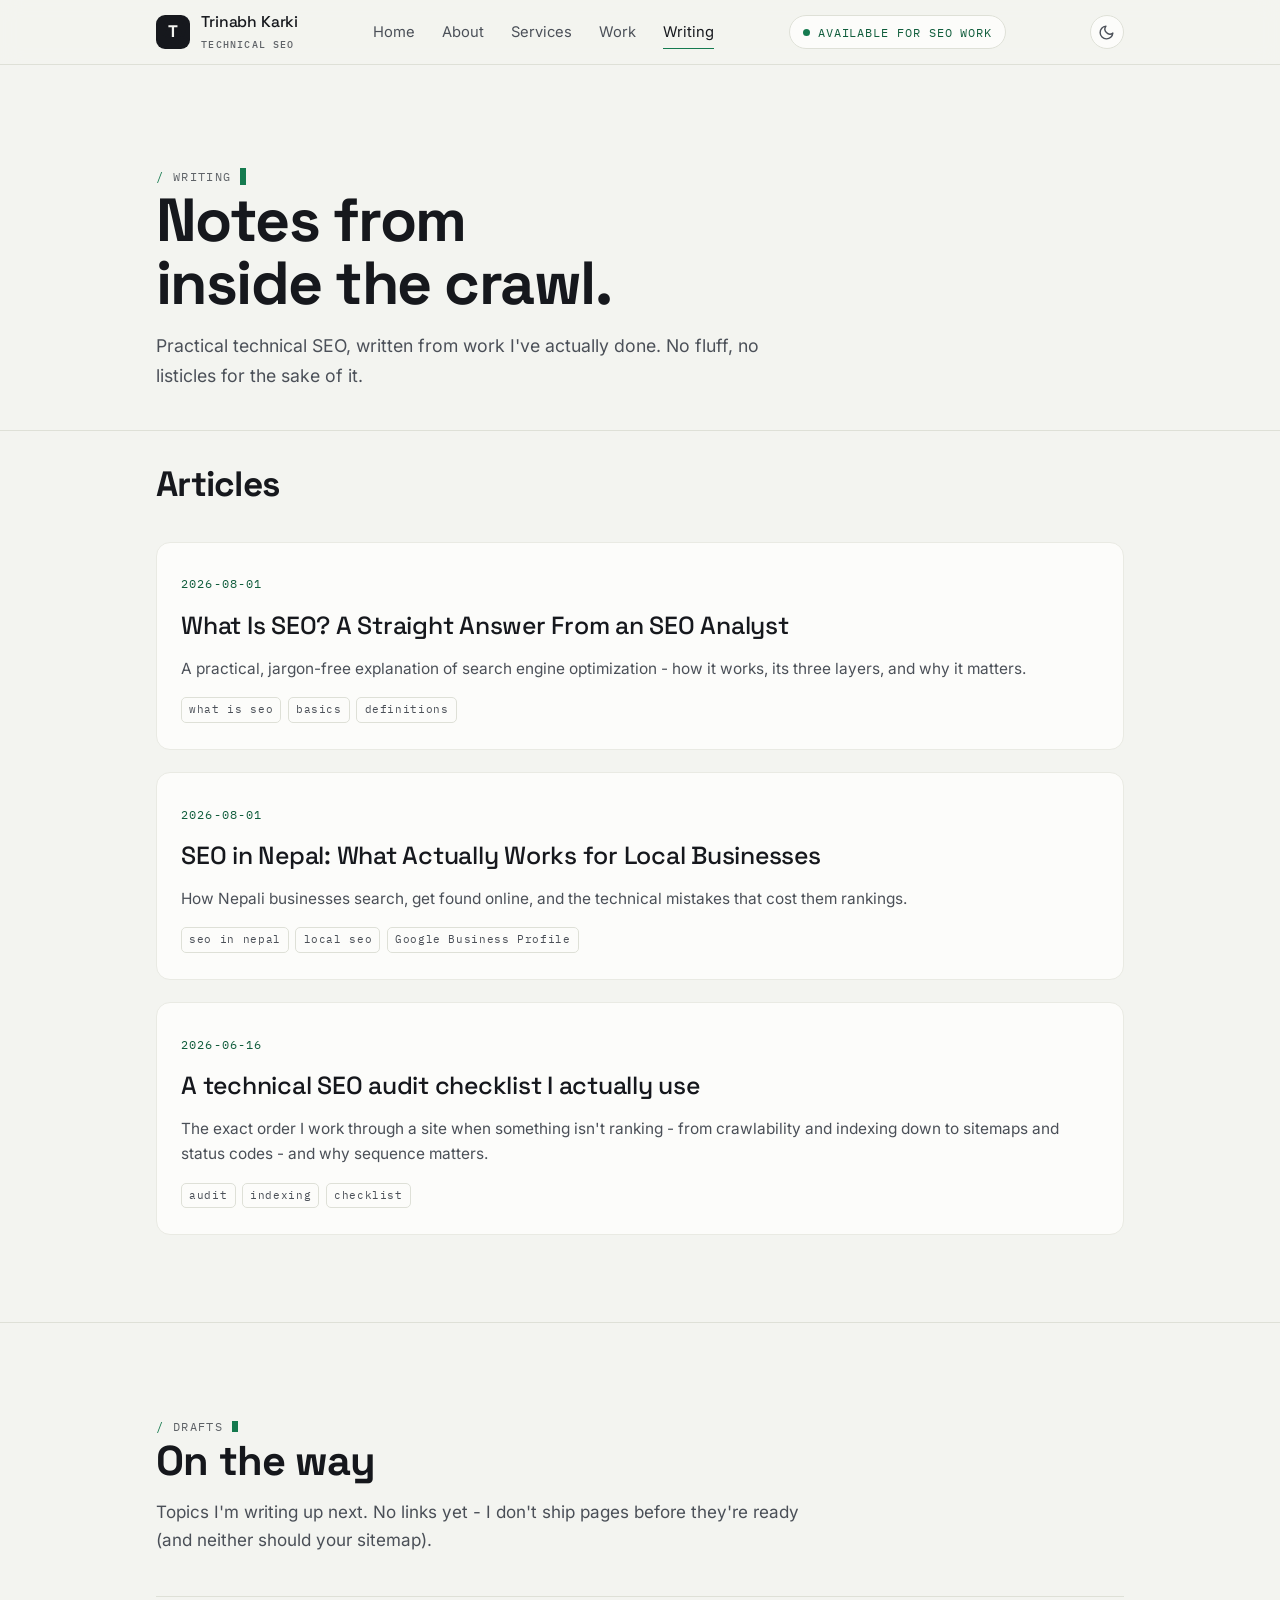
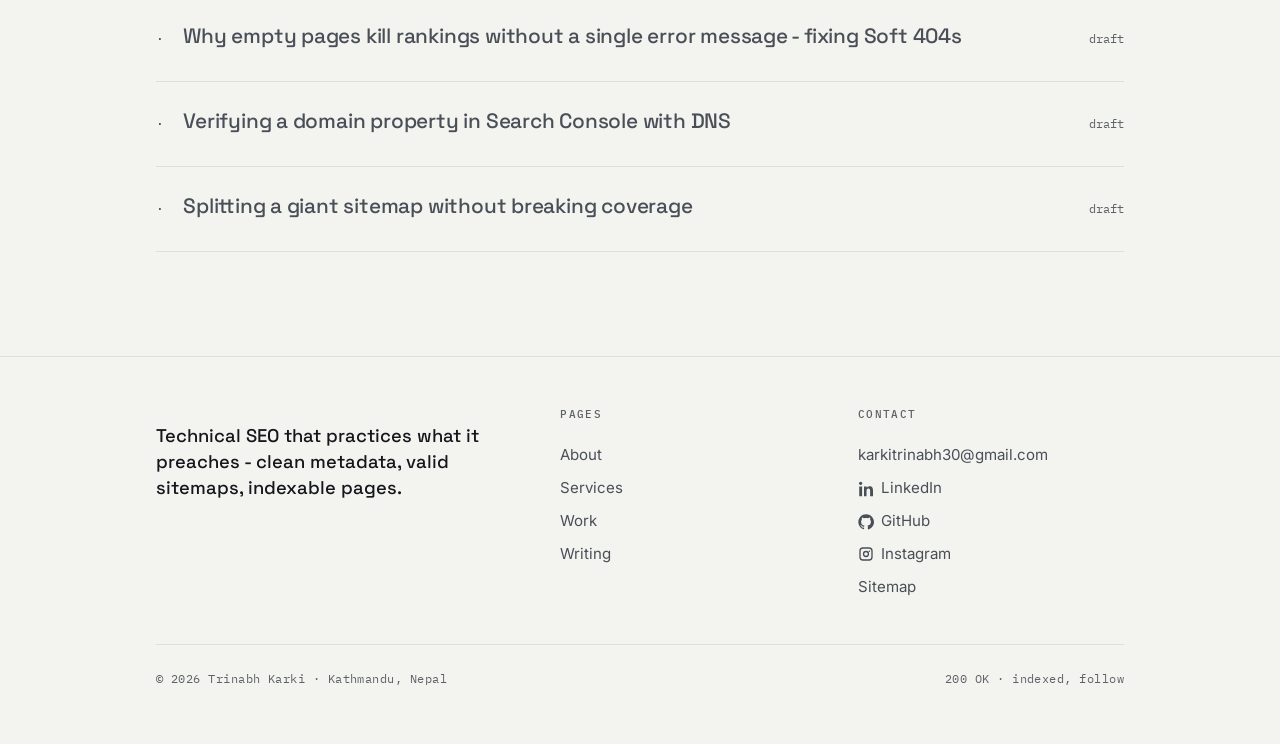
<file: blog/index.html>
<!DOCTYPE html>
<html lang="en">
<head>
<meta charset="UTF-8">
<script>(function(){var r=document.documentElement;r.classList.add('js');try{var t=localStorage.getItem('theme');if(t==='light'||t==='dark'){r.setAttribute('data-theme',t);}}catch(e){}})();</script>
<meta name="viewport" content="width=device-width, initial-scale=1">
<meta name="theme-color" content="#F3F4F0" media="(prefers-color-scheme: light)">
<meta name="theme-color" content="#0C0E12" media="(prefers-color-scheme: dark)">
<title>Technical SEO Blog & SEO in Nepal | Trinabh Karki</title>
<meta name="description" content="Practical technical SEO notes from Trinabh Karki on indexing, crawlability, sitemaps, redirects, Search Console and SEO for websites in Nepal.">
<link rel="canonical" href="https://trinabh.com.np/blog/">
<meta name="robots" content="index, follow">
<meta property="og:type" content="website">
<meta property="og:site_name" content="Trinabh Karki">
<meta property="og:title" content="Technical SEO Blog & SEO in Nepal | Trinabh Karki">
<meta property="og:description" content="Practical technical SEO notes from Trinabh Karki on indexing, crawlability, sitemaps, redirects, Search Console and SEO for websites in Nepal.">
<meta property="og:url" content="https://trinabh.com.np/blog/">
<meta property="og:image" content="https://trinabh.com.np/images/og-banner.png">
<meta property="og:image:width" content="1200">
<meta property="og:image:height" content="630">
<meta property="og:image:alt" content="Trinabh Karki - Technical SEO Analyst">
<meta property="og:locale" content="en_NP">
<meta name="twitter:card" content="summary_large_image">
<meta name="twitter:title" content="Technical SEO Blog & SEO in Nepal | Trinabh Karki">
<meta name="twitter:description" content="Practical technical SEO notes from Trinabh Karki on indexing, crawlability, sitemaps, redirects, Search Console and SEO for websites in Nepal.">
<meta name="twitter:image" content="https://trinabh.com.np/images/og-banner.png">
<meta name="twitter:image:alt" content="Trinabh Karki - Technical SEO Analyst">
<link rel="icon" href="/favicon.ico" sizes="any">
<link rel="icon" type="image/png" href="/favicon.png">
<link rel="preload" href="/fonts/space-grotesk.woff2" as="font" type="font/woff2" crossorigin>
<link rel="preload" href="/fonts/inter.woff2" as="font" type="font/woff2" crossorigin>
<link rel="preload" href="/fonts/ibm-plex-mono-400.woff2" as="font" type="font/woff2" crossorigin>
<link rel="stylesheet" href="/css/main.css">
<link rel="alternate" type="application/rss+xml" title="Trinabh Karki - Writing" href="/feed.xml">
<script type="application/ld+json">
{
  "@context": "https://schema.org",
  "@type": "BreadcrumbList",
  "itemListElement": [
    { "@type": "ListItem", "position": 1, "name": "Home", "item": "https://trinabh.com.np/" },
    { "@type": "ListItem", "position": 2, "name": "Writing", "item": "https://trinabh.com.np/blog/" }
  ]
}
</script>
<script type="application/ld+json">
{
  "@context": "https://schema.org",
  "@type": "Blog",
  "@id": "https://trinabh.com.np/blog/#blog",
  "url": "https://trinabh.com.np/blog/",
  "name": "Writing - Trinabh Karki",
  "description": "Practical technical SEO notes - indexing, crawlability, sitemaps, and SEO for businesses in Nepal.",
  "inLanguage": "en",
  "author": { "@id": "https://trinabh.com.np/#person" },
  "publisher": { "@id": "https://trinabh.com.np/#person" },
  "mainEntity": {
    "@type": "ItemList",
    "itemListElement": [
      {
        "@type": "ListItem",
        "position": 1,
        "url": "https://trinabh.com.np/blog/what-is-seo/",
        "item": {
          "@type": "BlogPosting",
          "@id": "https://trinabh.com.np/blog/what-is-seo/#article",
          "headline": "What Is SEO? A Straight Answer From an SEO Analyst",
          "url": "https://trinabh.com.np/blog/what-is-seo/",
          "datePublished": "2026-08-01",
          "author": { "@id": "https://trinabh.com.np/#person" }
        }
      },
      {
        "@type": "ListItem",
        "position": 2,
        "url": "https://trinabh.com.np/blog/seo-in-nepal/",
        "item": {
          "@type": "BlogPosting",
          "@id": "https://trinabh.com.np/blog/seo-in-nepal/#article",
          "headline": "SEO in Nepal: What Actually Works for Local Businesses",
          "url": "https://trinabh.com.np/blog/seo-in-nepal/",
          "datePublished": "2026-08-01",
          "author": { "@id": "https://trinabh.com.np/#person" }
        }
      },
      {
        "@type": "ListItem",
        "position": 3,
        "url": "https://trinabh.com.np/blog/technical-seo-audit-checklist/",
        "item": {
          "@type": "BlogPosting",
          "@id": "https://trinabh.com.np/blog/technical-seo-audit-checklist/#article",
          "headline": "A technical SEO audit checklist I actually use",
          "url": "https://trinabh.com.np/blog/technical-seo-audit-checklist/",
          "datePublished": "2026-06-16",
          "author": { "@id": "https://trinabh.com.np/#person" }
        }
      }
    ]
  }
}
</script>
</head>
<body>
<a class="skip-link" href="#main">Skip to content</a>
<div class="crawl-progress" aria-hidden="true"><div class="crawl-progress-bar"></div></div>

<header class="site-head">
  <div class="wrap head-inner">
    <a class="brand" href="/"><span class="brand-mark">T</span><span class="brand-name">Trinabh Karki<span>Technical SEO</span></span></a>
    <nav class="nav" id="primary-nav" aria-label="Primary">
      <a href="/">Home</a><a href="/about/">About</a><a href="/services/">Services</a><a href="/projects/">Work</a>
      <a href="/blog/" aria-current="page">Writing</a>
    </nav>
    <a class="head-cta" href="mailto:karkitrinabh30@gmail.com?subject=Technical%20SEO%20Help"><span class="dot"></span>available for SEO work</a>
    <button class="theme-toggle" aria-label="Toggle dark mode" aria-pressed="false">
      <svg class="icon-sun" viewBox="0 0 24 24" fill="none" stroke="currentColor" stroke-width="2" stroke-linecap="round" stroke-linejoin="round" aria-hidden="true"><circle cx="12" cy="12" r="4"></circle><path d="M12 2v2M12 20v2M4.93 4.93l1.41 1.41M17.66 17.66l1.41 1.41M2 12h2M20 12h2M6.34 17.66l-1.41 1.41M19.07 4.93l-1.41 1.41"></path></svg>
      <svg class="icon-moon" viewBox="0 0 24 24" fill="none" stroke="currentColor" stroke-width="2" stroke-linecap="round" stroke-linejoin="round" aria-hidden="true"><path d="M21 12.79A9 9 0 1 1 11.21 3 7 7 0 0 0 21 12.79z"></path></svg>
    </button>
    <button class="nav-toggle" aria-label="Menu" aria-controls="primary-nav" aria-expanded="false"><span></span><span></span><span></span></button>
  </div>
</header>

<main id="main">
  <section class="page-head">
    <div class="wrap">
      <p class="eyebrow"><span class="token"><span class="slash">/</span> writing</span></p>
      <h1>Notes from inside the crawl.</h1>
      <p>Practical technical SEO, written from work I've actually done. No fluff, no listicles for the sake of it.</p>
    </div>
  </section>

  <section class="section" style="padding-top:1.5rem">
    <div class="wrap">
      <h2 class="mt-0" style="font-family:var(--display); font-weight:700; font-size:clamp(1.6rem, 3.4vw, 2.2rem); margin-bottom:1.8rem; letter-spacing: -.02em;">Articles</h2>
      <div class="grid" style="gap:1.4rem">
        <a class="card reveal" href="/blog/what-is-seo/" style="display:block">
          <span class="num">2026-08-01</span>
          <h3 style="font-size:1.55rem; margin-top:.6rem">What Is SEO? A Straight Answer From an SEO Analyst</h3>
          <p>A practical, jargon-free explanation of search engine optimization - how it works, its three layers, and why it matters.</p>
          <div class="tags"><span class="tag">what is seo</span><span class="tag">basics</span><span class="tag">definitions</span></div>
        </a>
        <a class="card reveal" href="/blog/seo-in-nepal/" style="display:block">
          <span class="num">2026-08-01</span>
          <h3 style="font-size:1.55rem; margin-top:.6rem">SEO in Nepal: What Actually Works for Local Businesses</h3>
          <p>How Nepali businesses search, get found online, and the technical mistakes that cost them rankings.</p>
          <div class="tags"><span class="tag">seo in nepal</span><span class="tag">local seo</span><span class="tag">Google Business Profile</span></div>
        </a>
        <a class="card reveal" href="/blog/technical-seo-audit-checklist/" style="display:block">
          <span class="num">2026-06-16</span>
          <h3 style="font-size:1.55rem; margin-top:.6rem">A technical SEO audit checklist I actually use</h3>
          <p>The exact order I work through a site when something isn't ranking - from crawlability and indexing down to sitemaps and status codes - and why sequence matters.</p>
          <div class="tags"><span class="tag">audit</span><span class="tag">indexing</span><span class="tag">checklist</span></div>
        </a>
      </div>
    </div>
  </section>

  <section class="section">
    <div class="wrap">
      <div class="section-head reveal">
        <p class="eyebrow"><span class="token"><span class="slash">/</span> drafts</span></p>
        <h2>On the way</h2>
        <p>Topics I'm writing up next. No links yet - I don't ship pages before they're ready (and neither should your sitemap).</p>
      </div>
      <div class="rows reveal">
        <div class="row" style="cursor:default"><span class="row-no">·</span><span><h3 style="color:var(--ink-soft)">Why empty pages kill rankings without a single error message - fixing Soft 404s</h3></span><span class="row-meta">draft</span></div>
        <div class="row" style="cursor:default"><span class="row-no">·</span><span><h3 style="color:var(--ink-soft)">Verifying a domain property in Search Console with DNS</h3></span><span class="row-meta">draft</span></div>
        <div class="row" style="cursor:default"><span class="row-no">·</span><span><h3 style="color:var(--ink-soft)">Splitting a giant sitemap without breaking coverage</h3></span><span class="row-meta">draft</span></div>
      </div>
    </div>
  </section>
</main>

<footer class="site-foot">
  <div class="wrap">
    <div class="foot-grid">
      <div><p class="foot-lead">Technical SEO that practices what it preaches - clean metadata, valid sitemaps, indexable pages.</p></div>
      <div><h3>Pages</h3><a href="/about/">About</a><a href="/services/">Services</a><a href="/projects/">Work</a><a href="/blog/">Writing</a></div>
      <div><h3>Contact</h3><a href="mailto:karkitrinabh30@gmail.com">karkitrinabh30@gmail.com</a><a class="social-link" href="https://www.linkedin.com/in/trinabhkarki/" target="_blank" rel="noopener noreferrer" aria-label="LinkedIn profile"><svg viewBox="-1.5 0 24 24" aria-hidden="true"><path d="M4.98 3.5C4.98 4.88 3.86 6 2.5 6S0 4.88 0 3.5 1.12 1 2.5 1s2.48 1.12 2.48 2.5ZM.35 8.1h4.3V23H.35V8.1Zm7.15 0h4.12v2.03h.06c.57-1.08 1.98-2.22 4.07-2.22C20.1 7.91 21 10.77 21 14.49V23h-4.3v-7.54c0-1.8-.03-4.12-2.51-4.12-2.51 0-2.9 1.96-2.9 3.99V23H7.5V8.1Z"/></svg><span>LinkedIn</span></a><a class="social-link" href="https://github.com/trinabhk" target="_blank" rel="noopener noreferrer" aria-label="GitHub profile"><svg viewBox="0 0 24 24" aria-hidden="true"><path d="M12 .5C5.73.5.5 5.73.5 12c0 5.09 3.29 9.39 7.86 10.91.57.1.79-.25.79-.55 0-.27-.01-1.13-.02-2.05-3.2.7-3.88-1.35-3.88-1.35-.53-1.34-1.29-1.7-1.29-1.7-1.05-.72.08-.71.08-.71 1.17.08 1.78 1.2 1.78 1.2 1.04 1.78 2.73 1.27 3.4.97.1-.75.4-1.27.73-1.56-2.55-.29-5.23-1.28-5.23-5.68 0-1.25.45-2.28 1.18-3.08-.12-.29-.51-1.46.11-3.04 0 0 .96-.31 3.15 1.18.91-.25 1.89-.38 2.86-.38.97 0 1.95.13 2.86.38 2.18-1.49 3.14-1.18 3.14-1.18.63 1.58.23 2.75.11 3.04.74.8 1.18 1.83 1.18 3.08 0 4.41-2.69 5.39-5.25 5.67.41.36.78 1.08.78 2.17 0 1.57-.01 2.83-.01 3.22 0 .3.21.66.79.55C20.71 21.39 24 17.09 24 12c0-6.27-5.23-11.5-12-11.5Z"/></svg><span>GitHub</span></a><a class="social-link" href="https://www.instagram.com/trinabhkarki_/" target="_blank" rel="noopener noreferrer" aria-label="Instagram profile"><svg viewBox="0 0 24 24" aria-hidden="true"><path d="M7.5 2h9A5.5 5.5 0 0 1 22 7.5v9A5.5 5.5 0 0 1 16.5 22h-9A5.5 5.5 0 0 1 2 16.5v-9A5.5 5.5 0 0 1 7.5 2Zm0 2A3.5 3.5 0 0 0 4 7.5v9A3.5 3.5 0 0 0 7.5 20h9a3.5 3.5 0 0 0 3.5-3.5v-9A3.5 3.5 0 0 0 16.5 4h-9Zm4.5 3.3A4.7 4.7 0 1 1 12 16.7a4.7 4.7 0 0 1 0-9.4Zm0 2A2.7 2.7 0 1 0 12 14.7a2.7 2.7 0 0 0 0-5.4Zm5.1-2.65a1.1 1.1 0 1 1-1.1 1.1 1.1 1.1 0 0 1 1.1-1.1Z"/></svg><span>Instagram</span></a><a href="/sitemap.xml">Sitemap</a></div>
    </div>
    <div class="foot-base"><span>© 2026 Trinabh Karki · Kathmandu, Nepal</span><span>200 OK · indexed, follow</span></div>
  </div>
</footer>

<script src="/js/site.js"></script>
</body>
</html>
</file>
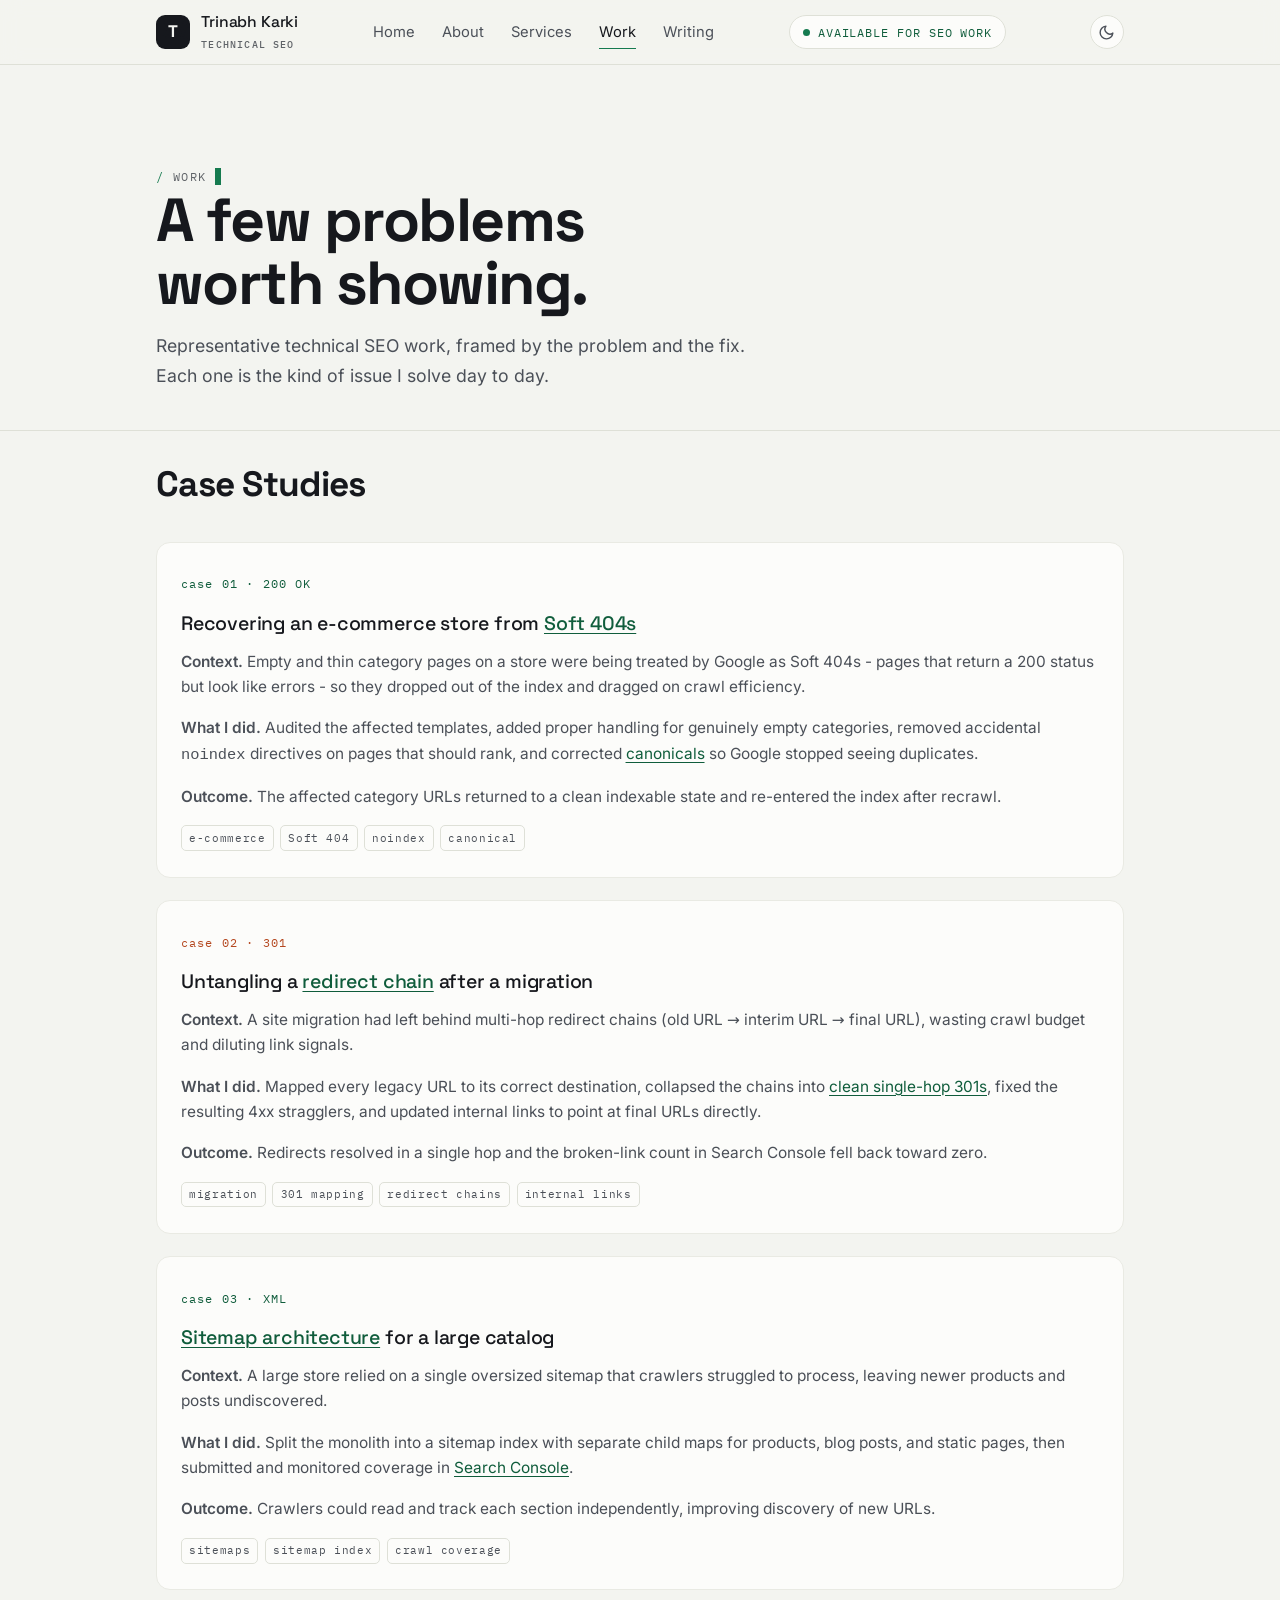
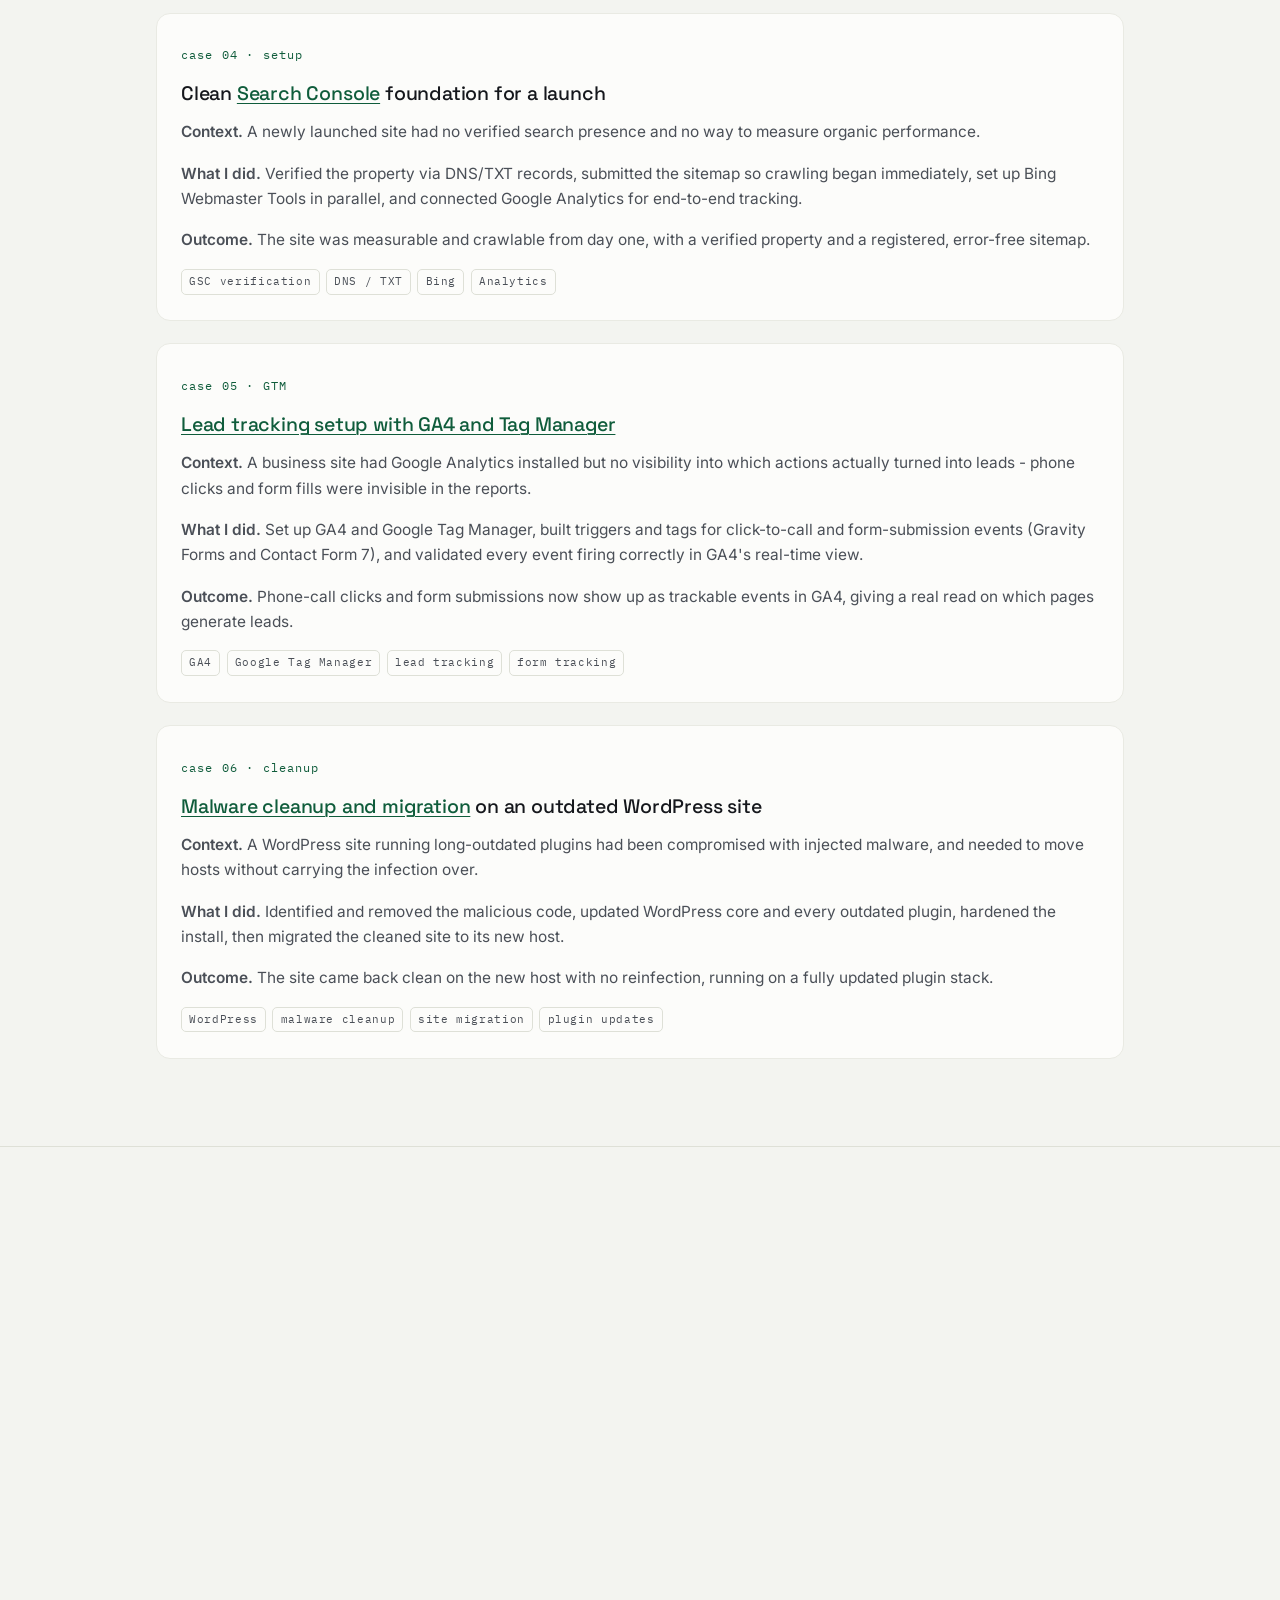
<file: projects/index.html>
<!DOCTYPE html>
<html lang="en">
<head>
<meta charset="UTF-8">
<script>(function(){var r=document.documentElement;r.classList.add('js');try{var t=localStorage.getItem('theme');if(t==='light'||t==='dark'){r.setAttribute('data-theme',t);}}catch(e){}})();</script>
<meta name="viewport" content="width=device-width, initial-scale=1">
<meta name="theme-color" content="#F3F4F0" media="(prefers-color-scheme: light)">
<meta name="theme-color" content="#0C0E12" media="(prefers-color-scheme: dark)">
<title>Technical SEO Case Studies & Work | Trinabh Karki</title>
<meta name="description" content="Technical SEO work covering Soft 404 recovery, redirect cleanup, XML sitemap architecture, Search Console setup, analytics tracking and website migrations.">
<link rel="canonical" href="https://trinabh.com.np/projects/">
<meta name="robots" content="index, follow">
<meta property="og:type" content="website">
<meta property="og:site_name" content="Trinabh Karki">
<meta property="og:title" content="Technical SEO Case Studies & Work | Trinabh Karki">
<meta property="og:description" content="Technical SEO work covering Soft 404 recovery, redirect cleanup, XML sitemap architecture, Search Console setup, analytics tracking and website migrations.">
<meta property="og:url" content="https://trinabh.com.np/projects/">
<meta property="og:image" content="https://trinabh.com.np/images/og-banner.png">
<meta property="og:image:width" content="1200">
<meta property="og:image:height" content="630">
<meta property="og:image:alt" content="Trinabh Karki - Technical SEO Analyst">
<meta property="og:locale" content="en_NP">
<meta name="twitter:card" content="summary_large_image">
<meta name="twitter:title" content="Technical SEO Case Studies & Work | Trinabh Karki">
<meta name="twitter:description" content="Technical SEO work covering Soft 404 recovery, redirect cleanup, XML sitemap architecture, Search Console setup, analytics tracking and website migrations.">
<meta name="twitter:image" content="https://trinabh.com.np/images/og-banner.png">
<meta name="twitter:image:alt" content="Trinabh Karki - Technical SEO Analyst">
<link rel="icon" href="/favicon.ico" sizes="any">
<link rel="icon" type="image/png" href="/favicon.png">
<link rel="preload" href="/fonts/space-grotesk.woff2" as="font" type="font/woff2" crossorigin>
<link rel="preload" href="/fonts/inter.woff2" as="font" type="font/woff2" crossorigin>
<link rel="preload" href="/fonts/ibm-plex-mono-400.woff2" as="font" type="font/woff2" crossorigin>
<link rel="stylesheet" href="/css/main.css">
<link rel="alternate" type="application/rss+xml" title="Trinabh Karki - Writing" href="/feed.xml">
<script type="application/ld+json">
{
  "@context": "https://schema.org",
  "@graph": [
    {
      "@type": "BreadcrumbList",
      "itemListElement": [
        {
          "@type": "ListItem",
          "position": 1,
          "name": "Home",
          "item": "https://trinabh.com.np/"
        },
        {
          "@type": "ListItem",
          "position": 2,
          "name": "Work",
          "item": "https://trinabh.com.np/projects/"
        }
      ]
    },
    {
      "@type": "ItemList",
      "@id": "https://trinabh.com.np/projects/#case-studies",
      "url": "https://trinabh.com.np/projects/",
      "name": "Technical SEO case studies",
      "itemListOrder": "https://schema.org/ItemListOrderAscending",
      "numberOfItems": 6,
      "itemListElement": [
        {
          "@type": "ListItem",
          "position": 1,
          "item": {
            "@type": "CreativeWork",
            "@id": "https://trinabh.com.np/projects/#soft-404",
            "url": "https://trinabh.com.np/projects/#soft-404",
            "name": "Recovering an e-commerce store from Soft 404s",
            "description": "The affected category URLs returned to a clean indexable state and re-entered the index after recrawl.",
            "keywords": "e-commerce, Soft 404, noindex, canonical",
            "author": {
              "@id": "https://trinabh.com.np/#person"
            }
          }
        },
        {
          "@type": "ListItem",
          "position": 2,
          "item": {
            "@type": "CreativeWork",
            "@id": "https://trinabh.com.np/projects/#redirect-chain",
            "url": "https://trinabh.com.np/projects/#redirect-chain",
            "name": "Untangling a redirect chain after a migration",
            "description": "Redirects resolved in a single hop and the broken-link count in Search Console fell back toward zero.",
            "keywords": "migration, 301 mapping, redirect chains, internal links",
            "author": {
              "@id": "https://trinabh.com.np/#person"
            }
          }
        },
        {
          "@type": "ListItem",
          "position": 3,
          "item": {
            "@type": "CreativeWork",
            "@id": "https://trinabh.com.np/projects/#sitemap-architecture",
            "url": "https://trinabh.com.np/projects/#sitemap-architecture",
            "name": "Sitemap architecture for a large catalog",
            "description": "Crawlers could read and track each section independently, improving discovery of new URLs.",
            "keywords": "sitemaps, sitemap index, crawl coverage",
            "author": {
              "@id": "https://trinabh.com.np/#person"
            }
          }
        },
        {
          "@type": "ListItem",
          "position": 4,
          "item": {
            "@type": "CreativeWork",
            "@id": "https://trinabh.com.np/projects/#search-console-launch",
            "url": "https://trinabh.com.np/projects/#search-console-launch",
            "name": "Clean Search Console foundation for a launch",
            "description": "The site was measurable and crawlable from day one, with a verified property and a registered, error-free sitemap.",
            "keywords": "GSC verification, DNS / TXT, Bing, Analytics",
            "author": {
              "@id": "https://trinabh.com.np/#person"
            }
          }
        },
        {
          "@type": "ListItem",
          "position": 5,
          "item": {
            "@type": "CreativeWork",
            "@id": "https://trinabh.com.np/projects/#ga4-lead-tracking",
            "url": "https://trinabh.com.np/projects/#ga4-lead-tracking",
            "name": "Lead tracking setup with GA4 and Tag Manager",
            "description": "Phone-call clicks and form submissions now show up as trackable events in GA4, giving a real read on which pages generate leads.",
            "keywords": "GA4, Google Tag Manager, lead tracking, form tracking",
            "author": {
              "@id": "https://trinabh.com.np/#person"
            }
          }
        },
        {
          "@type": "ListItem",
          "position": 6,
          "item": {
            "@type": "CreativeWork",
            "@id": "https://trinabh.com.np/projects/#wordpress-malware",
            "url": "https://trinabh.com.np/projects/#wordpress-malware",
            "name": "Malware cleanup and migration on an outdated WordPress site",
            "description": "The site came back clean on the new host with no reinfection, running on a fully updated plugin stack.",
            "keywords": "WordPress, malware cleanup, site migration, plugin updates",
            "author": {
              "@id": "https://trinabh.com.np/#person"
            }
          }
        }
      ]
    }
  ]
}
</script>
</head>
<body>
<a class="skip-link" href="#main">Skip to content</a>
<div class="crawl-progress" aria-hidden="true"><div class="crawl-progress-bar"></div></div>

<header class="site-head">
  <div class="wrap head-inner">
    <a class="brand" href="/"><span class="brand-mark">T</span><span class="brand-name">Trinabh Karki<span>Technical SEO</span></span></a>
    <nav class="nav" id="primary-nav" aria-label="Primary">
      <a href="/">Home</a><a href="/about/">About</a><a href="/services/">Services</a>
      <a href="/projects/" aria-current="page">Work</a><a href="/blog/">Writing</a>
    </nav>
    <a class="head-cta" href="mailto:karkitrinabh30@gmail.com?subject=Technical%20SEO%20Help"><span class="dot"></span>available for SEO work</a>
    <button class="theme-toggle" aria-label="Toggle dark mode" aria-pressed="false">
      <svg class="icon-sun" viewBox="0 0 24 24" fill="none" stroke="currentColor" stroke-width="2" stroke-linecap="round" stroke-linejoin="round" aria-hidden="true"><circle cx="12" cy="12" r="4"></circle><path d="M12 2v2M12 20v2M4.93 4.93l1.41 1.41M17.66 17.66l1.41 1.41M2 12h2M20 12h2M6.34 17.66l-1.41 1.41M19.07 4.93l-1.41 1.41"></path></svg>
      <svg class="icon-moon" viewBox="0 0 24 24" fill="none" stroke="currentColor" stroke-width="2" stroke-linecap="round" stroke-linejoin="round" aria-hidden="true"><path d="M21 12.79A9 9 0 1 1 11.21 3 7 7 0 0 0 21 12.79z"></path></svg>
    </button>
    <button class="nav-toggle" aria-label="Menu" aria-controls="primary-nav" aria-expanded="false"><span></span><span></span><span></span></button>
  </div>
</header>

<main id="main">
  <section class="page-head">
    <div class="wrap">
      <p class="eyebrow"><span class="token"><span class="slash">/</span> work</span></p>
      <h1>A few problems worth showing.</h1>
      <p>Representative technical SEO work, framed by the problem and the fix. Each one is the kind of issue I solve day to day.</p>
    </div>
  </section>

  <section class="section" style="padding-top:1.5rem">
    <div class="wrap">
      <h2 class="mt-0" style="font-family:var(--display); font-weight:700; font-size:clamp(1.6rem, 3.4vw, 2.2rem); margin-bottom:1.8rem; letter-spacing: -.02em;">Case Studies</h2>
      <div class="grid" style="gap:1.4rem">

        <article class="card reveal" id="soft-404">
          <span class="num" data-status="200">case 01 · 200 OK</span>
          <h3>Recovering an e-commerce store from <a href="/services/#crawl-repair">Soft 404s</a></h3>
          <p style="margin-bottom:1rem"><strong>Context.</strong> Empty and thin category pages on a store were being treated by Google as Soft 404s - pages that return a 200 status but look like errors - so they dropped out of the index and dragged on crawl efficiency.</p>
          <p style="margin-bottom:1rem"><strong>What I did.</strong> Audited the affected templates, added proper handling for genuinely empty categories, removed accidental <code>noindex</code> directives on pages that should rank, and corrected <a href="/blog/technical-seo-audit-checklist/">canonicals</a> so Google stopped seeing duplicates.</p>
          <p><strong>Outcome.</strong> The affected category URLs returned to a clean indexable state and re-entered the index after recrawl.</p>
          <div class="tags"><span class="tag">e-commerce</span><span class="tag">Soft 404</span><span class="tag">noindex</span><span class="tag">canonical</span></div>
        </article>

        <article class="card reveal" id="redirect-chain">
          <span class="num" data-status="301">case 02 · 301</span>
          <h3>Untangling a <a href="/services/#redirects">redirect chain</a> after a migration</h3>
          <p style="margin-bottom:1rem"><strong>Context.</strong> A site migration had left behind multi-hop redirect chains (old URL → interim URL → final URL), wasting crawl budget and diluting link signals.</p>
          <p style="margin-bottom:1rem"><strong>What I did.</strong> Mapped every legacy URL to its correct destination, collapsed the chains into <a href="/blog/technical-seo-audit-checklist/">clean single-hop 301s</a>, fixed the resulting 4xx stragglers, and updated internal links to point at final URLs directly.</p>
          <p><strong>Outcome.</strong> Redirects resolved in a single hop and the broken-link count in Search Console fell back toward zero.</p>
          <div class="tags"><span class="tag">migration</span><span class="tag">301 mapping</span><span class="tag">redirect chains</span><span class="tag">internal links</span></div>
        </article>

        <article class="card reveal" id="sitemap-architecture">
          <span class="num">case 03 · XML</span>
          <h3><a href="/services/#sitemaps">Sitemap architecture</a> for a large catalog</h3>
          <p style="margin-bottom:1rem"><strong>Context.</strong> A large store relied on a single oversized sitemap that crawlers struggled to process, leaving newer products and posts undiscovered.</p>
          <p style="margin-bottom:1rem"><strong>What I did.</strong> Split the monolith into a sitemap index with separate child maps for products, blog posts, and static pages, then submitted and monitored coverage in <a href="/services/#search-console">Search Console</a>.</p>
          <p><strong>Outcome.</strong> Crawlers could read and track each section independently, improving discovery of new URLs.</p>
          <div class="tags"><span class="tag">sitemaps</span><span class="tag">sitemap index</span><span class="tag">crawl coverage</span></div>
        </article>

        <article class="card reveal" id="search-console-launch">
          <span class="num">case 04 · setup</span>
          <h3>Clean <a href="/services/#search-console">Search Console</a> foundation for a launch</h3>
          <p style="margin-bottom:1rem"><strong>Context.</strong> A newly launched site had no verified search presence and no way to measure organic performance.</p>
          <p style="margin-bottom:1rem"><strong>What I did.</strong> Verified the property via DNS/TXT records, submitted the sitemap so crawling began immediately, set up Bing Webmaster Tools in parallel, and connected Google Analytics for end-to-end tracking.</p>
          <p><strong>Outcome.</strong> The site was measurable and crawlable from day one, with a verified property and a registered, error-free sitemap.</p>
          <div class="tags"><span class="tag">GSC verification</span><span class="tag">DNS / TXT</span><span class="tag">Bing</span><span class="tag">Analytics</span></div>
        </article>

        <article class="card reveal" id="ga4-lead-tracking">
          <span class="num">case 05 · GTM</span>
          <h3><a href="/services/#analytics">Lead tracking setup with GA4 and Tag Manager</a></h3>
          <p style="margin-bottom:1rem"><strong>Context.</strong> A business site had Google Analytics installed but no visibility into which actions actually turned into leads - phone clicks and form fills were invisible in the reports.</p>
          <p style="margin-bottom:1rem"><strong>What I did.</strong> Set up GA4 and Google Tag Manager, built triggers and tags for click-to-call and form-submission events (Gravity Forms and Contact Form 7), and validated every event firing correctly in GA4's real-time view.</p>
          <p><strong>Outcome.</strong> Phone-call clicks and form submissions now show up as trackable events in GA4, giving a real read on which pages generate leads.</p>
          <div class="tags"><span class="tag">GA4</span><span class="tag">Google Tag Manager</span><span class="tag">lead tracking</span><span class="tag">form tracking</span></div>
        </article>

        <article class="card reveal" id="wordpress-malware">
          <span class="num">case 06 · cleanup</span>
          <h3><a href="/services/#migrations">Malware cleanup and migration</a> on an outdated WordPress site</h3>
          <p style="margin-bottom:1rem"><strong>Context.</strong> A WordPress site running long-outdated plugins had been compromised with injected malware, and needed to move hosts without carrying the infection over.</p>
          <p style="margin-bottom:1rem"><strong>What I did.</strong> Identified and removed the malicious code, updated WordPress core and every outdated plugin, hardened the install, then migrated the cleaned site to its new host.</p>
          <p><strong>Outcome.</strong> The site came back clean on the new host with no reinfection, running on a fully updated plugin stack.</p>
          <div class="tags"><span class="tag">WordPress</span><span class="tag">malware cleanup</span><span class="tag">site migration</span><span class="tag">plugin updates</span></div>
        </article>

      </div>
    </div>
  </section>

  <section class="section">
    <div class="wrap">
      <div class="band reveal">
        <div>
          <h2>Your site could be the next case study.</h2>
          <p>If something technical is holding your rankings back, send it over - I'll tell you what I'd do first.</p>
        </div>
        <a class="btn btn-primary" href="mailto:karkitrinabh30@gmail.com?subject=Technical%20SEO%20Case%20Study%20Request">Request a similar fix <span class="arrow">↗</span></a>
      </div>
    </div>
  </section>
</main>

<footer class="site-foot">
  <div class="wrap">
    <div class="foot-grid">
      <div><p class="foot-lead">Technical SEO that practices what it preaches - clean metadata, valid sitemaps, indexable pages.</p></div>
      <div><h3>Pages</h3><a href="/about/">About</a><a href="/services/">Services</a><a href="/projects/">Work</a><a href="/blog/">Writing</a></div>
      <div><h3>Contact</h3><a href="mailto:karkitrinabh30@gmail.com">karkitrinabh30@gmail.com</a><a class="social-link" href="https://www.linkedin.com/in/trinabhkarki/" target="_blank" rel="noopener noreferrer" aria-label="LinkedIn profile"><svg viewBox="-1.5 0 24 24" aria-hidden="true"><path d="M4.98 3.5C4.98 4.88 3.86 6 2.5 6S0 4.88 0 3.5 1.12 1 2.5 1s2.48 1.12 2.48 2.5ZM.35 8.1h4.3V23H.35V8.1Zm7.15 0h4.12v2.03h.06c.57-1.08 1.98-2.22 4.07-2.22C20.1 7.91 21 10.77 21 14.49V23h-4.3v-7.54c0-1.8-.03-4.12-2.51-4.12-2.51 0-2.9 1.96-2.9 3.99V23H7.5V8.1Z"/></svg><span>LinkedIn</span></a><a class="social-link" href="https://github.com/trinabhk" target="_blank" rel="noopener noreferrer" aria-label="GitHub profile"><svg viewBox="0 0 24 24" aria-hidden="true"><path d="M12 .5C5.73.5.5 5.73.5 12c0 5.09 3.29 9.39 7.86 10.91.57.1.79-.25.79-.55 0-.27-.01-1.13-.02-2.05-3.2.7-3.88-1.35-3.88-1.35-.53-1.34-1.29-1.7-1.29-1.7-1.05-.72.08-.71.08-.71 1.17.08 1.78 1.2 1.78 1.2 1.04 1.78 2.73 1.27 3.4.97.1-.75.4-1.27.73-1.56-2.55-.29-5.23-1.28-5.23-5.68 0-1.25.45-2.28 1.18-3.08-.12-.29-.51-1.46.11-3.04 0 0 .96-.31 3.15 1.18.91-.25 1.89-.38 2.86-.38.97 0 1.95.13 2.86.38 2.18-1.49 3.14-1.18 3.14-1.18.63 1.58.23 2.75.11 3.04.74.8 1.18 1.83 1.18 3.08 0 4.41-2.69 5.39-5.25 5.67.41.36.78 1.08.78 2.17 0 1.57-.01 2.83-.01 3.22 0 .3.21.66.79.55C20.71 21.39 24 17.09 24 12c0-6.27-5.23-11.5-12-11.5Z"/></svg><span>GitHub</span></a><a class="social-link" href="https://www.instagram.com/trinabhkarki_/" target="_blank" rel="noopener noreferrer" aria-label="Instagram profile"><svg viewBox="0 0 24 24" aria-hidden="true"><path d="M7.5 2h9A5.5 5.5 0 0 1 22 7.5v9A5.5 5.5 0 0 1 16.5 22h-9A5.5 5.5 0 0 1 2 16.5v-9A5.5 5.5 0 0 1 7.5 2Zm0 2A3.5 3.5 0 0 0 4 7.5v9A3.5 3.5 0 0 0 7.5 20h9a3.5 3.5 0 0 0 3.5-3.5v-9A3.5 3.5 0 0 0 16.5 4h-9Zm4.5 3.3A4.7 4.7 0 1 1 12 16.7a4.7 4.7 0 0 1 0-9.4Zm0 2A2.7 2.7 0 1 0 12 14.7a2.7 2.7 0 0 0 0-5.4Zm5.1-2.65a1.1 1.1 0 1 1-1.1 1.1 1.1 1.1 0 0 1 1.1-1.1Z"/></svg><span>Instagram</span></a><a href="/sitemap.xml">Sitemap</a></div>
    </div>
    <div class="foot-base"><span>© 2026 Trinabh Karki · Kathmandu, Nepal</span><span>200 OK · indexed, follow</span></div>
  </div>
</footer>

<script src="/js/site.js"></script>
</body>
</html>
</file>
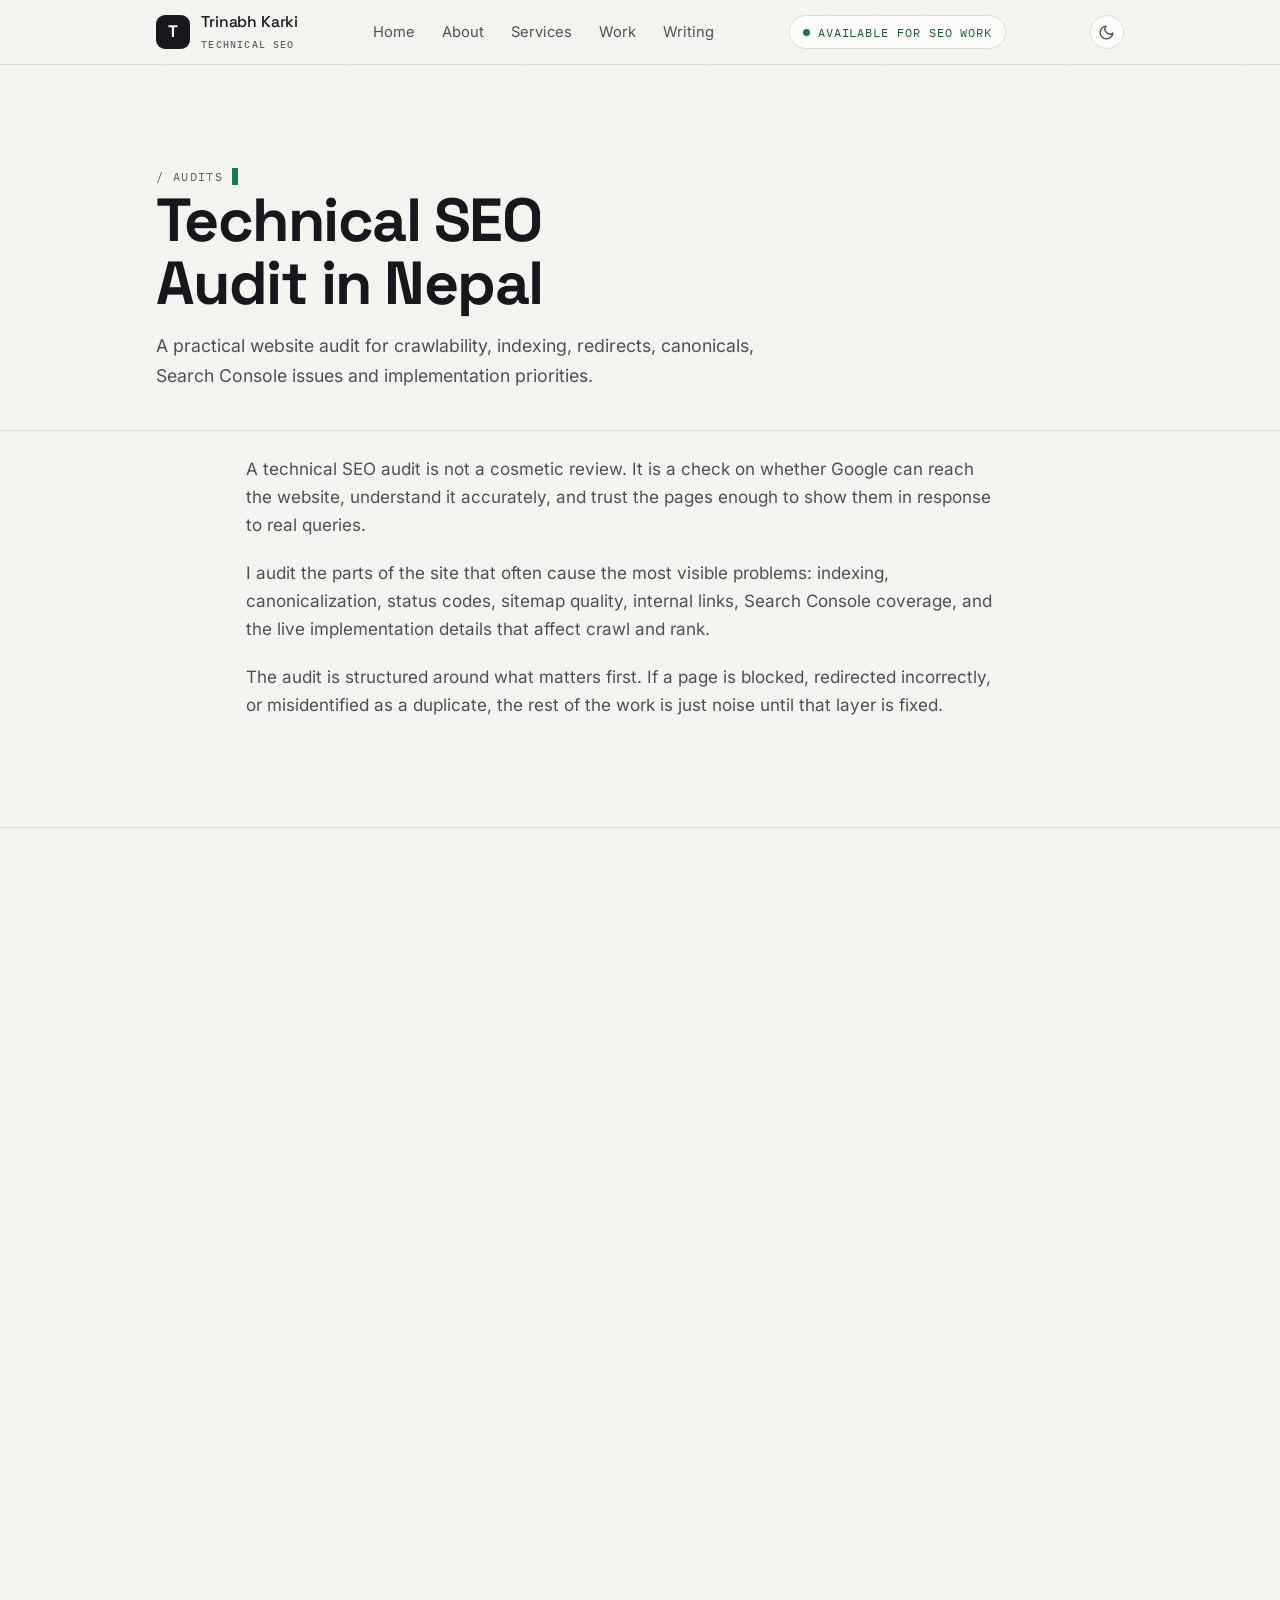
<file: seo-audit-nepal/index.html>
<!DOCTYPE html>
<html lang="en">
<head>
<meta charset="UTF-8">
<script>(function(){var r=document.documentElement;r.classList.add('js');try{var t=localStorage.getItem('theme');if(t==='light'||t==='dark'){r.setAttribute('data-theme',t);}}catch(e){}})();</script>
<meta name="viewport" content="width=device-width, initial-scale=1">
<meta name="theme-color" content="#F3F4F0" media="(prefers-color-scheme: light)">
<meta name="theme-color" content="#0C0E12" media="(prefers-color-scheme: dark)">
<title>SEO Audit Nepal | Technical Website Audit — Trinabh Karki</title>
<meta name="description" content="Technical SEO audits in Nepal covering crawlability, indexing, canonicals, redirects, sitemaps, internal links, Search Console issues and implementation priorities.">
<link rel="canonical" href="https://trinabh.com.np/seo-audit-nepal/">
<meta name="robots" content="index, follow">
<meta property="og:type" content="website">
<meta property="og:site_name" content="Trinabh Karki">
<meta property="og:title" content="SEO Audit Nepal | Technical Website Audit — Trinabh Karki">
<meta property="og:description" content="Technical SEO audits in Nepal covering crawlability, indexing, canonicals, redirects, sitemaps and Search Console issues.">
<meta property="og:url" content="https://trinabh.com.np/seo-audit-nepal/">
<meta property="og:image" content="https://trinabh.com.np/images/og-banner.png">
<meta property="og:image:width" content="1200">
<meta property="og:image:height" content="630">
<meta property="og:image:alt" content="Trinabh Karki - Technical SEO Analyst">
<meta property="og:locale" content="en_NP">
<meta name="twitter:card" content="summary_large_image">
<meta name="twitter:title" content="SEO Audit Nepal | Technical Website Audit — Trinabh Karki">
<meta name="twitter:description" content="Technical SEO audits in Nepal covering crawlability, indexing, canonicals, redirects, sitemaps and Search Console issues.">
<meta name="twitter:image" content="https://trinabh.com.np/images/og-banner.png">
<meta name="twitter:image:alt" content="Trinabh Karki - Technical SEO Analyst">
<link rel="icon" href="/favicon.ico" sizes="any">
<link rel="icon" type="image/png" href="/favicon.png">
<link rel="preload" href="/fonts/space-grotesk.woff2" as="font" type="font/woff2" crossorigin>
<link rel="preload" href="/fonts/inter.woff2" as="font" type="font/woff2" crossorigin>
<link rel="preload" href="/fonts/ibm-plex-mono-400.woff2" as="font" type="font/woff2" crossorigin>
<link rel="stylesheet" href="/css/main.css">
<link rel="alternate" type="application/rss+xml" title="Trinabh Karki - Writing" href="/feed.xml">
<script type="application/ld+json">
{
  "@context": "https://schema.org",
  "@graph": [
    {
      "@type": "Service",
      "@id": "https://trinabh.com.np/seo-audit-nepal/#service",
      "name": "SEO Audit Nepal",
      "provider": { "@id": "https://trinabh.com.np/#person" },
      "areaServed": "Nepal",
      "serviceType": "Technical SEO Audit",
      "url": "https://trinabh.com.np/seo-audit-nepal/",
      "description": "Technical SEO audits in Nepal covering crawlability, indexing, canonicals, redirects, sitemaps, internal links, Search Console issues and implementation priorities."
    },
    {
      "@type": "BreadcrumbList",
      "itemListElement": [
        { "@type": "ListItem", "position": 1, "name": "Home", "item": "https://trinabh.com.np/" },
        { "@type": "ListItem", "position": 2, "name": "Services", "item": "https://trinabh.com.np/services/" },
        { "@type": "ListItem", "position": 3, "name": "SEO Audit Nepal", "item": "https://trinabh.com.np/seo-audit-nepal/" }
      ]
    }
  ]
}
</script>
</head>
<body>
<a class="skip-link" href="#main">Skip to content</a>
<div class="crawl-progress" aria-hidden="true"><div class="crawl-progress-bar"></div></div>

<header class="site-head">
  <div class="wrap head-inner">
    <a class="brand" href="/"><span class="brand-mark">T</span><span class="brand-name">Trinabh Karki<span>Technical SEO</span></span></a>
    <nav class="nav" id="primary-nav" aria-label="Primary">
      <a href="/">Home</a>
      <a href="/about/">About</a>
      <a href="/services/">Services</a>
      <a href="/projects/">Work</a>
      <a href="/blog/">Writing</a>
    </nav>
    <a class="head-cta" href="mailto:karkitrinabh30@gmail.com?subject=Technical%20SEO%20Help"><span class="dot"></span>available for SEO work</a>
    <button class="theme-toggle" aria-label="Toggle dark mode" aria-pressed="false">
      <svg class="icon-sun" viewBox="0 0 24 24" fill="none" stroke="currentColor" stroke-width="2" stroke-linecap="round" stroke-linejoin="round" aria-hidden="true"><circle cx="12" cy="12" r="4"></circle><path d="M12 2v2M12 20v2M4.93 4.93l1.41 1.41M17.66 17.66l1.41 1.41M2 12h2M20 12h2M6.34 17.66l-1.41 1.41M19.07 4.93l-1.41 1.41"></path></svg>
      <svg class="icon-moon" viewBox="0 0 24 24" fill="none" stroke="currentColor" stroke-width="2" stroke-linecap="round" stroke-linejoin="round" aria-hidden="true"><path d="M21 12.79A9 9 0 1 1 11.21 3 7 7 0 0 0 21 12.79z"></path></svg>
    </button>
    <button class="nav-toggle" aria-label="Menu" aria-controls="primary-nav" aria-expanded="false"><span></span><span></span><span></span></button>
  </div>
</header>

<main id="main">
  <section class="page-head">
    <div class="wrap">
      <p class="eyebrow"><span class="token"><span class="slash">/</span> audits</span></p>
      <h1>Technical SEO Audit in Nepal</h1>
      <p>A practical website audit for crawlability, indexing, redirects, canonicals, Search Console issues and implementation priorities.</p>
    </div>
  </section>

  <section class="section" style="padding-top:1.5rem">
    <div class="wrap" style="max-width:900px">
      <div class="prose reveal">
        <p>A technical SEO audit is not a cosmetic review. It is a check on whether Google can reach the website, understand it accurately, and trust the pages enough to show them in response to real queries.</p>
        <p>I audit the parts of the site that often cause the most visible problems: indexing, canonicalization, status codes, sitemap quality, internal links, Search Console coverage, and the live implementation details that affect crawl and rank.</p>
        <p>The audit is structured around what matters first. If a page is blocked, redirected incorrectly, or misidentified as a duplicate, the rest of the work is just noise until that layer is fixed.</p>
      </div>
    </div>
  </section>

  <section class="section">
    <div class="wrap">
      <div class="section-head reveal">
        <p class="eyebrow"><span class="token"><span class="slash">/</span> audit checklist</span></p>
        <h2>What the audit checks</h2>
      </div>
      <div class="grid grid-2 reveal" style="gap:1.5rem">
        <article class="card"><h3>Crawl and indexability</h3><p>Whether the site is reachable, visible to bots, and being interpreted as a normal indexable website rather than a blocked or duplicate version.</p></article>
        <article class="card"><h3>Status codes and redirects</h3><p>Whether pages return the right response codes, whether redirects are clean and single-hop, and whether 4xx and 5xx paths are being left behind.</p></article>
        <article class="card"><h3>Canonicalization and duplicate URLs</h3><p>Whether duplicate URL variants are splitting signals or confusing Google over the canonical version of each page.</p></article>
        <article class="card"><h3>Sitemap and robots review</h3><p>Whether the sitemap includes only canonical, live pages and whether robots instructions accidentally block pages that should be crawlable.</p></article>
        <article class="card"><h3>Internal links and orphan pages</h3><p>Whether relevant pages have enough internal links to be discovered, and whether important URLs are stranded without a real path to crawl.</p></article>
        <article class="card"><h3>Page metadata and headings</h3><p>Whether titles, meta descriptions, heading structure, and the visible page content align with the actual user intent and business service or topic.</p></article>
        <article class="card"><h3>Image and performance checks</h3><p>Whether layout shifts, image sizing, and other performance issues are creating unnecessary friction for both users and technical quality signals.</p></article>
        <article class="card"><h3>Structured data validation</h3><p>Whether schema is truthful, present where it is visible, and not claiming facts or entities that do not actually exist on the page.</p></article>
      </div>
    </div>
  </section>

  <section class="section">
    <div class="wrap" style="max-width:920px">
      <div class="section-head reveal">
        <p class="eyebrow"><span class="token"><span class="slash">/</span> Search Console</span></p>
        <h2>Search Console review</h2>
      </div>
      <div class="prose reveal">
        <p>When access is available, I review indexing coverage, crawl errors, canonical selection, and the reasons Google is flagging specific URLs. This is often where the real story appears: coverage data is frequently more useful than a surface-level visual audit because it reflects the actual engine view.</p>
        <p>I also look at internal link patterns, duplicate pages, and any technical issues that are reducing crawl efficiency or hiding a page from normal discovery.</p>
      </div>
    </div>
  </section>

  <section class="section">
    <div class="wrap">
      <div class="section-head reveal">
        <p class="eyebrow"><span class="token"><span class="slash">/</span> output</span></p>
        <h2>Prioritized output</h2>
      </div>
      <div class="grid grid-4 reveal" style="gap:1rem">
        <article class="card"><span class="num">critical</span><h3>Blocking issues</h3><p>Pages not indexable, accidental noindex, server errors, severe redirect errors, or blocked crawl paths.</p></article>
        <article class="card"><span class="num">high</span><h3>Relevance issues</h3><p>Incorrect canonicals, duplicate URL variants, broken internal links, and sitemap problems.</p></article>
        <article class="card"><span class="num">medium</span><h3>Quality issues</h3><p>Metadata mismatch, orphan pages, weak internal structure, missing alt text, and performance friction.</p></article>
        <article class="card"><span class="num">low</span><h3>Incremental gains</h3><p>Small structural refinements, additional internal linking, and content organization improvements.</p></article>
      </div>
    </div>
  </section>

  <section class="section">
    <div class="wrap" style="max-width:920px">
      <div class="section-head reveal">
        <p class="eyebrow"><span class="token"><span class="slash">/</span> checklist</span></p>
        <h2>Implementation and verification</h2>
      </div>
      <div class="prose reveal">
        <p>After the audit, the next step is implementation and verification. That means checking the live pages after fixes are applied, confirming the canonical target, checking URL status and coverage, and making sure Search Console reflects the actual state of the site rather than the last staging build.</p>
        <p>This is the difference between a report and a useful fix path. The strongest audits do not stop at diagnosis; they leave the site with a clear, prioritized action plan and a way to confirm that the issues are actually resolved.</p>
        <p>For educational support, see the <a href="/blog/technical-seo-audit-checklist/">technical SEO audit checklist article</a> and the broader <a href="/blog/seo-in-nepal/">SEO in Nepal article</a>.</p>
      </div>
    </div>
  </section>

  <section class="section">
    <div class="wrap">
      <div class="band reveal">
        <div>
          <h2>Request a technical website audit</h2>
          <p>Send the site URL, and I will review the crawl, indexing, canonical, redirect, sitemap, and Search Console state with a practical implementation plan.</p>
        </div>
        <a class="btn btn-primary" href="mailto:karkitrinabh30@gmail.com?subject=SEO%20Audit%20Request">Send your site <span class="arrow">↗</span></a>
      </div>
    </div>
  </section>
</main>

<footer class="site-foot">
  <div class="wrap">
    <div class="foot-grid">
      <div><p class="foot-lead">Technical SEO that practices what it preaches - clean metadata, valid sitemaps, indexable pages.</p></div>
      <div><h3>Pages</h3><a href="/about/">About</a><a href="/services/">Services</a><a href="/projects/">Work</a><a href="/blog/">Writing</a></div>
      <div><h3>Contact</h3><a href="mailto:karkitrinabh30@gmail.com">karkitrinabh30@gmail.com</a><a href="/technical-seo-nepal/">Technical SEO Nepal</a><a href="/seo-audit-nepal/">SEO Audit Nepal</a></div>
    </div>
    <div class="foot-base"><span>© 2026 Trinabh Karki · Kathmandu, Nepal</span><span>200 OK · indexed, follow</span></div>
  </div>
</footer>

<script src="/js/site.js"></script>
</body>
</html>
</file>
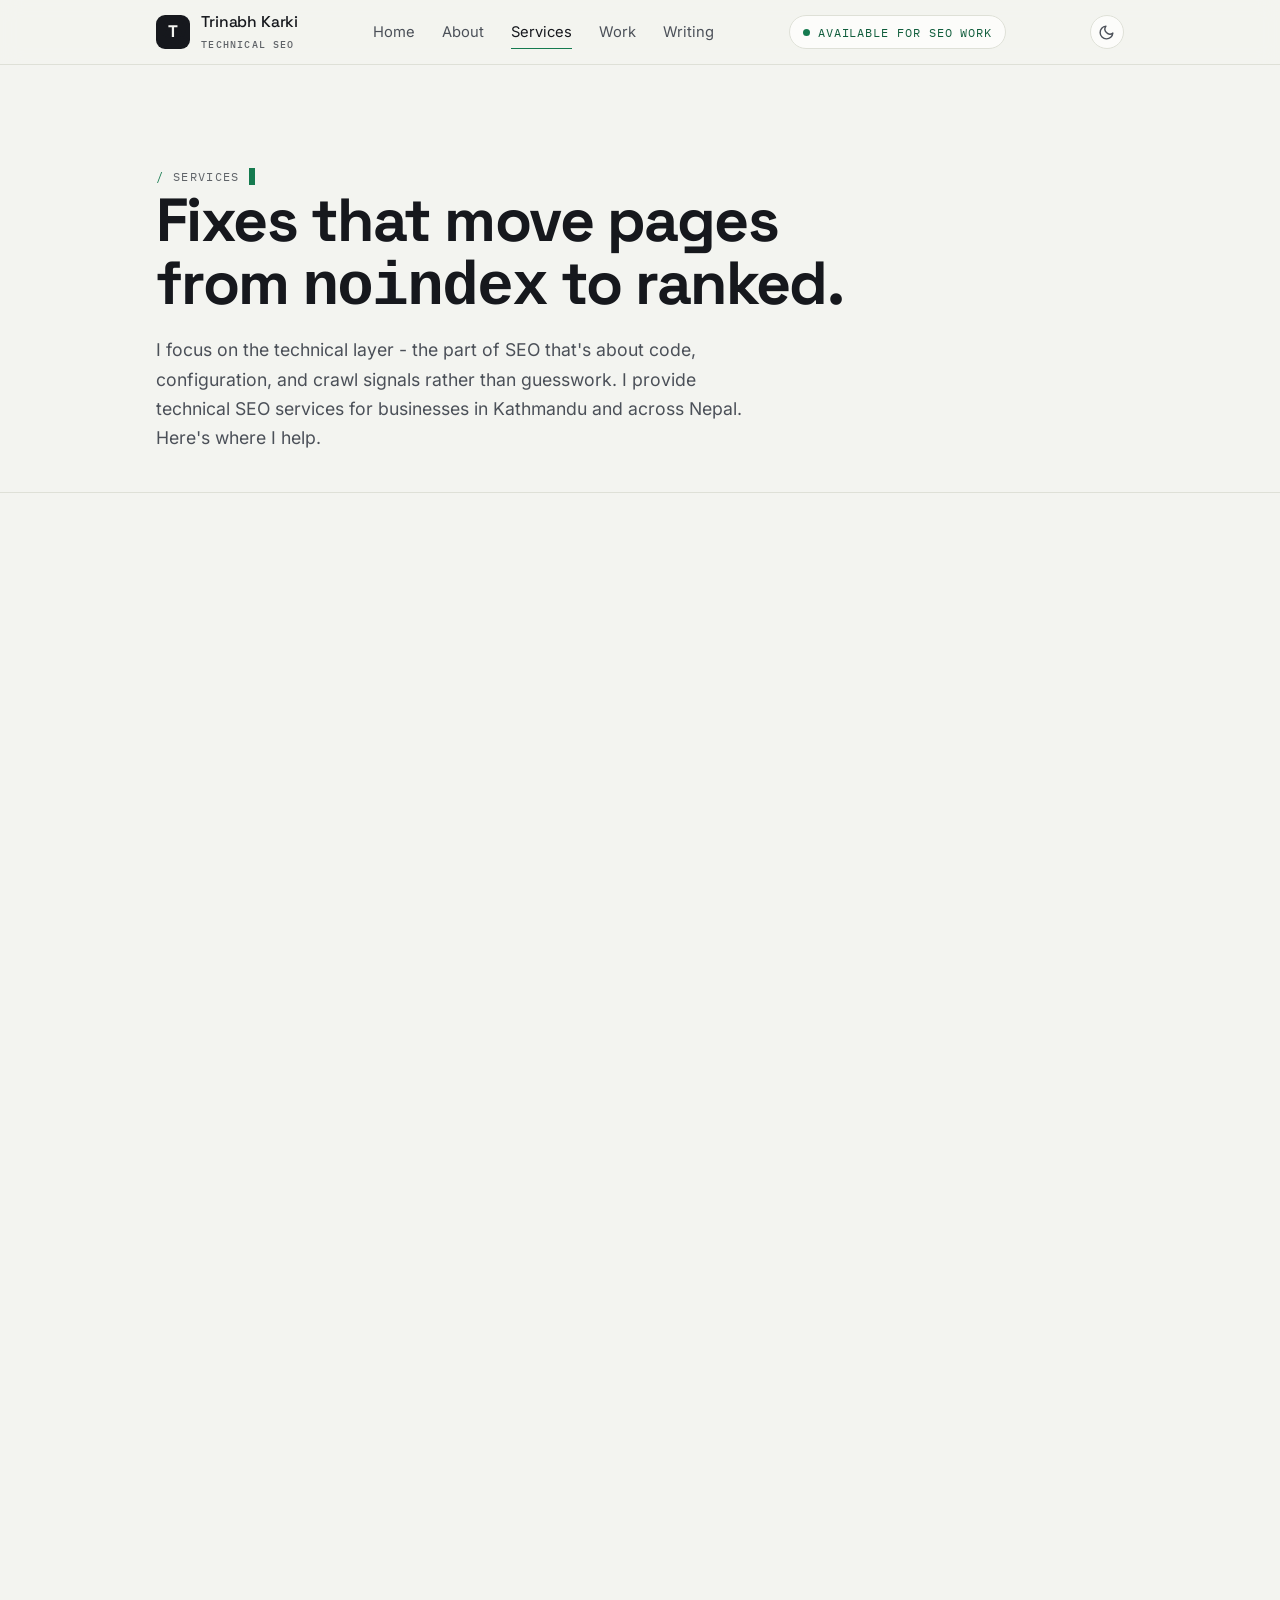
<file: services/index.html>
<!DOCTYPE html>
<html lang="en">
<head>
<meta charset="UTF-8">
<script>(function(){var r=document.documentElement;r.classList.add('js');try{var t=localStorage.getItem('theme');if(t==='light'||t==='dark'){r.setAttribute('data-theme',t);}}catch(e){}})();</script>
<meta name="viewport" content="width=device-width, initial-scale=1">
<meta name="theme-color" content="#F3F4F0" media="(prefers-color-scheme: light)">
<meta name="theme-color" content="#0C0E12" media="(prefers-color-scheme: dark)">
<title>Technical SEO Services in Nepal | Indexing, Audits & Search Console — Trinabh Karki</title>
<meta name="description" content="Technical SEO services in Nepal for indexing, crawl repair, redirects, XML sitemaps, Search Console, analytics, migrations and front-end implementation across major CMS platforms.">
<link rel="canonical" href="https://trinabh.com.np/services/">
<meta name="robots" content="index, follow">
<meta property="og:type" content="website">
<meta property="og:site_name" content="Trinabh Karki">
<meta property="og:title" content="Technical SEO Services in Nepal | Indexing, Audits & Search Console — Trinabh Karki">
<meta property="og:description" content="Technical SEO services in Nepal for indexing, crawl repair, redirects, XML sitemaps, Search Console, analytics, migrations and front-end implementation across major CMS platforms.">
<meta property="og:url" content="https://trinabh.com.np/services/">
<meta property="og:image" content="https://trinabh.com.np/images/og-banner.png">
<meta property="og:image:width" content="1200">
<meta property="og:image:height" content="630">
<meta property="og:image:alt" content="Trinabh Karki - Technical SEO Analyst">
<meta property="og:locale" content="en_NP">
<meta name="twitter:card" content="summary_large_image">
<meta name="twitter:title" content="Technical SEO Services | Indexing, Audits & Search Console — Trinabh Karki">
<meta name="twitter:description" content="Technical SEO services for indexing, crawl repair, redirects, XML sitemaps, Search Console, analytics, migrations and front-end implementation across major CMS platforms.">
<meta name="twitter:image" content="https://trinabh.com.np/images/og-banner.png">
<meta name="twitter:image:alt" content="Trinabh Karki - Technical SEO Analyst">
<link rel="icon" href="/favicon.ico" sizes="any">
<link rel="icon" type="image/png" href="/favicon.png">
<link rel="preload" href="/fonts/space-grotesk.woff2" as="font" type="font/woff2" crossorigin>
<link rel="preload" href="/fonts/inter.woff2" as="font" type="font/woff2" crossorigin>
<link rel="preload" href="/fonts/ibm-plex-mono-400.woff2" as="font" type="font/woff2" crossorigin>
<link rel="stylesheet" href="/css/main.css">
<link rel="alternate" type="application/rss+xml" title="Trinabh Karki - Writing" href="/feed.xml">
<script type="application/ld+json">
{
  "@context": "https://schema.org",
  "@type": "Service",
  "name": "Technical SEO Services in Nepal",
  "provider": {
    "@type": "Person",
    "@id": "https://trinabh.com.np/#person",
    "name": "Trinabh Karki",
    "url": "https://trinabh.com.np/"
  },
  "areaServed": "Nepal",
  "serviceType": "Technical SEO",
  "description": "Technical SEO audits covering indexing, crawlability, canonicals, redirects, sitemaps, Google Search Console, Bing Webmaster Tools, Screaming Frog crawls, GA4/Google Tag Manager lead tracking, site migrations, malware cleanup, and CMS SEO issue resolution.",
  "url": "https://trinabh.com.np/services/"
}
</script>
<script type="application/ld+json">
{
  "@context": "https://schema.org",
  "@type": "BreadcrumbList",
  "itemListElement": [
    { "@type": "ListItem", "position": 1, "name": "Home", "item": "https://trinabh.com.np/" },
    { "@type": "ListItem", "position": 2, "name": "Services", "item": "https://trinabh.com.np/services/" }
  ]
}
</script>
</head>
<body>
<a class="skip-link" href="#main">Skip to content</a>
<div class="crawl-progress" aria-hidden="true"><div class="crawl-progress-bar"></div></div>

<header class="site-head">
  <div class="wrap head-inner">
    <a class="brand" href="/"><span class="brand-mark">T</span><span class="brand-name">Trinabh Karki<span>Technical SEO</span></span></a>
    <nav class="nav" id="primary-nav" aria-label="Primary">
      <a href="/">Home</a><a href="/about/">About</a>
      <a href="/services/" aria-current="page">Services</a>
      <a href="/projects/">Work</a><a href="/blog/">Writing</a>
    </nav>
    <a class="head-cta" href="mailto:karkitrinabh30@gmail.com?subject=Technical%20SEO%20Help"><span class="dot"></span>available for SEO work</a>
    <button class="theme-toggle" aria-label="Toggle dark mode" aria-pressed="false">
      <svg class="icon-sun" viewBox="0 0 24 24" fill="none" stroke="currentColor" stroke-width="2" stroke-linecap="round" stroke-linejoin="round" aria-hidden="true"><circle cx="12" cy="12" r="4"></circle><path d="M12 2v2M12 20v2M4.93 4.93l1.41 1.41M17.66 17.66l1.41 1.41M2 12h2M20 12h2M6.34 17.66l-1.41 1.41M19.07 4.93l-1.41 1.41"></path></svg>
      <svg class="icon-moon" viewBox="0 0 24 24" fill="none" stroke="currentColor" stroke-width="2" stroke-linecap="round" stroke-linejoin="round" aria-hidden="true"><path d="M21 12.79A9 9 0 1 1 11.21 3 7 7 0 0 0 21 12.79z"></path></svg>
    </button>
    <button class="nav-toggle" aria-label="Menu" aria-controls="primary-nav" aria-expanded="false"><span></span><span></span><span></span></button>
  </div>
</header>

<main id="main">
  <section class="page-head">
    <div class="wrap">
      <p class="eyebrow"><span class="token"><span class="slash">/</span> services</span></p>
      <h1>Fixes that move pages from <code>noindex</code> to ranked.</h1>
      <p>I focus on the technical layer - the part of SEO that's about code, configuration, and crawl signals rather than guesswork. I provide technical SEO services for businesses in Kathmandu and across Nepal. Here's where I help.</p>
    </div>
  </section>

  <section class="section" style="padding-top:1.5rem">
    <div class="wrap">
      <h2 class="mt-0" style="font-family:var(--display); font-weight:700; font-size:clamp(1.6rem, 3.4vw, 2.2rem); margin-bottom:1.8rem; letter-spacing: -.02em;">Technical Services</h2>
      <div class="rows reveal">
        <div class="row" id="crawl-repair" style="cursor:default">
          <span class="row-no">01</span>
          <span>
            <h3>Indexing & crawl repair</h3>
            <p>When pages won't show up in Google, the cause is usually technical. I audit and fix the signals that block indexing - stray <code>noindex</code> tags, <a href="/projects/#soft-404">Soft 404s</a> on empty or thin pages, misfiring canonicals, and pages walled off in robots.txt.</p>
            <div class="tags"><span class="tag">noindex audit</span><span class="tag">Soft 404</span><span class="tag">canonical</span><span class="tag">crawl budget</span></div>
          </span>
          <span class="row-meta">indexing</span>
        </div>
        <div class="row" id="redirects" style="cursor:default">
          <span class="row-no">02</span>
          <span>
            <h3>Redirect & broken-link audits</h3>
            <p>I track down <a href="/projects/#redirect-chain">3xx redirect chains and loops</a>, repair 4xx errors, and map legacy URLs to clean single-hop redirects after migrations - so link equity and crawl budget stop leaking.</p>
            <div class="tags"><span class="tag">301 mapping</span><span class="tag">redirect chains</span><span class="tag">404 repair</span></div>
          </span>
          <span class="row-meta">links</span>
        </div>
        <div class="row" id="sitemaps" style="cursor:default">
          <span class="row-no">03</span>
          <span>
            <h3>Sitemap architecture</h3>
            <p>For large stores I create and <a href="/projects/#sitemap-architecture">split XML sitemaps into logical groups</a> - products, blog, and static pages - so search engines can find, read, and track every URL instead of choking on one giant file.</p>
            <div class="tags"><span class="tag">XML sitemaps</span><span class="tag">sitemap index</span><span class="tag">crawl coverage</span></div>
          </span>
          <span class="row-meta">structure</span>
        </div>
        <div class="row" id="search-console" style="cursor:default">
          <span class="row-no">04</span>
          <span>
            <h3>Search Console & Bing setup</h3>
            <p><a href="/projects/#search-console-launch">New site launches</a> done right: I handle verification through DNS, HTML files, meta tags, CMS settings, and hosting panels, then connect sitemaps so crawling starts immediately.</p>
            <div class="tags"><span class="tag">GSC verification</span><span class="tag">Bing Webmaster</span><span class="tag">DNS / TXT</span><span class="tag">HTML file</span><span class="tag">meta tag</span></div>
          </span>
          <span class="row-meta">setup</span>
        </div>
        <div class="row" style="cursor:default">
          <span class="row-no">05</span>
          <span>
            <h3>On-platform front-end fixes</h3>
            <p>Hands-on implementation across WordPress, Shopify, Webflow, Magento, Wix, Squarespace, BigCommerce, Joomla, MODX, Sanity, static sites, headless CMS builds, and cPanel-based websites.</p>
            <div class="tags"><span class="tag">WordPress</span><span class="tag">Shopify Liquid</span><span class="tag">Webflow</span><span class="tag">Magento</span><span class="tag">cPanel</span></div>
          </span>
          <span class="row-meta">front-end</span>
        </div>
        <div class="row" id="technical-audits" style="cursor:default">
          <span class="row-no">06</span>
          <span>
            <h3>Technical audits & reporting</h3>
            <p>I run <a href="/blog/technical-seo-audit-checklist/">Screaming Frog crawls</a>, review indexable and non-indexable URLs, find redirect chains, broken links, crawl errors, canonical issues, and recurring Search Console problems, then organize the findings into campaign and quarterly reports.</p>
            <div class="tags"><span class="tag">Screaming Frog</span><span class="tag">crawl reports</span><span class="tag">quarterly reports</span><span class="tag">validation</span></div>
          </span>
          <span class="row-meta">reporting</span>
        </div>
        <div class="row" id="analytics" style="cursor:default">
          <span class="row-no">07</span>
          <span>
            <h3>Analytics & lead tracking</h3>
            <p>I set up <a href="/projects/#ga4-lead-tracking">Google Analytics 4 and Google Tag Manager</a>, then build the triggers and tags that turn phone-call clicks and form submissions - Gravity Forms, Contact Form 7 - into events you can actually report on. I also manage Google Merchant Center product feeds for stores running Shopping campaigns.</p>
            <div class="tags"><span class="tag">GA4</span><span class="tag">Google Tag Manager</span><span class="tag">lead tracking</span><span class="tag">GMC feeds</span></div>
          </span>
          <span class="row-meta">analytics</span>
        </div>
        <div class="row" id="migrations" style="cursor:default">
          <span class="row-no">08</span>
          <span>
            <h3>Site migrations & maintenance</h3>
            <p>I move sites between hosts without breaking indexing or losing SEO signal, <a href="/projects/#wordpress-malware">clean up malware on compromised WordPress installs</a>, and keep plugin stacks updated so a site stays fast, secure, and crawlable.</p>
            <div class="tags"><span class="tag">site migration</span><span class="tag">malware cleanup</span><span class="tag">WordPress maintenance</span></div>
          </span>
          <span class="row-meta">maintenance</span>
        </div>
      </div>
    </div>
  </section>

  <section class="section">
    <div class="wrap">
      <div class="section-head reveal">
        <p class="eyebrow"><span class="token"><span class="slash">/</span> process</span></p>
        <h2>How an engagement runs</h2>
        <p>Three steps, in order - because crawl health really is a sequence.</p>
      </div>
      <div class="grid grid-3">
        <article class="card reveal"><span class="num">step 01</span><h3>Audit</h3><p>I crawl the site, pull Search Console data, and produce a prioritized list of the technical issues holding rankings back.</p></article>
        <article class="card reveal"><span class="num">step 02</span><h3>Fix</h3><p>I implement the fixes directly on-platform or hand a clear spec to your dev team - status codes, canonicals, redirects, sitemaps, robots rules, and internal links.</p></article>
        <article class="card reveal"><span class="num">step 03</span><h3>Verify</h3><p>I validate fixes in Search Console, track affected URLs, and confirm whether indexing, crawlability, or enhancement issues are clearing.</p></article>
      </div>
    </div>
  </section>

  <section class="section">
    <div class="wrap">
      <div class="band reveal">
        <div>
          <h2>Need a technical SEO check?</h2>
          <p>Send me your website URL. I will review the crawl, indexing, metadata, sitemap, redirects, and Search Console setup, then send back a practical fix list in priority order.</p>
        </div>
        <a class="btn btn-primary" href="mailto:karkitrinabh30@gmail.com?subject=Technical%20SEO%20Check%20for%20My%20Website">Send your website <span class="arrow">↗</span></a>
      </div>
    </div>
  </section>
</main>

<footer class="site-foot">
  <div class="wrap">
    <div class="foot-grid">
      <div><p class="foot-lead">Technical SEO that practices what it preaches - clean metadata, valid sitemaps, indexable pages.</p></div>
      <div><h3>Pages</h3><a href="/about/">About</a><a href="/services/">Services</a><a href="/projects/">Work</a><a href="/blog/">Writing</a></div>
      <div><h3>Contact</h3><a href="mailto:karkitrinabh30@gmail.com">karkitrinabh30@gmail.com</a><a class="social-link" href="https://www.linkedin.com/in/trinabhkarki/" target="_blank" rel="noopener noreferrer" aria-label="LinkedIn profile"><svg viewBox="-1.5 0 24 24" aria-hidden="true"><path d="M4.98 3.5C4.98 4.88 3.86 6 2.5 6S0 4.88 0 3.5 1.12 1 2.5 1s2.48 1.12 2.48 2.5ZM.35 8.1h4.3V23H.35V8.1Zm7.15 0h4.12v2.03h.06c.57-1.08 1.98-2.22 4.07-2.22C20.1 7.91 21 10.77 21 14.49V23h-4.3v-7.54c0-1.8-.03-4.12-2.51-4.12-2.51 0-2.9 1.96-2.9 3.99V23H7.5V8.1Z"/></svg><span>LinkedIn</span></a><a class="social-link" href="https://github.com/trinabhk" target="_blank" rel="noopener noreferrer" aria-label="GitHub profile"><svg viewBox="0 0 24 24" aria-hidden="true"><path d="M12 .5C5.73.5.5 5.73.5 12c0 5.09 3.29 9.39 7.86 10.91.57.1.79-.25.79-.55 0-.27-.01-1.13-.02-2.05-3.2.7-3.88-1.35-3.88-1.35-.53-1.34-1.29-1.7-1.29-1.7-1.05-.72.08-.71.08-.71 1.17.08 1.78 1.2 1.78 1.2 1.04 1.78 2.73 1.27 3.4.97.1-.75.4-1.27.73-1.56-2.55-.29-5.23-1.28-5.23-5.68 0-1.25.45-2.28 1.18-3.08-.12-.29-.51-1.46.11-3.04 0 0 .96-.31 3.15 1.18.91-.25 1.89-.38 2.86-.38.97 0 1.95.13 2.86.38 2.18-1.49 3.14-1.18 3.14-1.18.63 1.58.23 2.75.11 3.04.74.8 1.18 1.83 1.18 3.08 0 4.41-2.69 5.39-5.25 5.67.41.36.78 1.08.78 2.17 0 1.57-.01 2.83-.01 3.22 0 .3.21.66.79.55C20.71 21.39 24 17.09 24 12c0-6.27-5.23-11.5-12-11.5Z"/></svg><span>GitHub</span></a><a class="social-link" href="https://www.instagram.com/trinabhkarki_/" target="_blank" rel="noopener noreferrer" aria-label="Instagram profile"><svg viewBox="0 0 24 24" aria-hidden="true"><path d="M7.5 2h9A5.5 5.5 0 0 1 22 7.5v9A5.5 5.5 0 0 1 16.5 22h-9A5.5 5.5 0 0 1 2 16.5v-9A5.5 5.5 0 0 1 7.5 2Zm0 2A3.5 3.5 0 0 0 4 7.5v9A3.5 3.5 0 0 0 7.5 20h9a3.5 3.5 0 0 0 3.5-3.5v-9A3.5 3.5 0 0 0 16.5 4h-9Zm4.5 3.3A4.7 4.7 0 1 1 12 16.7a4.7 4.7 0 0 1 0-9.4Zm0 2A2.7 2.7 0 1 0 12 14.7a2.7 2.7 0 0 0 0-5.4Zm5.1-2.65a1.1 1.1 0 1 1-1.1 1.1 1.1 1.1 0 0 1 1.1-1.1Z"/></svg><span>Instagram</span></a><a href="/sitemap.xml">Sitemap</a></div>
    </div>
    <div class="foot-base"><span>© 2026 Trinabh Karki · Kathmandu, Nepal</span><span>200 OK · indexed, follow</span></div>
  </div>
</footer>

<script src="/js/site.js"></script>
</body>
</html>
</file>
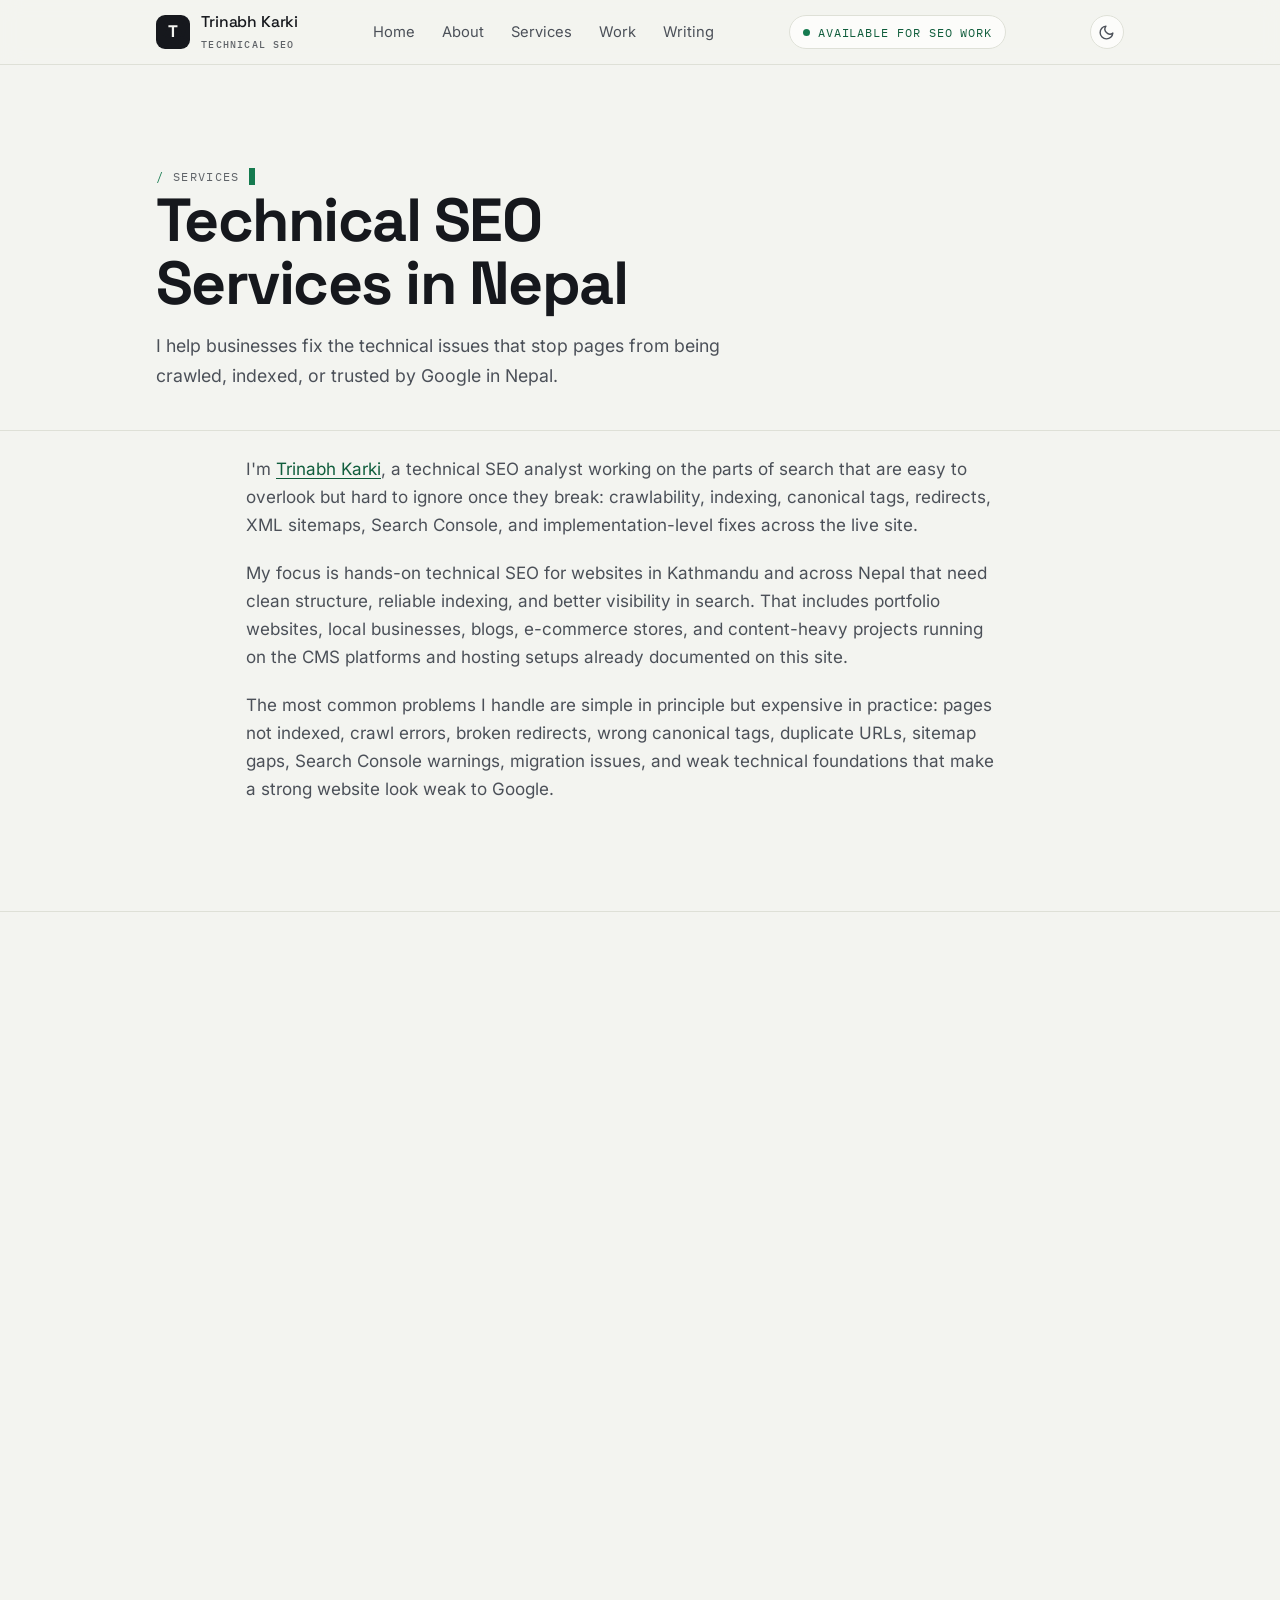
<file: technical-seo-nepal/index.html>
<!DOCTYPE html>
<html lang="en">
<head>
<meta charset="UTF-8">
<script>(function(){var r=document.documentElement;r.classList.add('js');try{var t=localStorage.getItem('theme');if(t==='light'||t==='dark'){r.setAttribute('data-theme',t);}}catch(e){}})();</script>
<meta name="viewport" content="width=device-width, initial-scale=1">
<meta name="theme-color" content="#F3F4F0" media="(prefers-color-scheme: light)">
<meta name="theme-color" content="#0C0E12" media="(prefers-color-scheme: dark)">
<title>Technical SEO Services in Nepal | Audits & Indexing Fixes — Trinabh Karki</title>
<meta name="description" content="Technical SEO services in Nepal for crawlability, indexing, canonicals, redirects, XML sitemaps, Search Console, Core Web Vitals and website audits.">
<link rel="canonical" href="https://trinabh.com.np/technical-seo-nepal/">
<meta name="robots" content="index, follow">
<meta property="og:type" content="website">
<meta property="og:site_name" content="Trinabh Karki">
<meta property="og:title" content="Technical SEO Services in Nepal | Audits & Indexing Fixes — Trinabh Karki">
<meta property="og:description" content="Technical SEO services in Nepal for crawlability, indexing, canonicals, redirects, XML sitemaps, Search Console, Core Web Vitals and website audits.">
<meta property="og:url" content="https://trinabh.com.np/technical-seo-nepal/">
<meta property="og:image" content="https://trinabh.com.np/images/og-banner.png">
<meta property="og:image:width" content="1200">
<meta property="og:image:height" content="630">
<meta property="og:image:alt" content="Trinabh Karki - Technical SEO Analyst">
<meta property="og:locale" content="en_NP">
<meta name="twitter:card" content="summary_large_image">
<meta name="twitter:title" content="Technical SEO Services in Nepal | Audits & Indexing Fixes — Trinabh Karki">
<meta name="twitter:description" content="Technical SEO services in Nepal for crawlability, indexing, canonicals, redirects, XML sitemaps, Search Console, Core Web Vitals and website audits.">
<meta name="twitter:image" content="https://trinabh.com.np/images/og-banner.png">
<meta name="twitter:image:alt" content="Trinabh Karki - Technical SEO Analyst">
<link rel="icon" href="/favicon.ico" sizes="any">
<link rel="icon" type="image/png" href="/favicon.png">
<link rel="preload" href="/fonts/space-grotesk.woff2" as="font" type="font/woff2" crossorigin>
<link rel="preload" href="/fonts/inter.woff2" as="font" type="font/woff2" crossorigin>
<link rel="preload" href="/fonts/ibm-plex-mono-400.woff2" as="font" type="font/woff2" crossorigin>
<link rel="stylesheet" href="/css/main.css">
<link rel="alternate" type="application/rss+xml" title="Trinabh Karki - Writing" href="/feed.xml">
<script type="application/ld+json">
{
  "@context": "https://schema.org",
  "@graph": [
    {
      "@type": "Service",
      "@id": "https://trinabh.com.np/technical-seo-nepal/#service",
      "name": "Technical SEO Services in Nepal",
      "provider": {
        "@id": "https://trinabh.com.np/#person"
      },
      "areaServed": "Nepal",
      "serviceType": "Technical SEO",
      "url": "https://trinabh.com.np/technical-seo-nepal/",
      "description": "Technical SEO services in Nepal covering crawlability, indexing, canonicals, redirects, XML sitemaps, Search Console, Core Web Vitals and website audits."
    },
    {
      "@type": "BreadcrumbList",
      "itemListElement": [
        {
          "@type": "ListItem",
          "position": 1,
          "name": "Home",
          "item": "https://trinabh.com.np/"
        },
        {
          "@type": "ListItem",
          "position": 2,
          "name": "Services",
          "item": "https://trinabh.com.np/services/"
        },
        {
          "@type": "ListItem",
          "position": 3,
          "name": "Technical SEO Nepal",
          "item": "https://trinabh.com.np/technical-seo-nepal/"
        }
      ]
    },
    {
      "@type": "FAQPage",
      "@id": "https://trinabh.com.np/technical-seo-nepal/#faq",
      "url": "https://trinabh.com.np/technical-seo-nepal/",
      "mainEntity": [
        {
          "@type": "Question",
          "name": "What is technical SEO?",
          "acceptedAnswer": {
            "@type": "Answer",
            "text": "Technical SEO is the work that makes a website readable, crawlable, indexable, and easy for search engines to understand. It covers things like status codes, canonicals, redirects, robots directives, sitemaps, Search Console, and site structure."
          }
        },
        {
          "@type": "Question",
          "name": "Why is my page crawled but not indexed?",
          "acceptedAnswer": {
            "@type": "Answer",
            "text": "It usually means Google can see the page but does not trust it enough to include it in the index. Common causes are accidental noindex rules, duplicates, weak canonicals, redirect loops, or low-value pages that behave like soft 404s."
          }
        },
        {
          "@type": "Question",
          "name": "How do you audit a website for technical SEO issues?",
          "acceptedAnswer": {
            "@type": "Answer",
            "text": "I review crawlability, index coverage, status codes, redirects, canonical tags, robots instructions, internal linking, sitemap quality, Search Console warnings, and the live implementation details that affect whether Google can understand the site."
          }
        },
        {
          "@type": "Question",
          "name": "Do you work with WordPress, Shopify and other CMS platforms?",
          "acceptedAnswer": {
            "@type": "Answer",
            "text": "Yes. I work across WordPress, Shopify, Webflow, Magento, Wix, Squarespace, BigCommerce, Joomla, MODX, Sanity, static sites, headless builds, and hosting environments with DNS and verification tools."
          }
        },
        {
          "@type": "Question",
          "name": "How long can technical SEO fixes take to appear in Google?",
          "acceptedAnswer": {
            "@type": "Answer",
            "text": "It depends on crawl frequency, site health, and how quickly Google reprocesses the changes. Some fixes show up quickly; broader structural fixes can take weeks or months to settle."
          }
        },
        {
          "@type": "Question",
          "name": "Can technical SEO guarantee a #1 ranking?",
          "acceptedAnswer": {
            "@type": "Answer",
            "text": "No. Technical SEO improves eligibility, crawlability, indexability and relevance, but rankings depend on competition, content usefulness, backlinks, user demand, and time for crawling and reprocessing."
          }
        },
        {
          "@type": "Question",
          "name": "Do you implement fixes or only provide an audit?",
          "acceptedAnswer": {
            "@type": "Answer",
            "text": "I do both. I can audit the issues, explain the priority order, and implement the fixes directly when the site is in scope."
          }
        },
        {
          "@type": "Question",
          "name": "Can you help after a website migration?",
          "acceptedAnswer": {
            "@type": "Answer",
            "text": "Yes. Migration SEO is one of the most common places where indexing and signal loss happen, and the fix usually involves clean redirect mapping, canonical checks, sitemap updates, and post-launch validation."
          }
        }
      ]
    }
  ]
}
</script>
</head>
<body>
<a class="skip-link" href="#main">Skip to content</a>
<div class="crawl-progress" aria-hidden="true"><div class="crawl-progress-bar"></div></div>

<header class="site-head">
  <div class="wrap head-inner">
    <a class="brand" href="/"><span class="brand-mark">T</span><span class="brand-name">Trinabh Karki<span>Technical SEO</span></span></a>
    <nav class="nav" id="primary-nav" aria-label="Primary">
      <a href="/">Home</a>
      <a href="/about/">About</a>
      <a href="/services/">Services</a>
      <a href="/projects/">Work</a>
      <a href="/blog/">Writing</a>
    </nav>
    <a class="head-cta" href="mailto:karkitrinabh30@gmail.com?subject=Technical%20SEO%20Help"><span class="dot"></span>available for SEO work</a>
    <button class="theme-toggle" aria-label="Toggle dark mode" aria-pressed="false">
      <svg class="icon-sun" viewBox="0 0 24 24" fill="none" stroke="currentColor" stroke-width="2" stroke-linecap="round" stroke-linejoin="round" aria-hidden="true"><circle cx="12" cy="12" r="4"></circle><path d="M12 2v2M12 20v2M4.93 4.93l1.41 1.41M17.66 17.66l1.41 1.41M2 12h2M20 12h2M6.34 17.66l-1.41 1.41M19.07 4.93l-1.41 1.41"></path></svg>
      <svg class="icon-moon" viewBox="0 0 24 24" fill="none" stroke="currentColor" stroke-width="2" stroke-linecap="round" stroke-linejoin="round" aria-hidden="true"><path d="M21 12.79A9 9 0 1 1 11.21 3 7 7 0 0 0 21 12.79z"></path></svg>
    </button>
    <button class="nav-toggle" aria-label="Menu" aria-controls="primary-nav" aria-expanded="false"><span></span><span></span><span></span></button>
  </div>
</header>

<main id="main">
  <section class="page-head">
    <div class="wrap">
      <p class="eyebrow"><span class="token"><span class="slash">/</span> services</span></p>
      <h1>Technical SEO Services in Nepal</h1>
      <p>I help businesses fix the technical issues that stop pages from being crawled, indexed, or trusted by Google in Nepal.</p>
    </div>
  </section>

  <section class="section" style="padding-top:1.5rem">
    <div class="wrap" style="max-width:900px">
      <div class="prose reveal">
        <p>I'm <a href="/about/">Trinabh Karki</a>, a technical SEO analyst working on the parts of search that are easy to overlook but hard to ignore once they break: crawlability, indexing, canonical tags, redirects, XML sitemaps, Search Console, and implementation-level fixes across the live site.</p>
        <p>My focus is hands-on technical SEO for websites in Kathmandu and across Nepal that need clean structure, reliable indexing, and better visibility in search. That includes portfolio websites, local businesses, blogs, e-commerce stores, and content-heavy projects running on the CMS platforms and hosting setups already documented on this site.</p>
        <p>The most common problems I handle are simple in principle but expensive in practice: pages not indexed, crawl errors, broken redirects, wrong canonical tags, duplicate URLs, sitemap gaps, Search Console warnings, migration issues, and weak technical foundations that make a strong website look weak to Google.</p>
      </div>
    </div>
  </section>

  <section class="section">
    <div class="wrap">
      <div class="section-head reveal">
        <p class="eyebrow"><span class="token"><span class="slash">/</span> what I do</span></p>
        <h2>What technical SEO work includes</h2>
      </div>
      <div class="grid grid-2 reveal" style="gap:1.5rem">
        <article class="card">
          <h3>Crawlability and robots rules</h3>
          <p>Reviewing crawl paths, server responses, robots directives, and accidental block rules to make sure Google can reach the pages that matter.</p>
        </article>
        <article class="card">
          <h3>Indexing and noindex diagnostics</h3>
          <p>Checking which pages are being ignored, blocked, or treated as low-value, then removing the unnecessary blockers that keep strong pages out of the index.</p>
        </article>
        <article class="card">
          <h3>Canonical and duplicate URL cleanup</h3>
          <p>Finding split signals, improper canonical targets, and duplicate URLs that make Google choose the wrong version of the same content.</p>
        </article>
        <article class="card">
          <h3>Redirect chains, loops and 4xx repair</h3>
          <p>Mapping old URLs to the correct destination, collapsing multi-hop redirects, and fixing broken internal links or dead pages that leak crawler time.</p>
        </article>
        <article class="card">
          <h3>XML sitemap architecture</h3>
          <p>Reviewing sitemap structure so only canonical, indexable, meaningful URLs are included and large sites do not suffer from bloated or misleading coverage.</p>
        </article>
        <article class="card">
          <h3>Search Console and Bing verification</h3>
          <p>Setting up and checking properties, monitoring indexing issues, and validating fixes in Google Search Console and Bing Webmaster Tools when access is available.</p>
        </article>
        <article class="card">
          <h3>Internal linking and orphan-page discovery</h3>
          <p>Finding pages with no useful path to discovery, then improving navigation so crawlers and users can reach the right content without dead ends.</p>
        </article>
        <article class="card">
          <h3>Core Web Vitals and performance diagnostics</h3>
          <p>Checking front-end weight, render-blocking issues, layout stability, and user-experience problems that reduce technical quality or slow page delivery.</p>
        </article>
        <article class="card">
          <h3>Structured-data validation</h3>
          <p>Reviewing schema implementation for real visible content, making sure JSON-LD matches the page and does not claim things the page does not actually support.</p>
        </article>
        <article class="card">
          <h3>Migration SEO and post-launch validation</h3>
          <p>Auditing site launches, platform changes, and URL moves to ensure redirects, canonicals, sitemaps, and tracking remain accurate after the transition.</p>
        </article>
      </div>
    </div>
  </section>

  <section class="section">
    <div class="wrap">
      <div class="section-head reveal">
        <p class="eyebrow"><span class="token"><span class="slash">/</span> platforms</span></p>
        <h2>Platforms and implementations I work with</h2>
      </div>
      <div class="chips reveal">
        <span class="chip">WordPress</span><span class="chip">Shopify</span><span class="chip">Webflow</span><span class="chip">Magento</span><span class="chip">Wix</span><span class="chip">Squarespace</span><span class="chip">BigCommerce</span><span class="chip">Joomla</span><span class="chip">MODX</span><span class="chip">Sanity</span><span class="chip">Weebly</span><span class="chip">Square</span><span class="chip">Static websites</span><span class="chip">Headless CMS</span><span class="chip">cPanel hosting</span>
      </div>
    </div>
  </section>

  <section class="section">
    <div class="wrap">
      <div class="section-head reveal">
        <p class="eyebrow"><span class="token"><span class="slash">/</span> process</span></p>
        <h2>How I work</h2>
      </div>
      <div class="grid grid-4 reveal" style="gap:1.2rem">
        <article class="card"><span class="num">01</span><h3>Audit</h3><p>I crawl the site, inspect URLs, and check the underlying technical issues affecting indexing and crawlability.</p></article>
        <article class="card"><span class="num">02</span><h3>Prioritize</h3><p>I separate critical blockers from medium-impact issues, focusing on the ones that stop pages from ranking or being indexed.</p></article>
        <article class="card"><span class="num">03</span><h3>Fix</h3><p>I implement the actual updates needed in the CMS, templates, server config, or sitemap structure.</p></article>
        <article class="card"><span class="num">04</span><h3>Verify</h3><p>I check Search Console, crawl results, redirects, canonical targets, and index coverage after the changes are live.</p></article>
      </div>
    </div>
  </section>

  <section class="section">
    <div class="wrap" style="max-width:920px">
      <div class="section-head reveal">
        <p class="eyebrow"><span class="token"><span class="slash">/</span> common issues</span></p>
        <h2>Common problems I diagnose</h2>
      </div>
      <div class="prose reveal">
        <ul>
          <li><strong>Crawled — currently not indexed</strong> and other indexing patterns that mean Google sees the page but does not trust it enough to add it.</li>
          <li><strong>Discovered — currently not indexed</strong> when a URL exists but has not earned the right to be indexed yet.</li>
          <li>Accidental <code>noindex</code> directives left behind in templates or staging environments.</li>
          <li>Blocked crawl paths from robots or server rules that prevent bots from reaching real content.</li>
          <li>Canonical tags pointing to the wrong page or a duplicate version of the same content.</li>
          <li>Redirect loops or chains that slow crawling and split ranking signals.</li>
          <li>Internal links pointing at redirects, non-canonical versions, or 404 pages.</li>
          <li>XML sitemaps containing non-canonical or temporary URLs instead of the live canonical pages.</li>
          <li>Soft 404 pages that return a 200 status but behave like low-value or broken pages.</li>
          <li>Slow or heavy templates that hurt page experience and make otherwise good content harder to trust.</li>
        </ul>
      </div>
    </div>
  </section>

  <section class="section">
    <div class="wrap">
      <div class="section-head reveal">
        <p class="eyebrow"><span class="token"><span class="slash">/</span> proof</span></p>
        <h2>Evidence and hands-on work</h2>
      </div>
      <div class="rows reveal">
        <a class="row" href="/projects/">
          <span class="row-no">work</span>
          <span><h3>See the real case-study patterns I work through</h3><p>Soft 404 recovery, redirect cleanup, sitemap architecture and Search Console setup are all in the project archive.</p></span>
          <span class="row-meta">case studies</span>
        </a>
      </div>
    </div>
  </section>

  <section class="section">
    <div class="wrap" style="max-width:920px">
      <div class="section-head reveal">
        <p class="eyebrow"><span class="token"><span class="slash">/</span> faq</span></p>
        <h2>Frequently asked questions</h2>
      </div>
      <div class="prose reveal">
        <details class="faq-item"><summary>What is technical SEO?</summary><p>Technical SEO is the work that makes a website readable, crawlable, indexable, and easy for search engines to understand. It covers things like status codes, canonicals, redirects, robots directives, sitemaps, Search Console, and site structure.</p></details>
        <details class="faq-item"><summary>Why is my page crawled but not indexed?</summary><p>It usually means Google can see the page but does not trust it enough to include it in the index. Common causes are accidental noindex rules, duplicates, weak canonicals, redirect loops, or low-value pages that behave like soft 404s.</p></details>
        <details class="faq-item"><summary>How do you audit a website for technical SEO issues?</summary><p>I review crawlability, index coverage, status codes, redirects, canonical tags, robots instructions, internal linking, sitemap quality, Search Console warnings, and the live implementation details that affect whether Google can understand the site.</p></details>
        <details class="faq-item"><summary>Do you work with WordPress, Shopify and other CMS platforms?</summary><p>Yes. I work across WordPress, Shopify, Webflow, Magento, Wix, Squarespace, BigCommerce, Joomla, MODX, Sanity, static sites, headless builds, and hosting environments with DNS and verification tools.</p></details>
        <details class="faq-item"><summary>How long can technical SEO fixes take to appear in Google?</summary><p>It depends on crawl frequency, site health, and how quickly Google reprocesses the changes. Some fixes show up quickly; broader structural fixes can take weeks or months to settle.</p></details>
        <details class="faq-item"><summary>Can technical SEO guarantee a #1 ranking?</summary><p>No. Technical SEO improves eligibility, crawlability, indexability and relevance, but rankings depend on competition, content usefulness, backlinks, user demand, and time for crawling and reprocessing.</p></details>
        <details class="faq-item"><summary>Do you implement fixes or only provide an audit?</summary><p>I do both. I can audit the issues, explain the priority order, and implement the fixes directly when the site is in scope.</p></details>
        <details class="faq-item"><summary>Can you help after a website migration?</summary><p>Yes. Migration SEO is one of the most common places where indexing and signal loss happen, and the fix usually involves clean redirect mapping, canonical checks, sitemap updates, and post-launch validation.</p></details>
      </div>
    </div>
  </section>

  <section class="section">
    <div class="wrap">
      <div class="band reveal">
        <div>
          <h2>Need an SEO audit for your site?</h2>
          <p>Send your website URL and I will review the crawl, indexing, sitemap, redirects, and Search Console issues before making a clear fix plan.</p>
        </div>
        <a class="btn btn-primary" href="mailto:karkitrinabh30@gmail.com?subject=Technical%20SEO%20Audit%20Request">Send your site <span class="arrow">↗</span></a>
      </div>
    </div>
  </section>
</main>

<footer class="site-foot">
  <div class="wrap">
    <div class="foot-grid">
      <div><p class="foot-lead">Technical SEO that practices what it preaches - clean metadata, valid sitemaps, indexable pages.</p></div>
      <div><h3>Pages</h3><a href="/about/">About</a><a href="/services/">Services</a><a href="/projects/">Work</a><a href="/blog/">Writing</a></div>
      <div><h3>Contact</h3><a href="mailto:karkitrinabh30@gmail.com">karkitrinabh30@gmail.com</a><a href="/technical-seo-nepal/">Technical SEO Nepal</a><a href="/seo-audit-nepal/">SEO Audit Nepal</a></div>
    </div>
    <div class="foot-base"><span>© 2026 Trinabh Karki · Kathmandu, Nepal</span><span>200 OK · indexed, follow</span></div>
  </div>
</footer>

<script src="/js/site.js"></script>
</body>
</html>
</file>
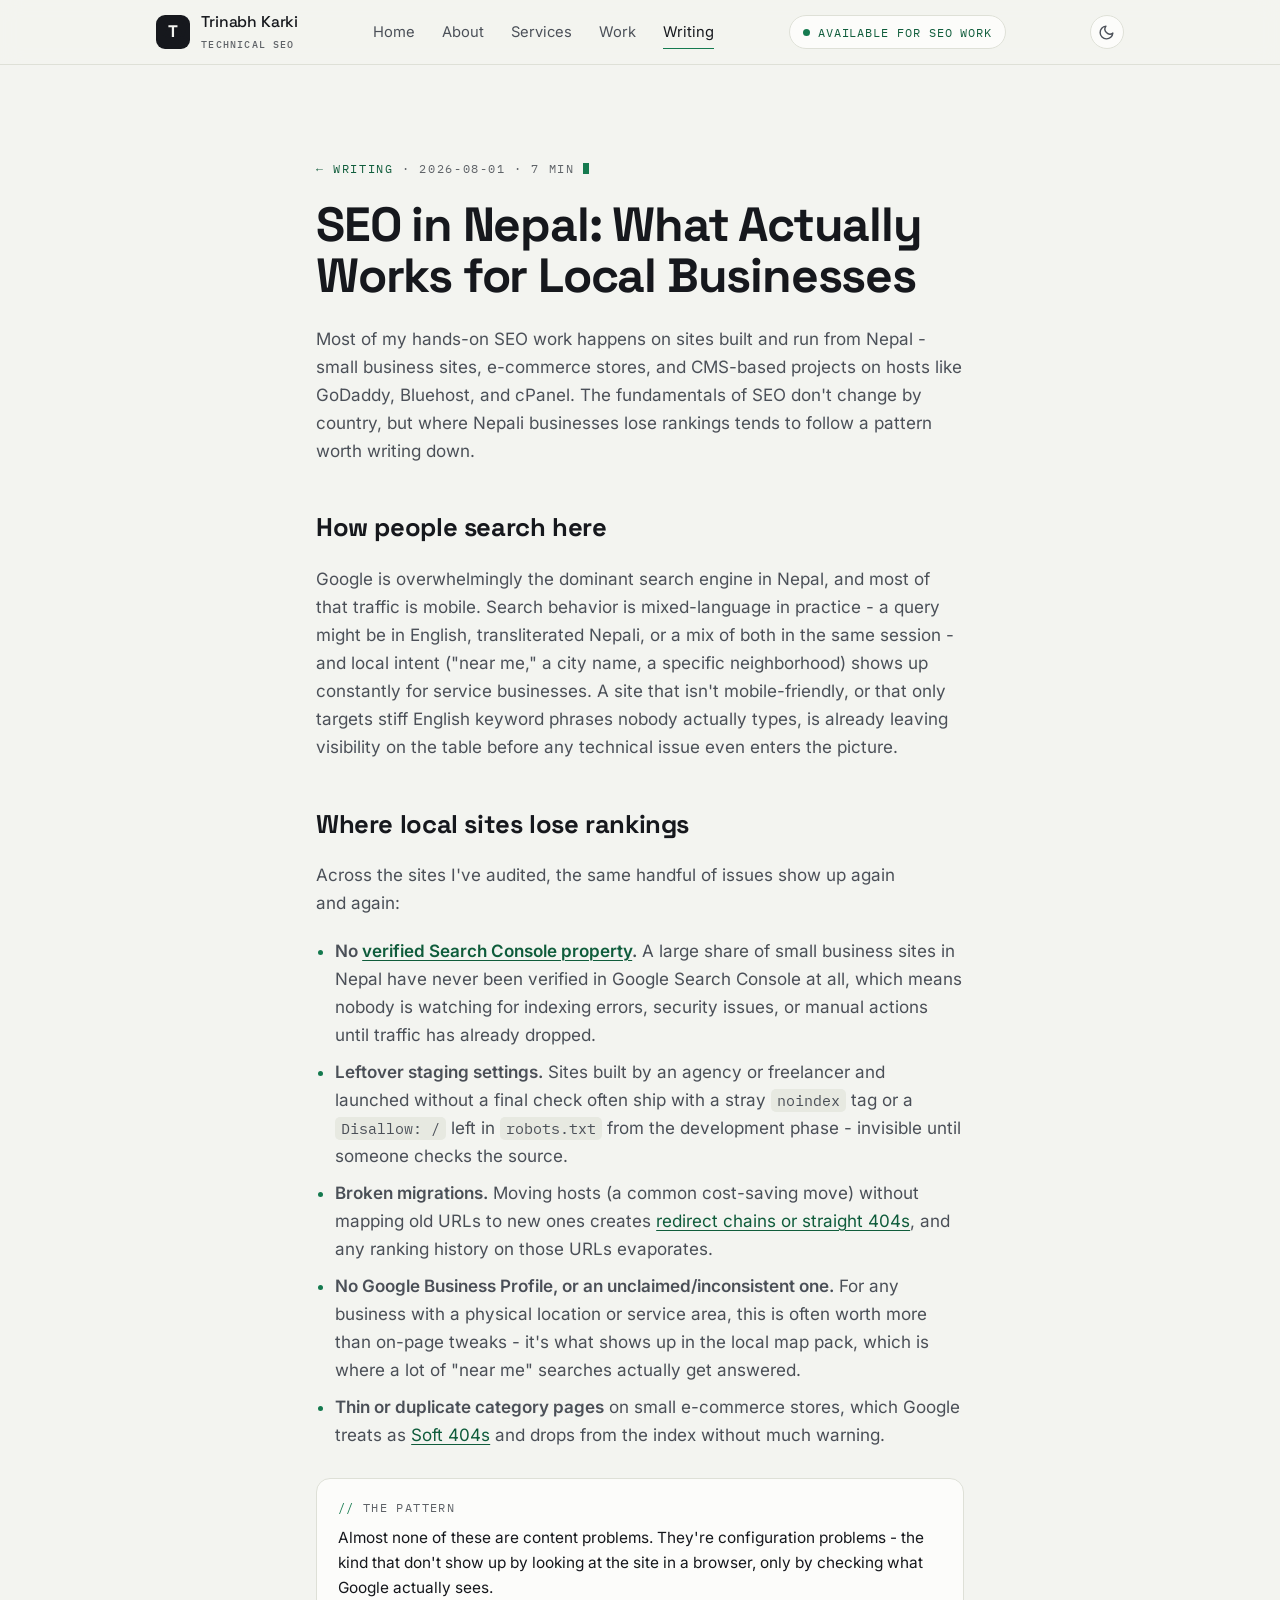
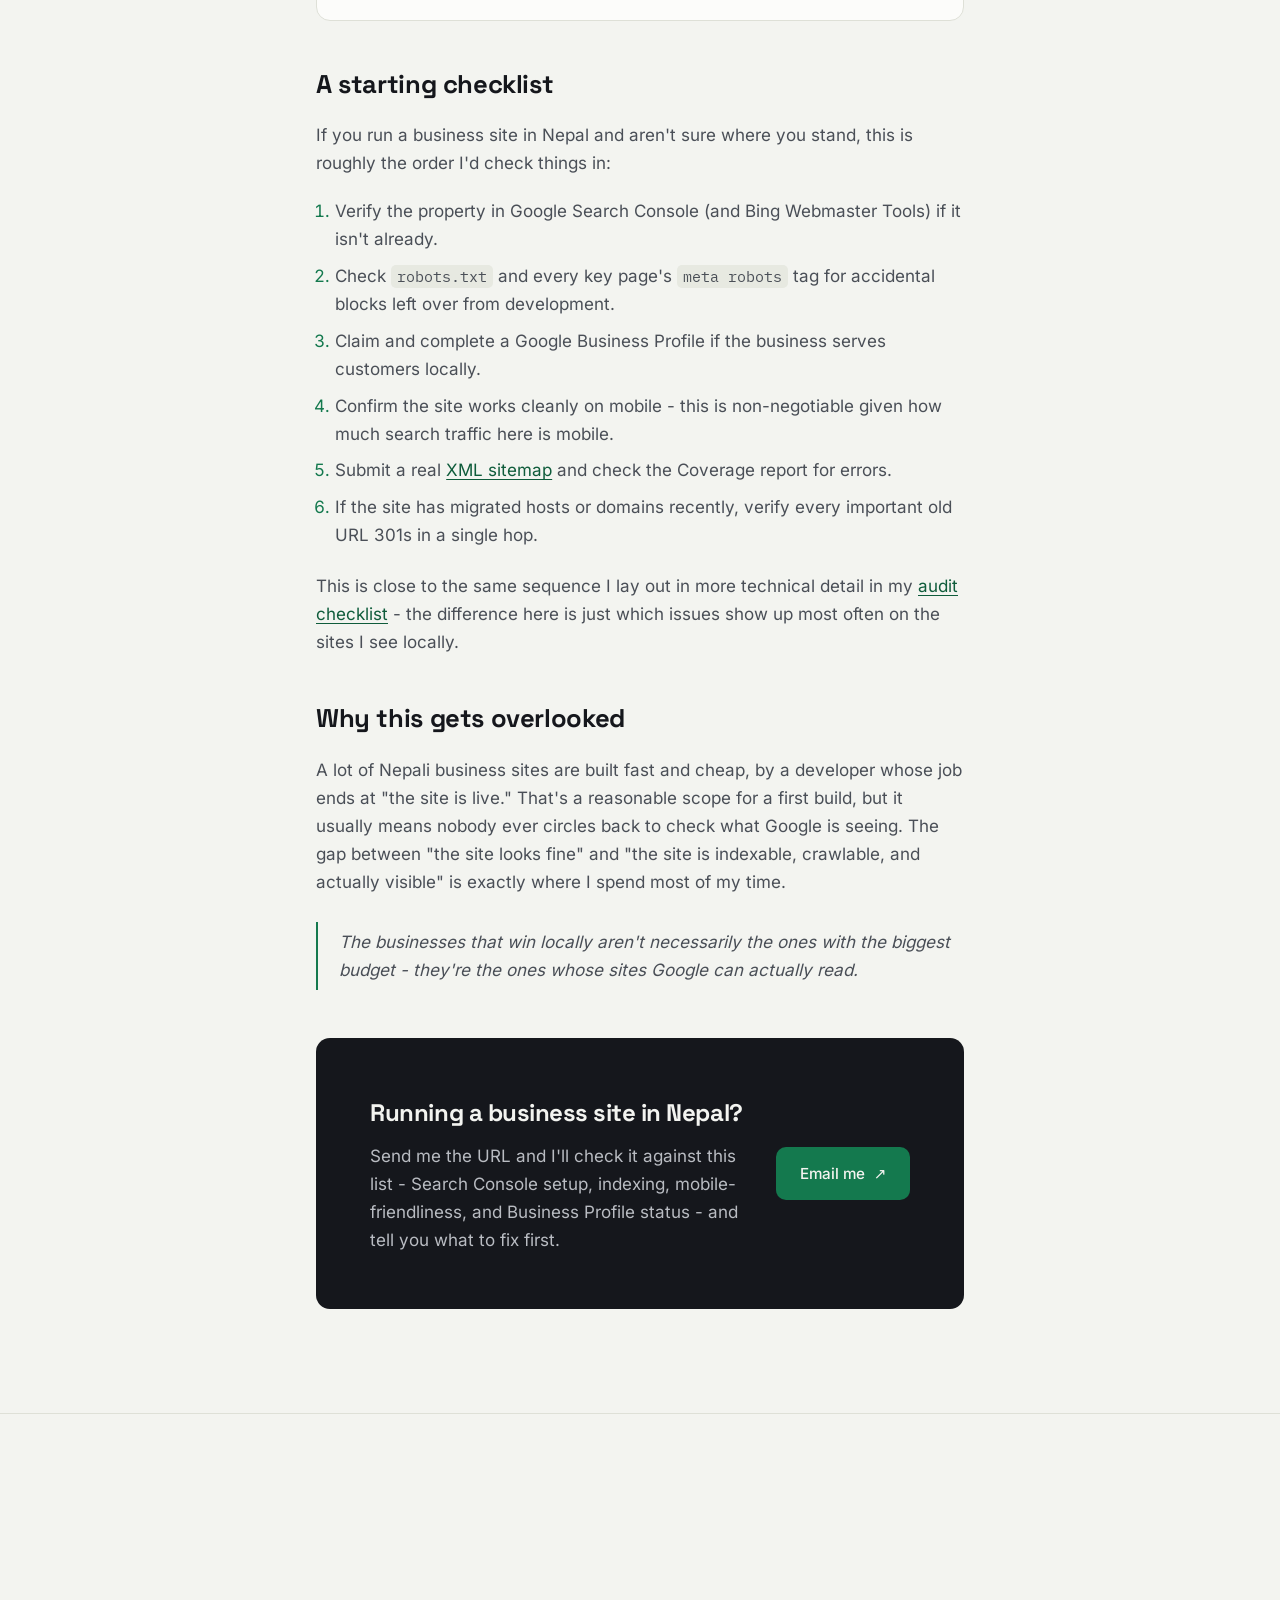
<file: blog/seo-in-nepal/index.html>
<!DOCTYPE html>
<html lang="en">
<head>
<meta charset="UTF-8">
<script>(function(){var r=document.documentElement;r.classList.add('js');try{var t=localStorage.getItem('theme');if(t==='light'||t==='dark'){r.setAttribute('data-theme',t);}}catch(e){}})();</script>
<meta name="viewport" content="width=device-width, initial-scale=1">
<meta name="theme-color" content="#F3F4F0" media="(prefers-color-scheme: light)">
<meta name="theme-color" content="#0C0E12" media="(prefers-color-scheme: dark)">
<title>SEO in Nepal: What Actually Works | Trinabh Karki</title>
<meta name="description" content="A practical look at SEO in Nepal - how Nepali businesses search, get found online, and lose rankings to fixable technical mistakes.">
<link rel="canonical" href="https://trinabh.com.np/blog/seo-in-nepal/">
<meta name="robots" content="index, follow">
<meta property="og:type" content="article">
<meta property="og:site_name" content="Trinabh Karki">
<meta property="og:title" content="SEO in Nepal: What Actually Works for Local Businesses">
<meta property="og:description" content="How Nepali businesses search, get found, and where they lose rankings to fixable technical mistakes.">
<meta property="og:url" content="https://trinabh.com.np/blog/seo-in-nepal/">
<meta property="og:image" content="https://trinabh.com.np/images/og-banner.png">
<meta property="og:image:width" content="1200">
<meta property="og:image:height" content="630">
<meta property="og:image:alt" content="Trinabh Karki - Technical SEO Analyst">
<meta property="og:locale" content="en_US">
<meta name="twitter:card" content="summary_large_image">
<meta name="twitter:title" content="SEO in Nepal: What Actually Works for Local Businesses">
<meta name="twitter:description" content="How Nepali businesses search, get found, and where they lose rankings to fixable technical mistakes.">
<meta name="twitter:image" content="https://trinabh.com.np/images/og-banner.png">
<meta name="twitter:image:alt" content="Trinabh Karki - Technical SEO Analyst">
<script type="application/ld+json">
{
  "@context": "https://schema.org",
  "@type": "BlogPosting",
  "@id": "https://trinabh.com.np/blog/seo-in-nepal/#article",
  "mainEntityOfPage": "https://trinabh.com.np/blog/seo-in-nepal/",
  "headline": "SEO in Nepal: What Actually Works for Local Businesses",
  "description": "How Nepali businesses search, get found online, and the technical mistakes that cost them rankings.",
  "image": "https://trinabh.com.np/images/og-banner.png",
  "datePublished": "2026-08-01",
  "dateModified": "2026-08-01",
  "author": { "@type": "Person", "@id": "https://trinabh.com.np/#person", "name": "Trinabh Karki", "url": "https://trinabh.com.np/" },
  "publisher": { "@type": "Person", "@id": "https://trinabh.com.np/#person", "name": "Trinabh Karki" },
  "spatialCoverage": { "@type": "Country", "name": "Nepal" }
}
</script>
<link rel="icon" href="/favicon.ico" sizes="any">
<link rel="icon" type="image/png" href="/favicon.png">
<link rel="preload" href="/fonts/space-grotesk.woff2" as="font" type="font/woff2" crossorigin>
<link rel="preload" href="/fonts/inter.woff2" as="font" type="font/woff2" crossorigin>
<link rel="preload" href="/fonts/ibm-plex-mono-400.woff2" as="font" type="font/woff2" crossorigin>
<link rel="stylesheet" href="/css/main.css">
<link rel="alternate" type="application/rss+xml" title="Trinabh Karki - Writing" href="/feed.xml">
<script type="application/ld+json">
{
  "@context": "https://schema.org",
  "@type": "BreadcrumbList",
  "itemListElement": [
    { "@type": "ListItem", "position": 1, "name": "Home", "item": "https://trinabh.com.np/" },
    { "@type": "ListItem", "position": 2, "name": "Writing", "item": "https://trinabh.com.np/blog/" },
    { "@type": "ListItem", "position": 3, "name": "SEO in Nepal: What Actually Works for Local Businesses", "item": "https://trinabh.com.np/blog/seo-in-nepal/" }
  ]
}
</script>
</head>
<body>
<a class="skip-link" href="#main">Skip to content</a>
<div class="crawl-progress" aria-hidden="true"><div class="crawl-progress-bar"></div></div>

<header class="site-head">
  <div class="wrap head-inner">
    <a class="brand" href="/"><span class="brand-mark">T</span><span class="brand-name">Trinabh Karki<span>Technical SEO</span></span></a>
    <nav class="nav" id="primary-nav" aria-label="Primary">
      <a href="/">Home</a><a href="/about/">About</a><a href="/services/">Services</a><a href="/projects/">Work</a>
      <a href="/blog/" aria-current="page">Writing</a>
    </nav>
    <a class="head-cta" href="mailto:karkitrinabh30@gmail.com?subject=Technical%20SEO%20Help"><span class="dot"></span>available for SEO work</a>
    <button class="theme-toggle" aria-label="Toggle dark mode" aria-pressed="false">
      <svg class="icon-sun" viewBox="0 0 24 24" fill="none" stroke="currentColor" stroke-width="2" stroke-linecap="round" stroke-linejoin="round" aria-hidden="true"><circle cx="12" cy="12" r="4"></circle><path d="M12 2v2M12 20v2M4.93 4.93l1.41 1.41M17.66 17.66l1.41 1.41M2 12h2M20 12h2M6.34 17.66l-1.41 1.41M19.07 4.93l-1.41 1.41"></path></svg>
      <svg class="icon-moon" viewBox="0 0 24 24" fill="none" stroke="currentColor" stroke-width="2" stroke-linecap="round" stroke-linejoin="round" aria-hidden="true"><path d="M21 12.79A9 9 0 1 1 11.21 3 7 7 0 0 0 21 12.79z"></path></svg>
    </button>
    <button class="nav-toggle" aria-label="Menu" aria-controls="primary-nav" aria-expanded="false"><span></span><span></span><span></span></button>
  </div>
</header>

<main id="main">
  <article class="section" style="border-top:none">
    <div class="wrap" style="max-width:760px">
      <p class="eyebrow"><a href="/blog/" style="color:var(--index-dim)">← writing</a> · 2026-08-01 · 7 min</p>
      <h1 style="font-family:var(--display); font-weight:700; font-size:clamp(2rem,5vw,3rem); letter-spacing:-.025em; line-height:1.06; margin:0 0 1.4rem">SEO in Nepal: What Actually Works for Local Businesses</h1>

      <div class="prose">
        <p>Most of my hands-on SEO work happens on sites built and run from Nepal - small business sites, e-commerce stores, and CMS-based projects on hosts like GoDaddy, Bluehost, and cPanel. The fundamentals of SEO don't change by country, but where Nepali businesses lose rankings tends to follow a pattern worth writing down.</p>

        <h2>How people search here</h2>
        <p>Google is overwhelmingly the dominant search engine in Nepal, and most of that traffic is mobile. Search behavior is mixed-language in practice - a query might be in English, transliterated Nepali, or a mix of both in the same session - and local intent ("near me," a city name, a specific neighborhood) shows up constantly for service businesses. A site that isn't mobile-friendly, or that only targets stiff English keyword phrases nobody actually types, is already leaving visibility on the table before any technical issue even enters the picture.</p>

        <h2>Where local sites lose rankings</h2>
        <p>Across the sites I've audited, the same handful of issues show up again and again:</p>
        <ul>
          <li><strong>No <a href="/services/#search-console">verified Search Console property</a>.</strong> A large share of small business sites in Nepal have never been verified in Google Search Console at all, which means nobody is watching for indexing errors, security issues, or manual actions until traffic has already dropped.</li>
          <li><strong>Leftover staging settings.</strong> Sites built by an agency or freelancer and launched without a final check often ship with a stray <code>noindex</code> tag or a <code>Disallow: /</code> left in <code>robots.txt</code> from the development phase - invisible until someone checks the source.</li>
          <li><strong>Broken migrations.</strong> Moving hosts (a common cost-saving move) without mapping old URLs to new ones creates <a href="/projects/#redirect-chain">redirect chains or straight 404s</a>, and any ranking history on those URLs evaporates.</li>
          <li><strong>No Google Business Profile, or an unclaimed/inconsistent one.</strong> For any business with a physical location or service area, this is often worth more than on-page tweaks - it's what shows up in the local map pack, which is where a lot of "near me" searches actually get answered.</li>
          <li><strong>Thin or duplicate category pages</strong> on small e-commerce stores, which Google treats as <a href="/projects/#soft-404">Soft 404s</a> and drops from the index without much warning.</li>
        </ul>

        <div class="callout">
          <span class="token"><span class="slash">//</span> the pattern</span>
          Almost none of these are content problems. They're configuration problems - the kind that don't show up by looking at the site in a browser, only by checking what Google actually sees.
        </div>

        <h2>A starting checklist</h2>
        <p>If you run a business site in Nepal and aren't sure where you stand, this is roughly the order I'd check things in:</p>
        <ol>
          <li>Verify the property in Google Search Console (and Bing Webmaster Tools) if it isn't already.</li>
          <li>Check <code>robots.txt</code> and every key page's <code>meta robots</code> tag for accidental blocks left over from development.</li>
          <li>Claim and complete a Google Business Profile if the business serves customers locally.</li>
          <li>Confirm the site works cleanly on mobile - this is non-negotiable given how much search traffic here is mobile.</li>
          <li>Submit a real <a href="/services/#sitemaps">XML sitemap</a> and check the Coverage report for errors.</li>
          <li>If the site has migrated hosts or domains recently, verify every important old URL 301s in a single hop.</li>
        </ol>
        <p>This is close to the same sequence I lay out in more technical detail in my <a href="/blog/technical-seo-audit-checklist/">audit checklist</a> - the difference here is just which issues show up most often on the sites I see locally.</p>

        <h2>Why this gets overlooked</h2>
        <p>A lot of Nepali business sites are built fast and cheap, by a developer whose job ends at "the site is live." That's a reasonable scope for a first build, but it usually means nobody ever circles back to check what Google is seeing. The gap between "the site looks fine" and "the site is indexable, crawlable, and actually visible" is exactly where I spend most of my time.</p>

        <blockquote>The businesses that win locally aren't necessarily the ones with the biggest budget - they're the ones whose sites Google can actually read.</blockquote>
      </div>

      <div class="band reveal" style="margin-top:3rem">
        <div>
          <h2 style="font-size:1.5rem">Running a business site in Nepal?</h2>
          <p>Send me the URL and I'll check it against this list - Search Console setup, indexing, mobile-friendliness, and Business Profile status - and tell you what to fix first.</p>
        </div>
        <a class="btn btn-primary" href="mailto:karkitrinabh30@gmail.com?subject=SEO%20Check%20for%20My%20Nepal%20Business">Email me <span class="arrow">↗</span></a>
      </div>
    </div>
  </article>
</main>

<footer class="site-foot">
  <div class="wrap">
    <div class="foot-grid">
      <div><p class="foot-lead">Technical SEO that practices what it preaches - clean metadata, valid sitemaps, indexable pages.</p></div>
      <div><h3>Pages</h3><a href="/about/">About</a><a href="/services/">Services</a><a href="/projects/">Work</a><a href="/blog/">Writing</a></div>
      <div><h3>Contact</h3><a href="mailto:karkitrinabh30@gmail.com">karkitrinabh30@gmail.com</a><a class="social-link" href="https://www.linkedin.com/in/trinabhkarki/" target="_blank" rel="noopener noreferrer" aria-label="LinkedIn profile"><svg viewBox="-1.5 0 24 24" aria-hidden="true"><path d="M4.98 3.5C4.98 4.88 3.86 6 2.5 6S0 4.88 0 3.5 1.12 1 2.5 1s2.48 1.12 2.48 2.5ZM.35 8.1h4.3V23H.35V8.1Zm7.15 0h4.12v2.03h.06c.57-1.08 1.98-2.22 4.07-2.22C20.1 7.91 21 10.77 21 14.49V23h-4.3v-7.54c0-1.8-.03-4.12-2.51-4.12-2.51 0-2.9 1.96-2.9 3.99V23H7.5V8.1Z"/></svg><span>LinkedIn</span></a><a class="social-link" href="https://github.com/trinabhk" target="_blank" rel="noopener noreferrer" aria-label="GitHub profile"><svg viewBox="0 0 24 24" aria-hidden="true"><path d="M12 .5C5.73.5.5 5.73.5 12c0 5.09 3.29 9.39 7.86 10.91.57.1.79-.25.79-.55 0-.27-.01-1.13-.02-2.05-3.2.7-3.88-1.35-3.88-1.35-.53-1.34-1.29-1.7-1.29-1.7-1.05-.72.08-.71.08-.71 1.17.08 1.78 1.2 1.78 1.2 1.04 1.78 2.73 1.27 3.4.97.1-.75.4-1.27.73-1.56-2.55-.29-5.23-1.28-5.23-5.68 0-1.25.45-2.28 1.18-3.08-.12-.29-.51-1.46.11-3.04 0 0 .96-.31 3.15 1.18.91-.25 1.89-.38 2.86-.38.97 0 1.95.13 2.86.38 2.18-1.49 3.14-1.18 3.14-1.18.63 1.58.23 2.75.11 3.04.74.8 1.18 1.83 1.18 3.08 0 4.41-2.69 5.39-5.25 5.67.41.36.78 1.08.78 2.17 0 1.57-.01 2.83-.01 3.22 0 .3.21.66.79.55C20.71 21.39 24 17.09 24 12c0-6.27-5.23-11.5-12-11.5Z"/></svg><span>GitHub</span></a><a class="social-link" href="https://www.instagram.com/trinabhkarki_/" target="_blank" rel="noopener noreferrer" aria-label="Instagram profile"><svg viewBox="0 0 24 24" aria-hidden="true"><path d="M7.5 2h9A5.5 5.5 0 0 1 22 7.5v9A5.5 5.5 0 0 1 16.5 22h-9A5.5 5.5 0 0 1 2 16.5v-9A5.5 5.5 0 0 1 7.5 2Zm0 2A3.5 3.5 0 0 0 4 7.5v9A3.5 3.5 0 0 0 7.5 20h9a3.5 3.5 0 0 0 3.5-3.5v-9A3.5 3.5 0 0 0 16.5 4h-9Zm4.5 3.3A4.7 4.7 0 1 1 12 16.7a4.7 4.7 0 0 1 0-9.4Zm0 2A2.7 2.7 0 1 0 12 14.7a2.7 2.7 0 0 0 0-5.4Zm5.1-2.65a1.1 1.1 0 1 1-1.1 1.1 1.1 1.1 0 0 1 1.1-1.1Z"/></svg><span>Instagram</span></a><a href="/sitemap.xml">Sitemap</a></div>
    </div>
    <div class="foot-base"><span>© 2026 Trinabh Karki · Kathmandu, Nepal</span><span>200 OK · indexed, follow</span></div>
  </div>
</footer>

<script src="/js/site.js"></script>
</body>
</html>
</file>
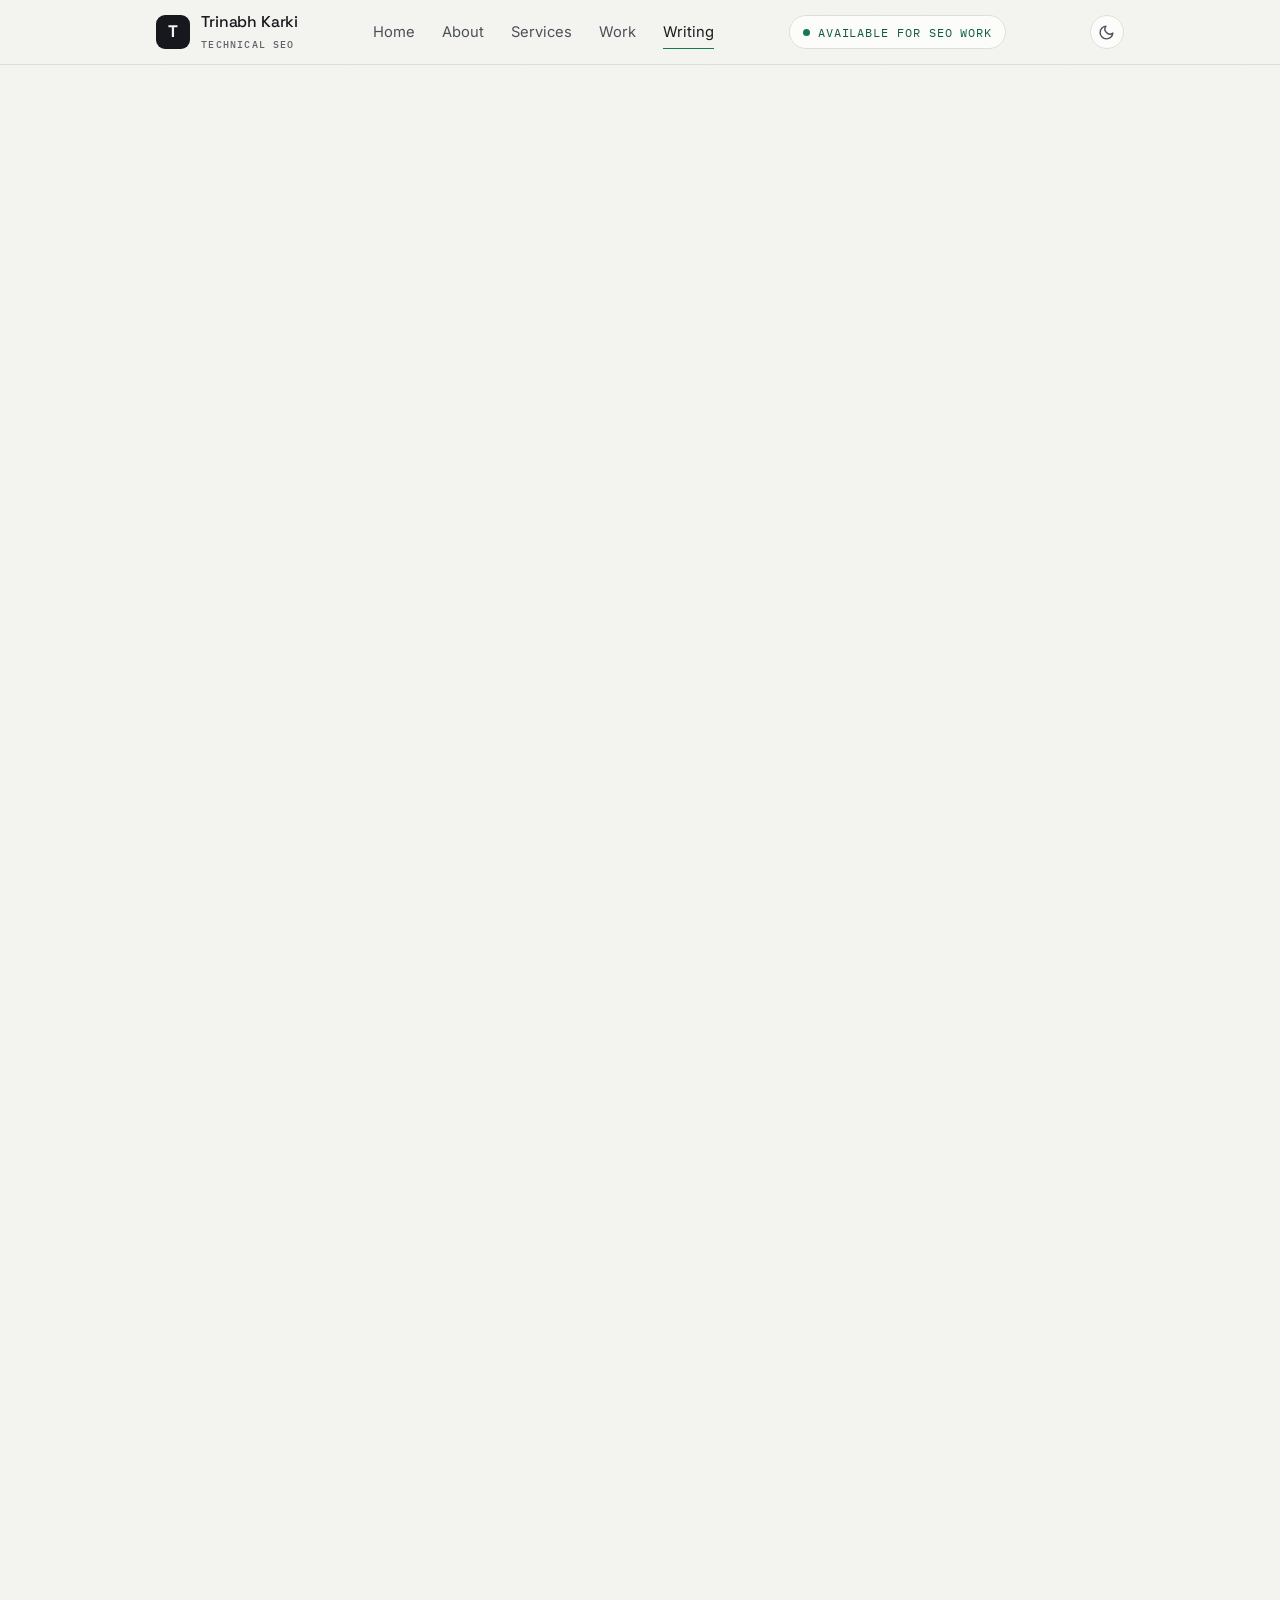
<file: blog/technical-seo-audit-checklist/index.html>
<!DOCTYPE html>
<html lang="en">
<head>
<meta charset="UTF-8">
<script>(function(){var r=document.documentElement;r.classList.add('js');try{var t=localStorage.getItem('theme');if(t==='light'||t==='dark'){r.setAttribute('data-theme',t);}}catch(e){}})();</script>
<meta name="viewport" content="width=device-width, initial-scale=1">
<meta name="theme-color" content="#F3F4F0" media="(prefers-color-scheme: light)">
<meta name="theme-color" content="#0C0E12" media="(prefers-color-scheme: dark)">
<title>Technical SEO Audit Checklist I Actually Use | Trinabh Karki</title>
<meta name="description" content="The exact order I work through a technical SEO audit - crawlability, indexing, canonicals, redirects, and sitemaps - and why sequence matters.">
<link rel="canonical" href="https://trinabh.com.np/blog/technical-seo-audit-checklist/">
<meta name="robots" content="index, follow">
<meta property="og:type" content="article">
<meta property="og:site_name" content="Trinabh Karki">
<meta property="og:title" content="A technical SEO audit checklist I actually use">
<meta property="og:description" content="The exact order I work through a site when something isn't ranking.">
<meta property="og:url" content="https://trinabh.com.np/blog/technical-seo-audit-checklist/">
<meta property="og:image" content="https://trinabh.com.np/images/og-banner.png">
<meta property="og:image:width" content="1200">
<meta property="og:image:height" content="630">
<meta property="og:image:alt" content="Trinabh Karki - Technical SEO Analyst">
<meta property="og:locale" content="en_US">
<meta name="twitter:card" content="summary_large_image">
<meta name="twitter:title" content="A technical SEO audit checklist I actually use">
<meta name="twitter:description" content="The exact order I work through a site when something isn't ranking.">
<meta name="twitter:image" content="https://trinabh.com.np/images/og-banner.png">
<meta name="twitter:image:alt" content="Trinabh Karki - Technical SEO Analyst">
<script type="application/ld+json">
{
  "@context": "https://schema.org",
  "@type": "BlogPosting",
  "@id": "https://trinabh.com.np/blog/technical-seo-audit-checklist/#article",
  "mainEntityOfPage": "https://trinabh.com.np/blog/technical-seo-audit-checklist/",
  "headline": "A technical SEO audit checklist I actually use",
  "description": "The exact order I work through a technical SEO audit - crawlability, indexing, canonicals, redirects, sitemaps, and status codes - and why doing it in sequence matters.",
  "image": "https://trinabh.com.np/images/og-banner.png",
  "datePublished": "2026-06-16",
  "dateModified": "2026-06-16",
  "author": {
    "@type": "Person",
    "@id": "https://trinabh.com.np/#person",
    "name": "Trinabh Karki",
    "url": "https://trinabh.com.np/"
  },
  "publisher": {
    "@type": "Person",
    "@id": "https://trinabh.com.np/#person",
    "name": "Trinabh Karki"
  }
}
</script>
<link rel="icon" href="/favicon.ico" sizes="any">
<link rel="icon" type="image/png" href="/favicon.png">
<link rel="preload" href="/fonts/space-grotesk.woff2" as="font" type="font/woff2" crossorigin>
<link rel="preload" href="/fonts/inter.woff2" as="font" type="font/woff2" crossorigin>
<link rel="preload" href="/fonts/ibm-plex-mono-400.woff2" as="font" type="font/woff2" crossorigin>
<link rel="stylesheet" href="/css/main.css">
<link rel="alternate" type="application/rss+xml" title="Trinabh Karki - Writing" href="/feed.xml">
<script type="application/ld+json">
{
  "@context": "https://schema.org",
  "@type": "BreadcrumbList",
  "itemListElement": [
    { "@type": "ListItem", "position": 1, "name": "Home", "item": "https://trinabh.com.np/" },
    { "@type": "ListItem", "position": 2, "name": "Writing", "item": "https://trinabh.com.np/blog/" },
    { "@type": "ListItem", "position": 3, "name": "A technical SEO audit checklist I actually use", "item": "https://trinabh.com.np/blog/technical-seo-audit-checklist/" }
  ]
}
</script>
</head>
<body>
<a class="skip-link" href="#main">Skip to content</a>
<div class="crawl-progress" aria-hidden="true"><div class="crawl-progress-bar"></div></div>

<header class="site-head">
  <div class="wrap head-inner">
    <a class="brand" href="/"><span class="brand-mark">T</span><span class="brand-name">Trinabh Karki<span>Technical SEO</span></span></a>
    <nav class="nav" id="primary-nav" aria-label="Primary">
      <a href="/">Home</a><a href="/about/">About</a><a href="/services/">Services</a><a href="/projects/">Work</a>
      <a href="/blog/" aria-current="page">Writing</a>
    </nav>
    <a class="head-cta" href="mailto:karkitrinabh30@gmail.com?subject=Technical%20SEO%20Help"><span class="dot"></span>available for SEO work</a>
    <button class="theme-toggle" aria-label="Toggle dark mode" aria-pressed="false">
      <svg class="icon-sun" viewBox="0 0 24 24" fill="none" stroke="currentColor" stroke-width="2" stroke-linecap="round" stroke-linejoin="round" aria-hidden="true"><circle cx="12" cy="12" r="4"></circle><path d="M12 2v2M12 20v2M4.93 4.93l1.41 1.41M17.66 17.66l1.41 1.41M2 12h2M20 12h2M6.34 17.66l-1.41 1.41M19.07 4.93l-1.41 1.41"></path></svg>
      <svg class="icon-moon" viewBox="0 0 24 24" fill="none" stroke="currentColor" stroke-width="2" stroke-linecap="round" stroke-linejoin="round" aria-hidden="true"><path d="M21 12.79A9 9 0 1 1 11.21 3 7 7 0 0 0 21 12.79z"></path></svg>
    </button>
    <button class="nav-toggle" aria-label="Menu" aria-controls="primary-nav" aria-expanded="false"><span></span><span></span><span></span></button>
  </div>
</header>

<main id="main">
  <article class="section" style="border-top:none">
    <div class="wrap" style="max-width:760px">
      <p class="eyebrow"><a href="/blog/" style="color:var(--index-dim)">← writing</a> · 2026-06-16 · 6 min</p>
      <h1 style="font-family:var(--display); font-weight:700; font-size:clamp(2rem,5vw,3rem); letter-spacing:-.025em; line-height:1.06; margin:0 0 1.4rem">A technical SEO audit checklist I actually use</h1>

      <div class="prose">
        <p>When a page won't rank, the instinct is to reach for content and keywords. But more often than not the real problem is further down - Google either can't crawl the page, can't index it, or is being told not to. So I work an audit in a fixed order, from the most fundamental signal up. If a step fails, the steps above it don't matter yet.</p>

        <h2>1. Can Google reach it at all?</h2>
        <p>Start with crawlability, because nothing downstream works if the crawler never arrives. I check <code>robots.txt</code> for accidental <code>Disallow</code> rules, confirm the page returns a <code>200</code> and not a redirect or error, and make sure it isn't orphaned - a page with no internal links pointing to it is a page Google may never find.</p>

        <div class="callout">
          <span class="token"><span class="slash">//</span> quick check</span>
          Fetch the URL and read the response header first. A page that silently 302s, or returns a 200 while showing an error, will waste your whole audit before you notice.
        </div>

        <h2>2. Is it allowed to be indexed?</h2>
        <p>Crawlable isn't the same as indexable. The two signals I check here are the <code>meta robots</code> tag and the <code>X-Robots-Tag</code> header - a stray <code>noindex</code> left over from a staging environment is one of the most common reasons a healthy page never appears in search. Then I check the canonical tag: it should point to the page's own preferred URL, not accidentally to a different page that swallows its ranking signals.</p>

        <h2>3. Are duplicates splitting the signals?</h2>
        <p>One piece of content reachable at several URLs (with and without a trailing slash, http and https, with tracking parameters) divides link equity and confuses Google about which version to rank. Canonicals and consistent internal linking fix this. The goal is one canonical URL per piece of content, declared the same way everywhere.</p>

        <h2>4. Do the status codes tell the truth?</h2>
        <p>Status codes are the crawler's primary language, so they have to be honest:</p>
        <ul>
          <li><strong>200</strong> - a real, live page. Make sure thin or empty pages aren't returning 200 while looking like errors; that's a <a href="/projects/#soft-404"><strong>Soft 404</strong></a>, and Google will treat it as low quality.</li>
          <li><strong>301</strong> - a permanent move. Redirects should <a href="/projects/#redirect-chain">resolve in a single hop, never a chain</a>.</li>
          <li><strong>404</strong> - genuinely gone. Fine in moderation, but broken internal links pointing at 404s leak crawl budget.</li>
        </ul>

        <h2>5. Can crawlers find everything efficiently?</h2>
        <p>This is where the XML sitemap earns its place. It should list only canonical, indexable <code>200</code> URLs - no redirects, no <code>noindex</code> pages, no 404s. For a large site, one giant sitemap is hard to process; <a href="/projects/#sitemap-architecture">splitting it into a sitemap index with separate child maps</a> for products, posts, and pages makes coverage far easier for both Google and you to track.</p>

        <blockquote>A sitemap is a set of recommendations, not commands. It helps discovery; it doesn't override the indexing signals above it. Get steps 1-4 right first, or you're just submitting a tidy list of pages Google has already decided to ignore.</blockquote>

        <h2>6. Confirm it in Search Console</h2>
        <p>Finally, verify the fix held. The <a href="/services/#search-console">URL Inspection tool</a> tells you exactly how Google sees a page - its indexing status, the canonical Google chose (which may differ from yours), and whether the live page passes. When a URL moves from <code>Discovered</code> or <code>Crawled - currently not indexed</code> to <code>Indexed</code>, you know the work landed.</p>

        <h2>The short version</h2>
        <p>Reachable → indexable → de-duplicated → honest status codes → discoverable → verified. Always in that order. Most "mystery" ranking problems are just one broken link in that chain, and fixing it is far less mysterious than it looks.</p>
      </div>

      <div class="band reveal" style="margin-top:3rem">
        <div>
          <h2 style="font-size:1.5rem">Want me to run this on your site?</h2>
          <p>I do exactly <a href="/services/#technical-audits">this audit</a> for clients - and fix what it turns up.</p>
        </div>
        <a class="btn btn-primary" href="mailto:karkitrinabh30@gmail.com?subject=Technical%20SEO%20Help">Email me <span class="arrow">↗</span></a>
      </div>
    </div>
  </article>
</main>

<footer class="site-foot">
  <div class="wrap">
    <div class="foot-grid">
      <div><p class="foot-lead">Technical SEO that practices what it preaches - clean metadata, valid sitemaps, indexable pages.</p></div>
      <div><h3>Pages</h3><a href="/about/">About</a><a href="/services/">Services</a><a href="/projects/">Work</a><a href="/blog/">Writing</a></div>
      <div><h3>Contact</h3><a href="mailto:karkitrinabh30@gmail.com">karkitrinabh30@gmail.com</a><a class="social-link" href="https://www.linkedin.com/in/trinabhkarki/" target="_blank" rel="noopener noreferrer" aria-label="LinkedIn profile"><svg viewBox="-1.5 0 24 24" aria-hidden="true"><path d="M4.98 3.5C4.98 4.88 3.86 6 2.5 6S0 4.88 0 3.5 1.12 1 2.5 1s2.48 1.12 2.48 2.5ZM.35 8.1h4.3V23H.35V8.1Zm7.15 0h4.12v2.03h.06c.57-1.08 1.98-2.22 4.07-2.22C20.1 7.91 21 10.77 21 14.49V23h-4.3v-7.54c0-1.8-.03-4.12-2.51-4.12-2.51 0-2.9 1.96-2.9 3.99V23H7.5V8.1Z"/></svg><span>LinkedIn</span></a><a class="social-link" href="https://github.com/trinabhk" target="_blank" rel="noopener noreferrer" aria-label="GitHub profile"><svg viewBox="0 0 24 24" aria-hidden="true"><path d="M12 .5C5.73.5.5 5.73.5 12c0 5.09 3.29 9.39 7.86 10.91.57.1.79-.25.79-.55 0-.27-.01-1.13-.02-2.05-3.2.7-3.88-1.35-3.88-1.35-.53-1.34-1.29-1.7-1.29-1.7-1.05-.72.08-.71.08-.71 1.17.08 1.78 1.2 1.78 1.2 1.04 1.78 2.73 1.27 3.4.97.1-.75.4-1.27.73-1.56-2.55-.29-5.23-1.28-5.23-5.68 0-1.25.45-2.28 1.18-3.08-.12-.29-.51-1.46.11-3.04 0 0 .96-.31 3.15 1.18.91-.25 1.89-.38 2.86-.38.97 0 1.95.13 2.86.38 2.18-1.49 3.14-1.18 3.14-1.18.63 1.58.23 2.75.11 3.04.74.8 1.18 1.83 1.18 3.08 0 4.41-2.69 5.39-5.25 5.67.41.36.78 1.08.78 2.17 0 1.57-.01 2.83-.01 3.22 0 .3.21.66.79.55C20.71 21.39 24 17.09 24 12c0-6.27-5.23-11.5-12-11.5Z"/></svg><span>GitHub</span></a><a class="social-link" href="https://www.instagram.com/trinabhkarki_/" target="_blank" rel="noopener noreferrer" aria-label="Instagram profile"><svg viewBox="0 0 24 24" aria-hidden="true"><path d="M7.5 2h9A5.5 5.5 0 0 1 22 7.5v9A5.5 5.5 0 0 1 16.5 22h-9A5.5 5.5 0 0 1 2 16.5v-9A5.5 5.5 0 0 1 7.5 2Zm0 2A3.5 3.5 0 0 0 4 7.5v9A3.5 3.5 0 0 0 7.5 20h9a3.5 3.5 0 0 0 3.5-3.5v-9A3.5 3.5 0 0 0 16.5 4h-9Zm4.5 3.3A4.7 4.7 0 1 1 12 16.7a4.7 4.7 0 0 1 0-9.4Zm0 2A2.7 2.7 0 1 0 12 14.7a2.7 2.7 0 0 0 0-5.4Zm5.1-2.65a1.1 1.1 0 1 1-1.1 1.1 1.1 1.1 0 0 1 1.1-1.1Z"/></svg><span>Instagram</span></a><a href="/sitemap.xml">Sitemap</a></div>
    </div>
    <div class="foot-base"><span>© 2026 Trinabh Karki · Kathmandu, Nepal</span><span>200 OK · indexed, follow</span></div>
  </div>
</footer>

<script src="/js/site.js"></script>
</body>
</html>
</file>
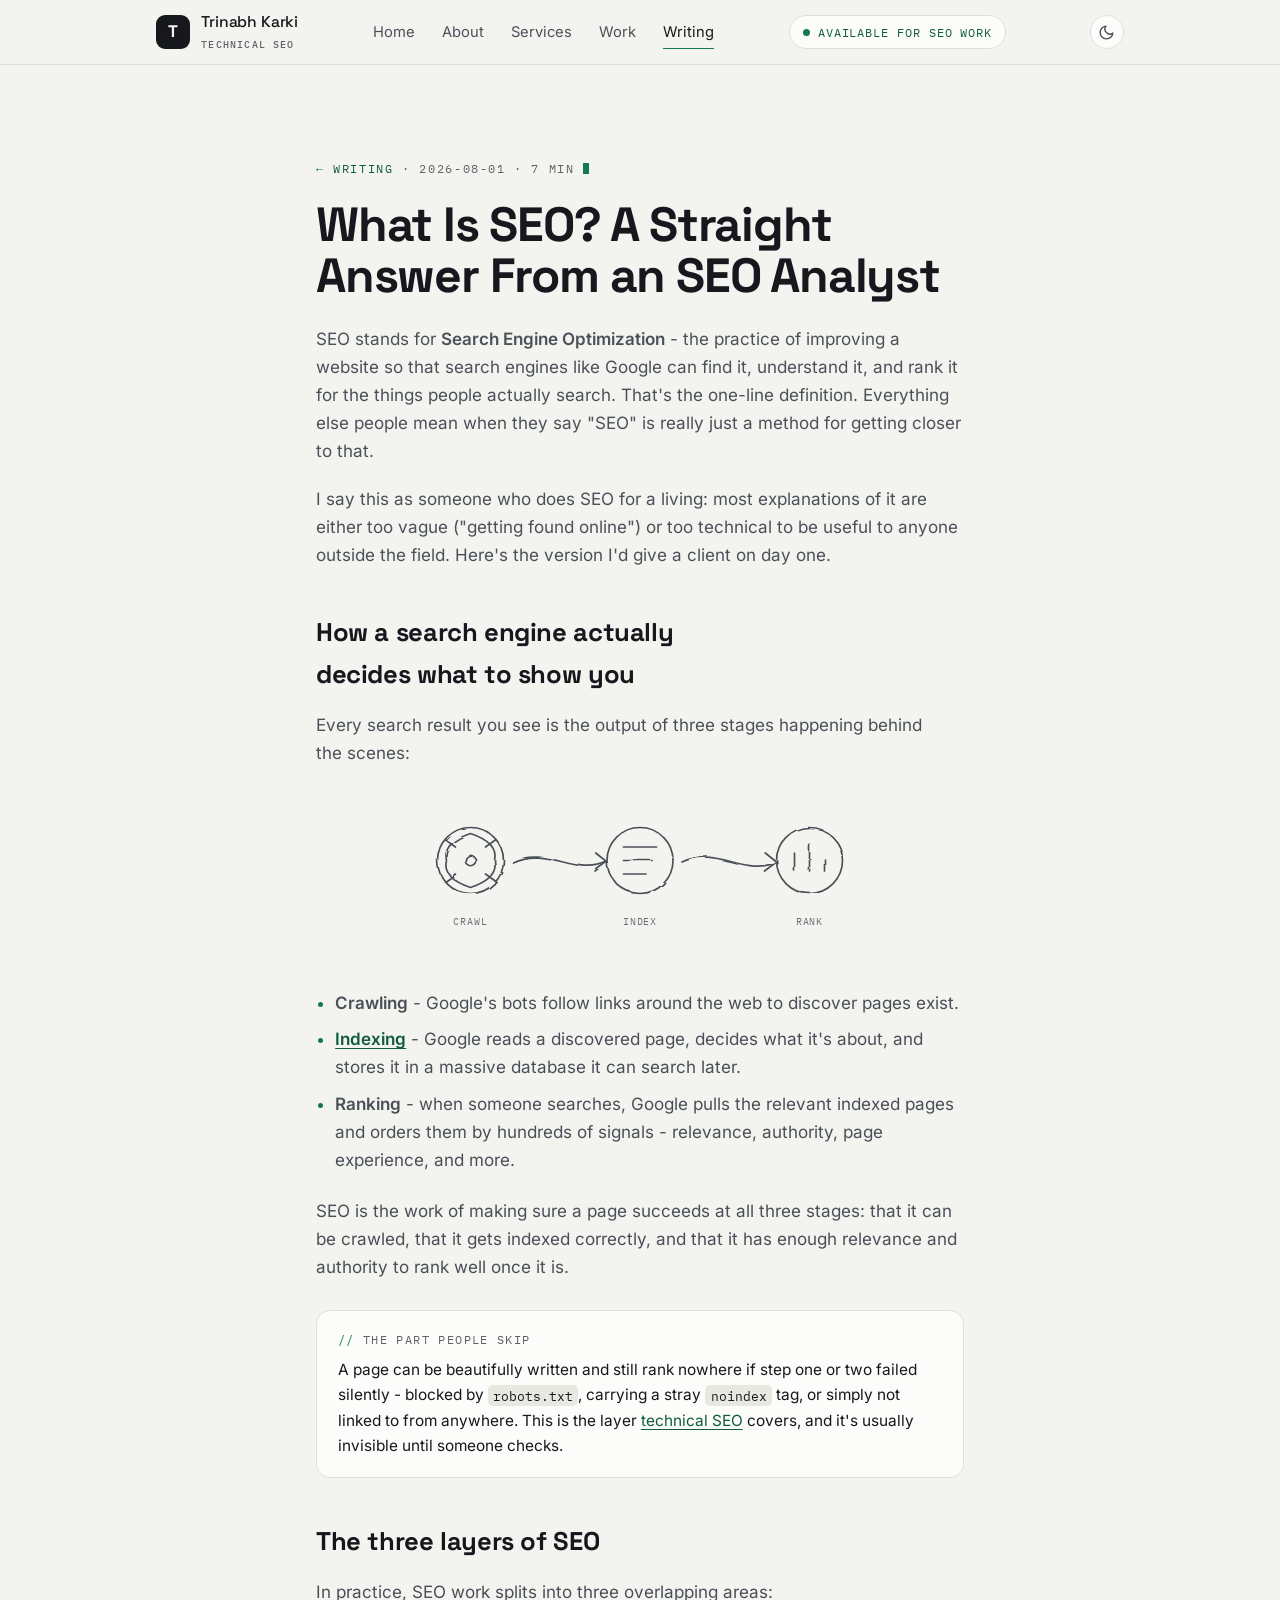
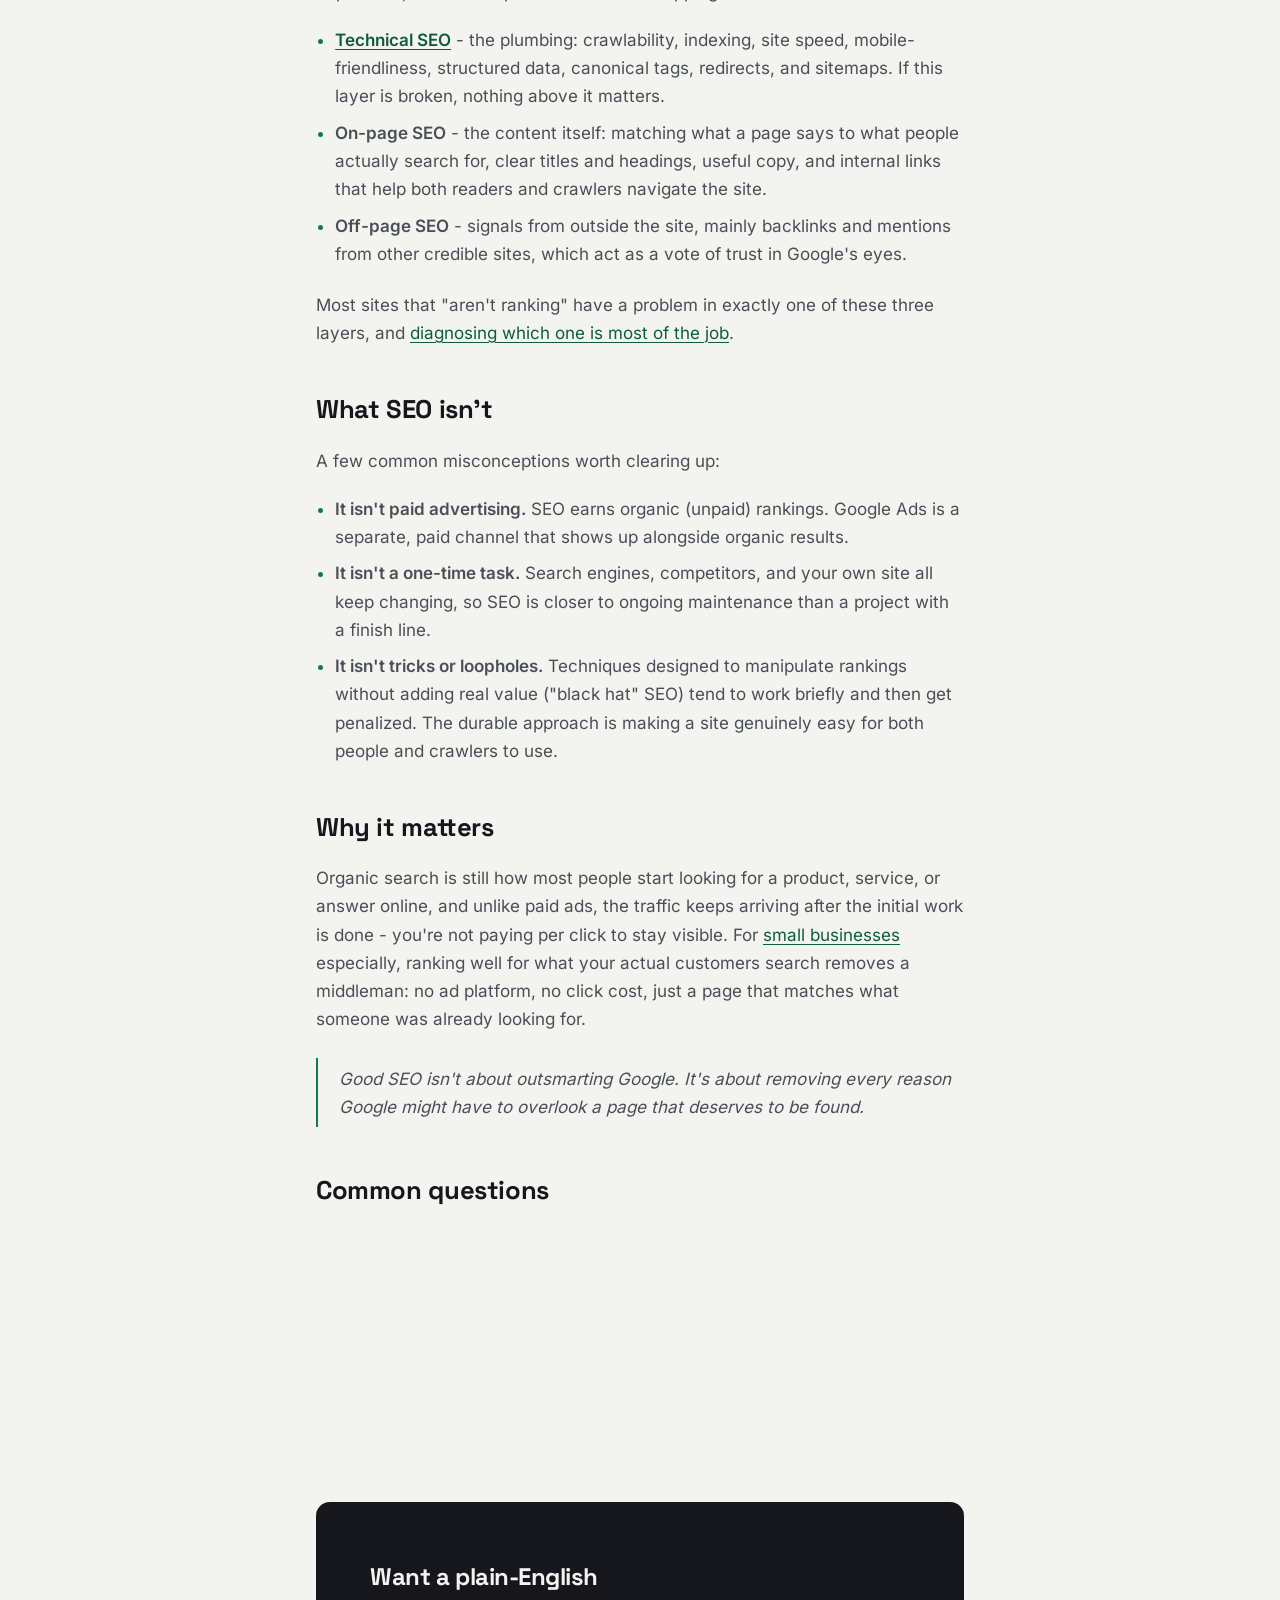
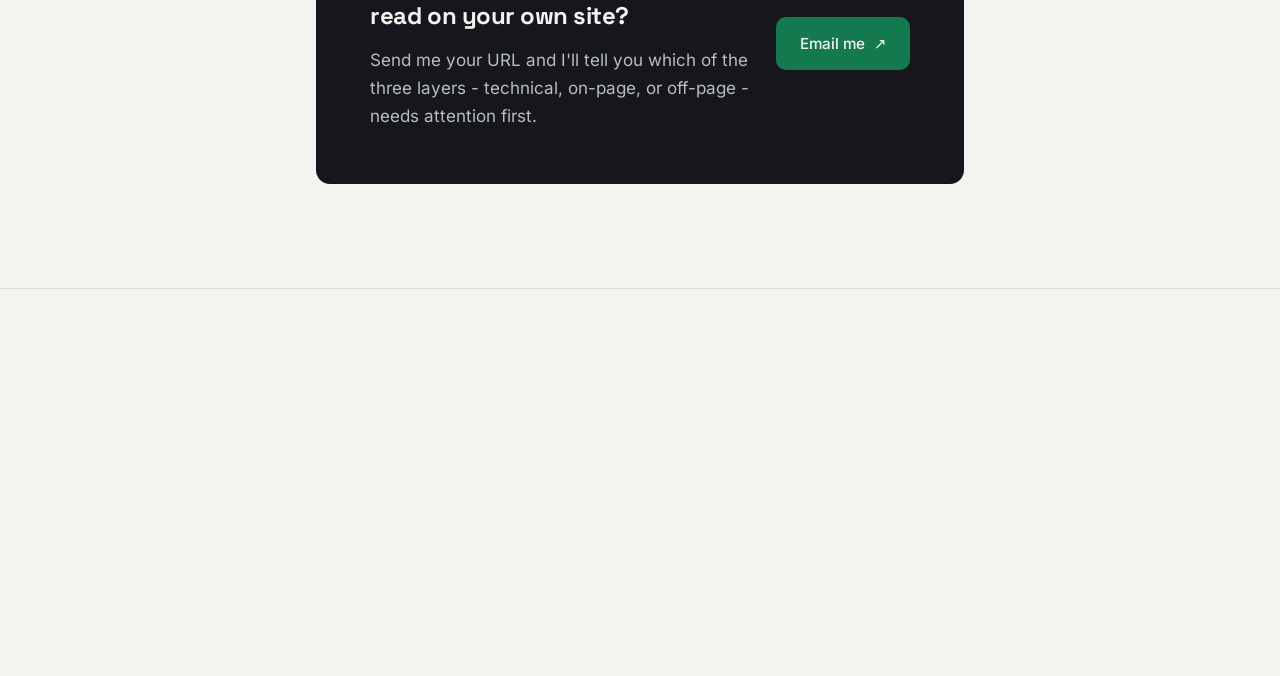
<file: blog/what-is-seo/index.html>
<!DOCTYPE html>
<html lang="en">
<head>
<meta charset="UTF-8">
<script>(function(){var r=document.documentElement;r.classList.add('js');try{var t=localStorage.getItem('theme');if(t==='light'||t==='dark'){r.setAttribute('data-theme',t);}}catch(e){}})();</script>
<meta name="viewport" content="width=device-width, initial-scale=1">
<meta name="theme-color" content="#F3F4F0" media="(prefers-color-scheme: light)">
<meta name="theme-color" content="#0C0E12" media="(prefers-color-scheme: dark)">
<title>What Is SEO? A Straight Answer | Trinabh Karki</title>
<meta name="description" content="What is SEO, really? A jargon-free explanation of how it works, its three layers, and why it matters, from someone who does it for a living.">
<link rel="canonical" href="https://trinabh.com.np/blog/what-is-seo/">
<meta name="robots" content="index, follow">
<meta property="og:type" content="article">
<meta property="og:site_name" content="Trinabh Karki">
<meta property="og:title" content="What Is SEO? A Straight Answer From an SEO Analyst">
<meta property="og:description" content="A practical, jargon-free explanation of search engine optimization and why it matters.">
<meta property="og:url" content="https://trinabh.com.np/blog/what-is-seo/">
<meta property="og:image" content="https://trinabh.com.np/images/og-banner.png">
<meta property="og:image:width" content="1200">
<meta property="og:image:height" content="630">
<meta property="og:image:alt" content="Trinabh Karki - Technical SEO Analyst">
<meta property="og:locale" content="en_US">
<meta name="twitter:card" content="summary_large_image">
<meta name="twitter:title" content="What Is SEO? A Straight Answer From an SEO Analyst">
<meta name="twitter:description" content="A practical, jargon-free explanation of search engine optimization and why it matters.">
<meta name="twitter:image" content="https://trinabh.com.np/images/og-banner.png">
<meta name="twitter:image:alt" content="Trinabh Karki - Technical SEO Analyst">
<script type="application/ld+json">
{
  "@context": "https://schema.org",
  "@type": "BlogPosting",
  "@id": "https://trinabh.com.np/blog/what-is-seo/#article",
  "mainEntityOfPage": "https://trinabh.com.np/blog/what-is-seo/",
  "headline": "What Is SEO? A Straight Answer From an SEO Analyst",
  "description": "A practical, jargon-free explanation of search engine optimization - how it works, its three layers, and why it matters.",
  "image": "https://trinabh.com.np/images/og-banner.png",
  "datePublished": "2026-08-01",
  "dateModified": "2026-08-01",
  "author": { "@type": "Person", "@id": "https://trinabh.com.np/#person", "name": "Trinabh Karki", "url": "https://trinabh.com.np/" },
  "publisher": { "@type": "Person", "@id": "https://trinabh.com.np/#person", "name": "Trinabh Karki" }
}
</script>
<link rel="icon" href="/favicon.ico" sizes="any">
<link rel="icon" type="image/png" href="/favicon.png">
<link rel="preload" href="/fonts/space-grotesk.woff2" as="font" type="font/woff2" crossorigin>
<link rel="preload" href="/fonts/inter.woff2" as="font" type="font/woff2" crossorigin>
<link rel="preload" href="/fonts/ibm-plex-mono-400.woff2" as="font" type="font/woff2" crossorigin>
<link rel="stylesheet" href="/css/main.css">
<link rel="alternate" type="application/rss+xml" title="Trinabh Karki - Writing" href="/feed.xml">
<script type="application/ld+json">
{
  "@context": "https://schema.org",
  "@type": "BreadcrumbList",
  "itemListElement": [
    { "@type": "ListItem", "position": 1, "name": "Home", "item": "https://trinabh.com.np/" },
    { "@type": "ListItem", "position": 2, "name": "Writing", "item": "https://trinabh.com.np/blog/" },
    { "@type": "ListItem", "position": 3, "name": "What Is SEO? A Straight Answer From an SEO Analyst", "item": "https://trinabh.com.np/blog/what-is-seo/" }
  ]
}
</script>
<script type="application/ld+json">
{
  "@context": "https://schema.org",
  "@type": "FAQPage",
  "@id": "https://trinabh.com.np/blog/what-is-seo/#faq",
  "mainEntity": [
    {
      "@type": "Question",
      "name": "How long does SEO take to work?",
      "acceptedAnswer": { "@type": "Answer", "text": "Most sites see meaningful movement in 3-6 months after fixing technical issues and publishing useful content. Competitive keywords can take a year or more, and brand-new sites generally take longer than established ones." }
    },
    {
      "@type": "Question",
      "name": "Is SEO free?",
      "acceptedAnswer": { "@type": "Answer", "text": "The traffic itself doesn't cost per click, but the work does - your time, content, tools, or a specialist's fee." }
    },
    {
      "@type": "Question",
      "name": "Do I need to hire someone, or can I do it myself?",
      "acceptedAnswer": { "@type": "Answer", "text": "Basic on-page work - titles, descriptions, headings - is very doable solo. Technical SEO is where most site owners get stuck, and it’s usually where a specialist pays for themselves fastest." }
    }
  ]
}
</script>
</head>
<body>
<a class="skip-link" href="#main">Skip to content</a>
<div class="crawl-progress" aria-hidden="true"><div class="crawl-progress-bar"></div></div>

<header class="site-head">
  <div class="wrap head-inner">
    <a class="brand" href="/"><span class="brand-mark">T</span><span class="brand-name">Trinabh Karki<span>Technical SEO</span></span></a>
    <nav class="nav" id="primary-nav" aria-label="Primary">
      <a href="/">Home</a><a href="/about/">About</a><a href="/services/">Services</a><a href="/projects/">Work</a>
      <a href="/blog/" aria-current="page">Writing</a>
    </nav>
    <a class="head-cta" href="mailto:karkitrinabh30@gmail.com?subject=Technical%20SEO%20Help"><span class="dot"></span>available for SEO work</a>
    <button class="theme-toggle" aria-label="Toggle dark mode" aria-pressed="false">
      <svg class="icon-sun" viewBox="0 0 24 24" fill="none" stroke="currentColor" stroke-width="2" stroke-linecap="round" stroke-linejoin="round" aria-hidden="true"><circle cx="12" cy="12" r="4"></circle><path d="M12 2v2M12 20v2M4.93 4.93l1.41 1.41M17.66 17.66l1.41 1.41M2 12h2M20 12h2M6.34 17.66l-1.41 1.41M19.07 4.93l-1.41 1.41"></path></svg>
      <svg class="icon-moon" viewBox="0 0 24 24" fill="none" stroke="currentColor" stroke-width="2" stroke-linecap="round" stroke-linejoin="round" aria-hidden="true"><path d="M21 12.79A9 9 0 1 1 11.21 3 7 7 0 0 0 21 12.79z"></path></svg>
    </button>
    <button class="nav-toggle" aria-label="Menu" aria-controls="primary-nav" aria-expanded="false"><span></span><span></span><span></span></button>
  </div>
</header>

<main id="main">
  <article class="section" style="border-top:none">
    <div class="wrap" style="max-width:760px">
      <p class="eyebrow"><a href="/blog/" style="color:var(--index-dim)">← writing</a> · 2026-08-01 · 7 min</p>
      <h1 style="font-family:var(--display); font-weight:700; font-size:clamp(2rem,5vw,3rem); letter-spacing:-.025em; line-height:1.06; margin:0 0 1.4rem">What Is SEO? A Straight Answer From an SEO Analyst</h1>

      <div class="prose">
        <p>SEO stands for <strong>Search Engine Optimization</strong> - the practice of improving a website so that search engines like Google can find it, understand it, and rank it for the things people actually search. That's the one-line definition. Everything else people mean when they say "SEO" is really just a method for getting closer to that.</p>

        <p>I say this as someone who does SEO for a living: most explanations of it are either too vague ("getting found online") or too technical to be useful to anyone outside the field. Here's the version I'd give a client on day one.</p>

        <h2>How a search engine actually decides what to show you</h2>
        <p>Every search result you see is the output of three stages happening behind the scenes:</p>

        <svg class="sketch-diagram" viewBox="0 0 640 210" role="img" aria-labelledby="crawlDiagramTitle">
          <title id="crawlDiagramTitle">Diagram: a page is crawled, then indexed, then ranked</title>
          <defs>
            <filter id="wobble" x="-20%" y="-20%" width="140%" height="140%">
              <feTurbulence type="fractalNoise" baseFrequency="0.018 0.05" numOctaves="2" seed="7" result="noise"/>
              <feDisplacementMap in="SourceGraphic" in2="noise" scale="4.5"/>
            </filter>
          </defs>
          <g filter="url(#wobble)" fill="none" stroke="currentColor" stroke-width="2.25" stroke-linecap="round" stroke-linejoin="round">
            <circle cx="94" cy="86" r="44"/>
            <path d="M94 50 C 70 58, 58 70, 62 86 M94 50 C 118 58, 130 70, 126 86 M94 122 C 70 114, 58 102, 62 86 M94 122 C 118 114, 130 102, 126 86 M74 68 L 60 58 M114 68 L128 58 M74 104 L60 114 M114 104 L128 114"/>
            <circle cx="94" cy="86" r="7"/>

            <path d="M150 88 C 195 66, 235 108, 276 88"/>
            <path d="M261 76 L 276 88 L 260 100"/>

            <circle cx="320" cy="86" r="44"/>
            <path d="M298 68 L 342 68 M298 86 L 336 86 M298 104 L 328 104"/>

            <path d="M376 88 C 421 66, 461 108, 502 88"/>
            <path d="M487 76 L 502 88 L 486 100"/>

            <circle cx="546" cy="86" r="44"/>
            <path d="M526 100 L 526 76 M546 100 L 546 64 M566 100 L 566 84"/>
          </g>
          <g text-anchor="middle" fill="currentColor" font-size="13" opacity=".8">
            <text x="94" y="172">Crawl</text>
            <text x="320" y="172">Index</text>
            <text x="546" y="172">Rank</text>
          </g>
        </svg>

        <ul>
          <li><strong>Crawling</strong> - Google's bots follow links around the web to discover pages exist.</li>
          <li><strong><a href="/blog/technical-seo-audit-checklist/">Indexing</a></strong> - Google reads a discovered page, decides what it's about, and stores it in a massive database it can search later.</li>
          <li><strong>Ranking</strong> - when someone searches, Google pulls the relevant indexed pages and orders them by hundreds of signals - relevance, authority, page experience, and more.</li>
        </ul>
        <p>SEO is the work of making sure a page succeeds at all three stages: that it can be crawled, that it gets indexed correctly, and that it has enough relevance and authority to rank well once it is.</p>

        <div class="callout">
          <span class="token"><span class="slash">//</span> the part people skip</span>
          A page can be beautifully written and still rank nowhere if step one or two failed silently - blocked by <code>robots.txt</code>, carrying a stray <code>noindex</code> tag, or simply not linked to from anywhere. This is the layer <a href="/services/">technical SEO</a> covers, and it's usually invisible until someone checks.
        </div>

        <h2>The three layers of SEO</h2>
        <p>In practice, SEO work splits into three overlapping areas:</p>
        <ul>
          <li><strong><a href="/blog/technical-seo-audit-checklist/">Technical SEO</a></strong> - the plumbing: crawlability, indexing, site speed, mobile-friendliness, structured data, canonical tags, redirects, and sitemaps. If this layer is broken, nothing above it matters.</li>
          <li><strong>On-page SEO</strong> - the content itself: matching what a page says to what people actually search for, clear titles and headings, useful copy, and internal links that help both readers and crawlers navigate the site.</li>
          <li><strong>Off-page SEO</strong> - signals from outside the site, mainly backlinks and mentions from other credible sites, which act as a vote of trust in Google's eyes.</li>
        </ul>
        <p>Most sites that "aren't ranking" have a problem in exactly one of these three layers, and <a href="/projects/">diagnosing which one is most of the job</a>.</p>

        <h2>What SEO isn't</h2>
        <p>A few common misconceptions worth clearing up:</p>
        <ul>
          <li><strong>It isn't paid advertising.</strong> SEO earns organic (unpaid) rankings. Google Ads is a separate, paid channel that shows up alongside organic results.</li>
          <li><strong>It isn't a one-time task.</strong> Search engines, competitors, and your own site all keep changing, so SEO is closer to ongoing maintenance than a project with a finish line.</li>
          <li><strong>It isn't tricks or loopholes.</strong> Techniques designed to manipulate rankings without adding real value ("black hat" SEO) tend to work briefly and then get penalized. The durable approach is making a site genuinely easy for both people and crawlers to use.</li>
        </ul>

        <h2>Why it matters</h2>
        <p>Organic search is still how most people start looking for a product, service, or answer online, and unlike paid ads, the traffic keeps arriving after the initial work is done - you're not paying per click to stay visible. For <a href="/blog/seo-in-nepal/">small businesses</a> especially, ranking well for what your actual customers search removes a middleman: no ad platform, no click cost, just a page that matches what someone was already looking for.</p>

        <blockquote>Good SEO isn't about outsmarting Google. It's about removing every reason Google might have to overlook a page that deserves to be found.</blockquote>

        <h2>Common questions</h2>
        <div class="faq-list">
          <details class="faq-item">
            <summary>How long does SEO take to work?</summary>
            <p>Most sites see meaningful movement in 3-6 months after fixing technical issues and publishing useful content. Competitive keywords can take a year or more, and brand-new sites generally take longer than established ones.</p>
          </details>
          <details class="faq-item">
            <summary>Is SEO free?</summary>
            <p>The traffic itself doesn't cost per click, but the work does - your time, content, tools, or a specialist's fee.</p>
          </details>
          <details class="faq-item">
            <summary>Do I need to hire someone, or can I do it myself?</summary>
            <p>Basic on-page work - titles, descriptions, headings - is very doable solo. Technical SEO is where most site owners get stuck, and it's usually where a <a href="/about/">specialist</a> pays for themselves fastest.</p>
          </details>
        </div>
      </div>

      <div class="band reveal" style="margin-top:3rem">
        <div>
          <h2 style="font-size:1.5rem">Want a plain-English read on your own site?</h2>
          <p>Send me your URL and I'll tell you which of the three layers - technical, on-page, or off-page - needs attention first.</p>
        </div>
        <a class="btn btn-primary" href="mailto:karkitrinabh30@gmail.com?subject=What%20Is%20Wrong%20With%20My%20SEO">Email me <span class="arrow">↗</span></a>
      </div>
    </div>
  </article>
</main>

<footer class="site-foot">
  <div class="wrap">
    <div class="foot-grid">
      <div><p class="foot-lead">Technical SEO that practices what it preaches - clean metadata, valid sitemaps, indexable pages.</p></div>
      <div><h3>Pages</h3><a href="/about/">About</a><a href="/services/">Services</a><a href="/projects/">Work</a><a href="/blog/">Writing</a></div>
      <div><h3>Contact</h3><a href="mailto:karkitrinabh30@gmail.com">karkitrinabh30@gmail.com</a><a class="social-link" href="https://www.linkedin.com/in/trinabhkarki/" target="_blank" rel="noopener noreferrer" aria-label="LinkedIn profile"><svg viewBox="-1.5 0 24 24" aria-hidden="true"><path d="M4.98 3.5C4.98 4.88 3.86 6 2.5 6S0 4.88 0 3.5 1.12 1 2.5 1s2.48 1.12 2.48 2.5ZM.35 8.1h4.3V23H.35V8.1Zm7.15 0h4.12v2.03h.06c.57-1.08 1.98-2.22 4.07-2.22C20.1 7.91 21 10.77 21 14.49V23h-4.3v-7.54c0-1.8-.03-4.12-2.51-4.12-2.51 0-2.9 1.96-2.9 3.99V23H7.5V8.1Z"/></svg><span>LinkedIn</span></a><a class="social-link" href="https://github.com/trinabhk" target="_blank" rel="noopener noreferrer" aria-label="GitHub profile"><svg viewBox="0 0 24 24" aria-hidden="true"><path d="M12 .5C5.73.5.5 5.73.5 12c0 5.09 3.29 9.39 7.86 10.91.57.1.79-.25.79-.55 0-.27-.01-1.13-.02-2.05-3.2.7-3.88-1.35-3.88-1.35-.53-1.34-1.29-1.7-1.29-1.7-1.05-.72.08-.71.08-.71 1.17.08 1.78 1.2 1.78 1.2 1.04 1.78 2.73 1.27 3.4.97.1-.75.4-1.27.73-1.56-2.55-.29-5.23-1.28-5.23-5.68 0-1.25.45-2.28 1.18-3.08-.12-.29-.51-1.46.11-3.04 0 0 .96-.31 3.15 1.18.91-.25 1.89-.38 2.86-.38.97 0 1.95.13 2.86.38 2.18-1.49 3.14-1.18 3.14-1.18.63 1.58.23 2.75.11 3.04.74.8 1.18 1.83 1.18 3.08 0 4.41-2.69 5.39-5.25 5.67.41.36.78 1.08.78 2.17 0 1.57-.01 2.83-.01 3.22 0 .3.21.66.79.55C20.71 21.39 24 17.09 24 12c0-6.27-5.23-11.5-12-11.5Z"/></svg><span>GitHub</span></a><a class="social-link" href="https://www.instagram.com/trinabhkarki_/" target="_blank" rel="noopener noreferrer" aria-label="Instagram profile"><svg viewBox="0 0 24 24" aria-hidden="true"><path d="M7.5 2h9A5.5 5.5 0 0 1 22 7.5v9A5.5 5.5 0 0 1 16.5 22h-9A5.5 5.5 0 0 1 2 16.5v-9A5.5 5.5 0 0 1 7.5 2Zm0 2A3.5 3.5 0 0 0 4 7.5v9A3.5 3.5 0 0 0 7.5 20h9a3.5 3.5 0 0 0 3.5-3.5v-9A3.5 3.5 0 0 0 16.5 4h-9Zm4.5 3.3A4.7 4.7 0 1 1 12 16.7a4.7 4.7 0 0 1 0-9.4Zm0 2A2.7 2.7 0 1 0 12 14.7a2.7 2.7 0 0 0 0-5.4Zm5.1-2.65a1.1 1.1 0 1 1-1.1 1.1 1.1 1.1 0 0 1 1.1-1.1Z"/></svg><span>Instagram</span></a><a href="/sitemap.xml">Sitemap</a></div>
    </div>
    <div class="foot-base"><span>© 2026 Trinabh Karki · Kathmandu, Nepal</span><span>200 OK · indexed, follow</span></div>
  </div>
</footer>

<script src="/js/site.js"></script>
</body>
</html>
</file>
<file: css/main.css>
/* ============================================================
   Trinabh Karki - Technical SEO Analyst
   Design system: the machine-readable layer made visible.
   ============================================================ */

@font-face {
  font-family: "Inter";
  font-style: normal;
  font-weight: 400 600;
  font-display: swap;
  src: url("/fonts/inter.woff2") format("woff2");
}

@font-face {
  font-family: "IBM Plex Mono";
  src: url("/fonts/ibm-plex-mono-400.woff2") format("woff2");
  font-weight: 400;
  font-style: normal;
  font-display: swap;
}

@font-face {
  font-family: "IBM Plex Mono";
  src: url("/fonts/ibm-plex-mono-500.woff2") format("woff2");
  font-weight: 500;
  font-style: normal;
  font-display: swap;
}

@font-face {
  font-family: "Space Grotesk";
  font-style: normal;
  font-weight: 500 700;
  font-display: swap;
  src: url("/fonts/space-grotesk.woff2") format("woff2");
}

:root {
  --paper:      #F3F4F0;  /* cool off-white base                     */
  --panel:      #FCFCFA;  /* raised card surface                     */
  --ink:        #15171C;  /* near-black, faint blue                  */
  --ink-soft:   #4A4F57;  /* secondary text                          */
  --ink-faint:  #5E6267;  /* tertiary / captions - AA on paper & panel */
  --line:       #DEE0D7;  /* hairline on paper                       */
  --line-soft:  #E9EAE3;  /* hairline on panels                      */
  --index:      #14794E;  /* the live / indexed / 200 accent         */
  --index-dim:  #0F5C3B;  /* darker green for text on light          */
  --signal:     #B4471F;  /* clay - the one warning/error moment     */

  --display: "Space Grotesk", system-ui, sans-serif;
  --body:    "Inter", system-ui, sans-serif;
  --mono:    "IBM Plex Mono", ui-monospace, monospace;

  --wrap: 1080px;
  --gutter: clamp(1.25rem, 5vw, 3.5rem);
  --radius: 14px;
  --ease: cubic-bezier(.2, .7, .2, 1);

  --code-bg:  #E7E9E1;  /* inline code background                  */
  --code-ink: inherit;  /* inline code text - follows surrounding copy */

  --band-bg:     #15171C;  /* dark CTA band surface                   */
  --band-ink:    #F3F4F0;  /* band heading text                       */
  --band-ink-soft: #B9BCC2;/* band body text                          */
  --metabar-bg:  #15171C;  /* HTTP status bar atop the meta panel     */
  --shadow-card: rgba(21,23,28,.35);   /* card hover lift            */
  --glow:        rgba(20,121,78,.45);  /* pulsing status dot          */
  --glow-out:    rgba(20,121,78,0);    /* ...faded, for the keyframe  */
}

* { box-sizing: border-box; }

html { scroll-behavior: smooth; }
@media (prefers-reduced-motion: reduce) { html { scroll-behavior: auto; } }

body {
  margin: 0;
  background: var(--paper);
  color: var(--ink);
  font-family: var(--body);
  font-size: 1.0625rem;
  line-height: 1.65;
  -webkit-font-smoothing: antialiased;
  text-rendering: optimizeLegibility;
  transition: background-color .25s var(--ease), color .25s var(--ease);
}

/* ---------- paper grain: subtle texture over the --paper base ---------- */
body::after {
  content: "";
  position: fixed; inset: 0;
  z-index: 2147483647;
  pointer-events: none;
  opacity: .045;
  mix-blend-mode: overlay;
  background-image: url('data:image/svg+xml;utf8,<svg xmlns="http://www.w3.org/2000/svg"><filter id="n"><feTurbulence type="fractalNoise" baseFrequency="0.85" numOctaves="2" stitchTiles="stitch"/></filter><rect width="100%" height="100%" filter="url(%23n)"/></svg>');
  background-repeat: repeat;
  background-size: 180px 180px;
}
@media (max-width: 760px) {
  body::after { display: none; }
}

img { max-width: 100%; display: block; }

a { color: inherit; text-decoration: none; }

::selection { background: var(--index); color: #fff; }

:focus-visible {
  outline: 2px solid var(--index);
  outline-offset: 3px;
  border-radius: 3px;
}

.wrap { width: 100%; max-width: var(--wrap); margin-inline: auto; padding-inline: var(--gutter); }

/* ---------- mono tokens / eyebrows : the data layer ---------- */
.token {
  font-family: var(--mono);
  font-size: .72rem;
  letter-spacing: .12em;
  text-transform: uppercase;
  color: var(--ink-faint);
}
.token .slash { color: var(--index); }

.eyebrow {
  display: inline-flex;
  align-items: center;
  gap: .55rem;
  font-family: var(--mono);
  font-size: .72rem;
  letter-spacing: .14em;
  text-transform: uppercase;
  color: var(--ink-faint);
  margin: 0 0 1.4rem;
}
.eyebrow b { color: var(--index-dim); font-weight: 500; }
.eyebrow::after {
  content: "";
  display: inline-block;
  width: 6px; height: 1em;
  background: var(--index);
  animation: caret 1.1s step-end infinite;
}
@keyframes caret { 50% { opacity: 0; } }
@media (prefers-reduced-motion: reduce) { .eyebrow::after { animation: none; } }

/* live status dot */
.dot {
  width: 7px; height: 7px; border-radius: 50%;
  background: var(--index);
  display: inline-block;
  position: relative;
  box-shadow: 0 0 0 0 var(--glow);
  animation: pulse 2.6s var(--ease) infinite;
}
@keyframes pulse {
  0%   { box-shadow: 0 0 0 0 var(--glow); }
  70%  { box-shadow: 0 0 0 7px var(--glow-out); }
  100% { box-shadow: 0 0 0 0 var(--glow-out); }
}
@media (prefers-reduced-motion: reduce) { .dot { animation: none; } }

/* ---------- crawl progress: scroll position read as crawl depth ---------- */
.crawl-progress {
  position: fixed; top: 0; left: 0; width: 100%; height: 2px;
  z-index: 60; pointer-events: none;
}
.crawl-progress-bar {
  height: 100%; width: 100%;
  background: var(--index);
  transform: scaleX(0);
  transform-origin: left center;
  transition: transform .12s linear;
}
@media (prefers-reduced-motion: reduce) { .crawl-progress { display: none; } }
/* No JS fallback any more, so in a browser without scroll() the bar would just
   sit at scaleX(0) forever. Hide it rather than ship a dead element. */
@supports not (animation-timeline: scroll()) { .crawl-progress { display: none; } }

/* ============================================================
   Header
   ============================================================ */
.site-head {
  position: sticky; top: 0; z-index: 50;
  backdrop-filter: saturate(1.4) blur(10px);
  background: color-mix(in srgb, var(--paper) 82%, transparent);
  border-bottom: 1px solid var(--line);
}
.head-inner {
  display: flex; align-items: center; justify-content: space-between;
  height: 64px;
}
.brand { display: flex; align-items: center; gap: .7rem; }
.brand-mark {
  width: 34px; height: 34px; border-radius: 9px;
  background: var(--ink); color: var(--paper);
  display: grid; place-items: center;
  font-family: var(--display); font-weight: 700; font-size: 1.05rem;
  transition: background .25s var(--ease);
}
.brand:hover .brand-mark { background: var(--index); }
.brand-name { font-family: var(--display); font-weight: 500; font-size: .98rem; letter-spacing: -.01em; }
.brand-name span { display: block; font-family: var(--mono); font-size: .62rem; letter-spacing: .12em; text-transform: uppercase; color: var(--ink-faint); margin-top: 1px; }

.nav { display: flex; align-items: center; gap: 1.7rem; }
.nav a {
  font-size: .92rem; color: var(--ink-soft);
  position: relative; padding: .2rem 0;
  transition: color .2s var(--ease);
}
.nav a::after {
  content: ""; position: absolute; left: 0; bottom: -2px;
  height: 1.5px; width: 0; background: var(--index);
  transition: width .25s var(--ease);
}
.nav a:hover, .nav a[aria-current="page"] { color: var(--ink); }
.nav a:hover::after, .nav a[aria-current="page"]::after { width: 100%; }

.head-cta {
  display: inline-flex; align-items: center; gap: .5rem;
  font-family: var(--mono); font-size: .72rem; letter-spacing: .08em;
  text-transform: uppercase; color: var(--index-dim);
  border: 1px solid var(--line); border-radius: 999px; /* unslop-ignore: status badge, not a button */
  padding: .42rem .8rem; background: var(--panel);
  transition: border-color .2s var(--ease), transform .2s var(--ease);
}
.head-cta:hover { border-color: var(--index); transform: translateY(-1px); }

.theme-toggle {
  display: inline-flex; align-items: center; justify-content: center;
  width: 34px; height: 34px; margin-left: .6rem; flex: 0 0 auto;
  border: 1px solid var(--line); border-radius: 50%;
  background: var(--panel); color: var(--ink-soft); cursor: pointer;
  transition: border-color .2s var(--ease), color .2s var(--ease), transform .2s var(--ease);
}
.theme-toggle:hover { border-color: var(--index); color: var(--index-dim); transform: translateY(-1px); }
.theme-toggle svg { width: 17px; height: 17px; }
.theme-toggle .icon-sun { display: none; }
:root[data-theme="dark"] .theme-toggle .icon-sun { display: block; }
:root[data-theme="dark"] .theme-toggle .icon-moon { display: none; }
@media (prefers-color-scheme: dark) {
  :root:not([data-theme="light"]) .theme-toggle .icon-sun { display: block; }
  :root:not([data-theme="light"]) .theme-toggle .icon-moon { display: none; }
}

.nav-toggle { display: none; }

@media (max-width: 760px) {
  .nav, .head-cta { display: none; }
  .head-inner {
    flex-wrap: wrap;
    height: auto;
    min-height: 64px;
    position: relative;
  }
  .nav-toggle {
    display: inline-flex; flex-direction: column; gap: 4px;
    background: none; border: 0; cursor: pointer; padding: 8px;
    margin-left: auto;
  }
  .nav-toggle span { width: 22px; height: 2px; background: var(--ink); transition: .25s var(--ease); }
  .site-head.open .nav-toggle span:nth-child(1) { transform: translateY(6px) rotate(45deg); }
  .site-head.open .nav-toggle span:nth-child(2) { opacity: 0; }
  .site-head.open .nav-toggle span:nth-child(3) { transform: translateY(-6px) rotate(-45deg); }
  .site-head.open .nav {
    display: flex; flex-direction: column; align-items: flex-start;
    order: 3;
    flex: 0 0 100%;
    width: 100%;
    gap: 1.1rem; padding: 1rem 0 1.35rem;
    border-top: 1px solid var(--line);
    background: var(--paper);
  }
  .site-head.open .nav a { display: block; width: 100%; }
  .site-head.open .nav a { font-size: 1.15rem; }
}

/* ============================================================
   Metadata panel - the signature element
   ============================================================ */
.meta-panel {
  font-family: var(--mono); font-size: .82rem; line-height: 1.85;
  background: var(--panel);
  border: 1px solid var(--line);
  border-radius: var(--radius);
  overflow: hidden;
}
.meta-bar {
  display: flex; align-items: center; gap: .55rem;
  padding: .65rem .95rem;
  background: var(--metabar-bg); color: var(--band-ink);
  font-size: .7rem; letter-spacing: .1em; text-transform: uppercase;
}
.meta-bar .req { color: #9fb8ab; }
.meta-bar .ok  { margin-left: auto; color: #7fd6a6; }
.meta-bar .err { margin-left: auto; color: #e8875a; }
.meta-body { padding: 1rem 1.1rem 1.15rem; }
.meta-row { display: flex; gap: .8rem; color: var(--ink-soft); }
.meta-row .k { color: var(--ink-faint); min-width: 88px; }
.meta-row .v { color: var(--ink); }
.meta-row .v.live { color: var(--index-dim); display: inline-flex; align-items: center; gap: .5rem; }

/* ============================================================
   Welcome (homepage full-page intro)
   ============================================================ */
/* Root-scroller snapping was removed: it prevented Chrome from nominating an
   LCP candidate, making LCP unreportable for the homepage. Confirmed by bisect
   on 2026-09-13. */
.welcome {
  position: relative;
  min-height: 100dvh;
  display: flex; align-items: center; justify-content: center;
  text-align: center;
  background-image: radial-gradient(circle, color-mix(in srgb, var(--line) 70%, transparent) 1px, transparent 1.5px);
  background-size: 24px 24px;
  cursor: grab;
  /* pan-y, not none: native touch scrolling has to keep working across a
     full-viewport section. The drag-to-dismiss is a pointer flourish on top. */
  touch-action: pan-y;
  user-select: none;
}
.welcome.dragging { cursor: grabbing; will-change: transform; }
.welcome a, .welcome button { cursor: pointer; }
.welcome-scroll {
  position: absolute; left: 50%; bottom: clamp(1.5rem, 4vh, 3rem);
  transform: translateX(-50%);
  color: var(--ink-faint);
  animation: bob 2s var(--ease) infinite;
}
.welcome-scroll svg { width: 22px; height: 22px; }
@keyframes bob { 0%, 100% { transform: translate(-50%, 0); } 50% { transform: translate(-50%, 8px); } }
@media (prefers-reduced-motion: reduce) { .welcome-scroll { animation: none; } }
.welcome-inner { display: flex; flex-direction: column; align-items: center; gap: 1.15rem; }

/* The hero must be immediately readable on first paint. Do not gate it behind
   the reveal observer or delayed opacity transitions. */
.welcome-inner {
  opacity: 1;
  transform: none;
}
.welcome-inner > * {
  opacity: 1;
  transform: none;
  transition: none;
}

.welcome-photo-wrap {
  display: inline-flex; padding: 6px;
  border-radius: 50%; border: 1.5px solid var(--index);
  width: clamp(120px, 20vw, 176px); height: clamp(120px, 20vw, 176px);
  overflow: hidden;
}
.welcome-photo {
  display: block;
  width: 100%; height: 100%;
  border-radius: 50%; object-fit: cover; object-position: center 20%;
}
.welcome-greeting {
  font-family: var(--mono); font-size: .85rem; letter-spacing: .06em;
  color: var(--ink-faint); margin: 0;
}
.welcome-name {
  font-family: var(--display); font-weight: 700;
  font-size: clamp(2.4rem, 7vw, 4.4rem);
  line-height: 1.04; letter-spacing: -.025em; margin: 0;
}
.welcome-role {
  font-family: var(--mono); font-size: .8rem; letter-spacing: .14em;
  text-transform: uppercase; color: var(--index-dim); margin: 0;
  border: 1px solid var(--line); border-radius: 999px; /* unslop-ignore: status badge, not a button */
  padding: .45rem 1.1rem; background: var(--panel);
}
.welcome-social { display: flex; gap: .6rem; }
.welcome-social a {
  display: inline-flex; align-items: center; justify-content: center;
  width: 38px; height: 38px; border-radius: 50%;
  border: 1px solid var(--line); background: var(--panel); color: var(--ink-soft);
  transition: transform .2s var(--ease), border-color .2s var(--ease), color .2s var(--ease);
}
.welcome-social a:hover { border-color: var(--index); color: var(--index-dim); transform: translateY(-2px); }
.welcome-social svg { width: 17px; height: 17px; fill: currentColor; }
.welcome-time {
  display: inline-flex; align-items: center; gap: .55rem;
  font-family: var(--mono); font-size: .8rem; color: var(--ink-faint); margin: 0;
}

.hero-cta-row { display: flex; flex-wrap: wrap; gap: .8rem; align-items: center; }

.btn {
  display: inline-flex; align-items: center; gap: .55rem;
  font-family: var(--body); font-weight: 500; font-size: .95rem;
  padding: .8rem 1.4rem; border-radius: 10px;
  border: 1px solid transparent; cursor: pointer;
  transition: transform .2s var(--ease), background .2s var(--ease), border-color .2s var(--ease);
}
.btn-primary { background: var(--ink); color: var(--paper); }
.btn-primary:hover { background: var(--index); transform: translateY(-2px); }
.btn-ghost { border-color: var(--line); color: var(--ink); background: var(--panel); }
.btn-ghost:hover { border-color: var(--ink); transform: translateY(-2px); }
.btn .arrow { transition: transform .2s var(--ease); }
.btn:hover .arrow { transform: translate(3px,-3px); }

@media (max-width: 820px) {
  .hero-grid { grid-template-columns: 1fr; }
}

/* ============================================================
   Generic section + page header
   ============================================================ */
.section { padding: clamp(3rem, 7vw, 5.5rem) 0; border-top: 1px solid var(--line); }
.section-head { max-width: 60ch; margin-bottom: 2.6rem; }
.section-head h2 {
  font-family: var(--display); font-weight: 700;
  font-size: clamp(1.75rem, 3.6vw, 2.6rem);
  letter-spacing: -.02em; line-height: 1.08; margin: 0 0 .9rem;
}
.section-head p { color: var(--ink-soft); margin: 0; }

.proof-strip { padding: clamp(1.8rem, 4vw, 2.8rem) 0; }
.proof-grid {
  display: grid;
  grid-template-columns: repeat(3, minmax(0, 1fr));
  gap: 1rem;
}
.proof-grid > div {
  border-top: 1px solid var(--line);
  padding-top: 1rem;
}
.proof-grid .num {
  font-family: var(--mono);
  font-size: .72rem;
  color: var(--index-dim);
  letter-spacing: .08em;
  text-transform: uppercase;
}
.proof-grid strong {
  display: block;
  margin-top: .45rem;
  color: var(--ink);
  font-size: .98rem;
  line-height: 1.5;
}
@media (max-width: 760px) {
  .proof-grid { grid-template-columns: 1fr; }
}

.page-head { padding: clamp(3.5rem, 8vw, 6rem) 0 clamp(1.5rem, 4vw, 2.5rem); }
.page-head h1 {
  font-family: var(--display); font-weight: 700;
  font-size: clamp(2.3rem, 5.6vw, 3.8rem);
  letter-spacing: -.025em; line-height: 1.04; margin: 0 0 1rem; max-width: 18ch;
}
.page-head p { color: var(--ink-soft); max-width: 56ch; font-size: 1.1rem; margin: 0; }

/* ============================================================
   Cards / grids
   ============================================================ */
.grid { display: grid; gap: 1.2rem; }
.grid-2 { grid-template-columns: repeat(2, 1fr); }
.grid-3 { grid-template-columns: repeat(3, 1fr); }
@media (max-width: 820px) { .grid-3 { grid-template-columns: repeat(2,1fr); } }
@media (max-width: 620px) { .grid-2, .grid-3 { grid-template-columns: 1fr; } }

.card {
  background: var(--panel); border: 1px solid var(--line-soft);
  border-radius: var(--radius); padding: 1.6rem 1.5rem;
  transition: transform .25s var(--ease), border-color .25s var(--ease), box-shadow .25s var(--ease);
}
.card:hover { transform: translateY(-4px); border-color: var(--line); box-shadow: 0 14px 34px -22px var(--shadow-card); }
.card .num { font-family: var(--mono); font-size: .72rem; color: var(--index-dim); letter-spacing: .1em; }
.card h3 { font-family: var(--display); font-weight: 500; font-size: 1.22rem; letter-spacing: -.01em; margin: .7rem 0 .55rem; }
.card p { color: var(--ink-soft); font-size: .96rem; margin: 0; }
.card .tags { margin-top: 1rem; display: flex; flex-wrap: wrap; gap: .4rem; }
.tag { font-family: var(--mono); font-size: .66rem; letter-spacing: .06em; color: var(--ink-soft); border: 1px solid var(--line); border-radius: 5px; padding: .2rem .45rem; }

/* link list rows */
.rows { border-top: 1px solid var(--line); }
.row {
  display: grid; grid-template-columns: auto 1fr auto; gap: 1.2rem; align-items: baseline;
  padding: 1.4rem 0; border-bottom: 1px solid var(--line);
  transition: padding-left .25s var(--ease);
}
.row:hover { padding-left: .6rem; }
.row .row-no { font-family: var(--mono); font-size: .8rem; color: var(--index-dim); }
.row h3 { font-family: var(--display); font-weight: 500; font-size: 1.3rem; margin: 0 0 .3rem; letter-spacing: -.01em; }
.row p { margin: 0; color: var(--ink-soft); font-size: .96rem; max-width: 60ch; }
.row .row-meta { font-family: var(--mono); font-size: .72rem; color: var(--ink-faint); white-space: nowrap; }
@media (max-width: 620px) { .row { grid-template-columns: auto 1fr; } .row .row-meta { display: none; } }

/* ============================================================
   Skill / stack chips
   ============================================================ */
.chips { display: flex; flex-wrap: wrap; gap: .5rem; }
.chip {
  font-family: var(--mono); font-size: .76rem; letter-spacing: .02em;
  border: 1px solid var(--line); border-radius: 7px;
  padding: .45rem .7rem; background: var(--panel); color: var(--ink-soft);
  transition: border-color .2s var(--ease), color .2s var(--ease);
}
.chip:hover { border-color: var(--index); color: var(--index-dim); }

/* ============================================================
   Dark CTA band
   ============================================================ */
.band {
  background: var(--band-bg); color: var(--band-ink);
  border-radius: var(--radius); padding: clamp(2.2rem, 5vw, 3.4rem);
  display: grid; grid-template-columns: 1fr auto; gap: 1.6rem; align-items: center;
}
.band h2 { font-family: var(--display); font-weight: 700; font-size: clamp(1.6rem,3.4vw,2.4rem); letter-spacing: -.02em; margin: 0 0 .6rem; }
.band p { color: var(--band-ink-soft); margin: 0; max-width: 48ch; }
.band .btn-primary { background: var(--index); }
.band .btn-primary:hover { background: #18a169; }
@media (max-width: 700px){ .band { grid-template-columns: 1fr; } }

/* ============================================================
   Prose (blog posts / about narrative)
   ============================================================ */
.prose { max-width: 68ch; }
.prose p { margin: 0 0 1.25rem; color: var(--ink-soft); }
.prose h2 { font-family: var(--display); font-weight: 700; font-size: 1.6rem; letter-spacing: -.015em; margin: 2.6rem 0 1rem; }
.prose h3 { font-family: var(--display); font-weight: 500; font-size: 1.22rem; margin: 2rem 0 .7rem; }
.prose ul, .prose ol { color: var(--ink-soft); padding-left: 1.2rem; margin: 0 0 1.4rem; }
.prose li { margin-bottom: .55rem; }
.prose li::marker { color: var(--index); }
.prose code { font-family: var(--mono); font-size: .86em; background: var(--code-bg); color: var(--code-ink); padding: .12em .4em; border-radius: 5px; }
.prose strong { font-weight: 600; }
.prose blockquote {
  margin: 1.6rem 0; padding: .4rem 0 .4rem 1.3rem;
  border-left: 2px solid var(--index); color: var(--ink-soft); font-style: italic;
}
.callout {
  background: var(--panel); border: 1px solid var(--line); border-radius: var(--radius);
  padding: 1.2rem 1.3rem; margin: 1.8rem 0; font-size: .96rem;
}
.callout .token { display: block; margin-bottom: .5rem; }

/* ---------- inline content links: underlined so they read as clickable ---------- */
.prose a, .callout a, .faq-list a, .card p a, .card h3 a, .row p a {
  color: var(--index-dim);
  text-decoration: underline;
  text-decoration-color: var(--index-dim);
  text-decoration-thickness: 1px;
  text-underline-offset: 3px;
  transition: color .15s var(--ease), text-decoration-color .15s var(--ease);
}
.prose a:hover, .callout a:hover, .faq-list a:hover, .card p a:hover, .card h3 a:hover, .row p a:hover {
  color: var(--index);
  text-decoration-color: var(--index);
}

.faq-list { margin: 1.4rem 0 2rem; }
.faq-item {
  background: var(--panel); border: 1px solid var(--line-soft); border-radius: var(--radius);
  padding: 0 1.3rem; margin-bottom: .7rem; transition: border-color .2s var(--ease);
}
.faq-item[open] { border-color: var(--line); }
.faq-item summary {
  list-style: none; cursor: pointer; padding: 1.05rem 0;
  display: flex; align-items: center; justify-content: space-between; gap: 1rem;
  font-family: var(--display); font-weight: 500; font-size: 1.02rem; color: var(--ink);
}
.faq-item summary::-webkit-details-marker { display: none; }
.faq-item summary::after {
  content: "+"; flex-shrink: 0; font-family: var(--mono); font-size: 1.1rem; line-height: 1;
  color: var(--ink-faint); transition: transform .2s var(--ease);
}
.faq-item[open] summary::after { transform: rotate(45deg); }
.faq-item p { margin: 0 0 1.1rem; color: var(--ink-soft); font-size: .96rem; }

.sketch-diagram { display: block; width: 100%; max-width: 480px; height: auto; margin: 1.8rem auto 2.2rem; color: var(--ink-soft); }
.sketch-diagram text { font-family: var(--mono); text-transform: uppercase; letter-spacing: .1em; }

/* ============================================================
   Footer
   ============================================================ */
.site-foot { border-top: 1px solid var(--line); padding: 3rem 0 3.5rem; margin-top: 1rem; }
.foot-grid { display: grid; grid-template-columns: 1.4fr 1fr 1fr; gap: 2rem; }
.foot-grid h3 { font-family: var(--mono); font-size: .7rem; letter-spacing: .12em; text-transform: uppercase; color: var(--ink-faint); margin: 0 0 1rem; font-weight: 500; }
.foot-grid a { display: block; color: var(--ink-soft); font-size: .94rem; padding: .25rem 0; transition: color .2s var(--ease); }
.foot-grid a:hover { color: var(--index-dim); }
.foot-grid a.social-link {
  display: flex;
  align-items: center;
  gap: .45rem;
}
.social-link svg {
  width: 16px;
  height: 16px;
  fill: currentColor;
  flex: 0 0 auto;
}
.foot-lead { font-family: var(--display); font-size: 1.15rem; max-width: 32ch; line-height: 1.4; }
.foot-base {
  display: flex; flex-wrap: wrap; gap: 1rem; justify-content: space-between;
  margin-top: 2.5rem; padding-top: 1.5rem; border-top: 1px solid var(--line);
  font-family: var(--mono); font-size: .72rem; color: var(--ink-faint); letter-spacing: .04em;
}
@media (max-width: 620px){ .foot-grid { grid-template-columns: 1fr; gap: 1.6rem; } }

/* ---------- scroll reveal ---------- */
/* Scroll reveal is gated on html.js, which the inline head script sets. If the
   script never runs - blocked, failed, disabled - nothing is ever hidden, so
   the page reads in full instead of going blank waiting for a class. */
/* Gated on @supports not (...) as well: in a browser that drives reveal from
   CSS, nothing should ever set opacity 0 here. Otherwise removing the
   IntersectionObserver leaves Firefox with permanently invisible content. */
@supports not (animation-timeline: view()) {
  html.js .reveal { opacity: 0; transform: translateY(16px); transition: opacity .7s var(--ease), transform .7s var(--ease); }
  html.js .reveal.in { opacity: 1; transform: none; }
  @media (prefers-reduced-motion: reduce) { html.js .reveal { opacity: 1; transform: none; transition: none; } }
}

.mt-0 { margin-top: 0; }
.center { text-align: center; }

/* ============================================================
   Skip link - first tab stop, only visible once focused
   ============================================================ */
.skip-link {
  position: fixed; top: 0; left: 50%; z-index: 100;
  transform: translate(-50%, -120%);
  background: var(--panel); color: var(--ink);
  border: 1px solid var(--index); border-top: 0;
  border-radius: 0 0 9px 9px;
  padding: .6rem 1.1rem;
  font-family: var(--mono); font-size: .76rem; letter-spacing: .06em;
  transition: transform .18s var(--ease);
}
.skip-link:focus { transform: translate(-50%, 0); }
@media (prefers-reduced-motion: reduce) { .skip-link { transition: none; } }

/* ============================================================
   Print - a portfolio gets printed and PDF'd; strip the chrome
   ============================================================ */
@media print {
  .site-head, .crawl-progress, .skip-link, .welcome-scroll,
  .theme-toggle, .nav-toggle, .head-cta, .site-foot .foot-grid { display: none; }
  body { background: #fff; color: #000; font-size: 11pt; }
  body::after { display: none; } /* paper grain */
  html.js .reveal, html.js .welcome-inner > * { opacity: 1; transform: none; }
  .welcome { min-height: auto; padding: 1.5rem 0; background-image: none; }
  .section, .page-head { padding: 1.2rem 0; border-top-color: #ccc; }
  .band { background: transparent; color: #000; border: 1px solid #999; }
  .band p { color: #333; }
  .band .btn { display: none; }
  .card, .row, .meta-panel, .faq-item { break-inside: avoid; }
  .card:hover, .row:hover { transform: none; box-shadow: none; padding-left: 0; }
  .prose a::after { content: " (" attr(href) ")"; font-size: .85em; color: #555; }
  .faq-item[open] p, .faq-item p { display: block; }
}

/* ============================================================
   Dark Mode - system preference (progressive enhancement, no JS
   required) unless the user has explicitly picked "light" below.
   ============================================================ */
@media (prefers-color-scheme: dark) {
  :root:not([data-theme="light"]) {
    --paper:      #0C0E12;  /* rich dark slate/charcoal base */
    --panel:      #141923;  /* raised dark panel surface */
    --ink:        #F3F4F0;  /* cool off-white for body text */
    --ink-soft:   #A9B2C3;  /* secondary text with good contrast */
    --ink-faint:  #8891A6;  /* muted captions - lightened for AA contrast */
    --line:       #222938;  /* hairline separator on dark paper */
    --line-soft:  #1B212D;  /* hairline on panels */
    --index:      #1CB875;  /* slightly brighter green for dark contrast */
    --index-dim:  #4AD79E;  /* lighter green for text on dark */
    --signal:     #E55F2D;  /* brighter orange-clay for warnings */
    --code-bg:    #1B212D;
    --code-ink:   var(--index-dim);
    /* the band and meta bar are near-black in light mode; on a dark page they
       have to move *up* off the base or they vanish into it */
    --band-bg:     #1E2634;
    --metabar-bg:  #232B3A;
    --shadow-card: rgba(0,0,0,.6);
    --glow:        rgba(28,184,117,.4);
    --glow-out:    rgba(28,184,117,0);
  }
}

/* ---------- explicit theme, set via the toggle + localStorage ---------- */
:root[data-theme="dark"] {
  --paper:      #0C0E12;
  --panel:      #141923;
  --ink:        #F3F4F0;
  --ink-soft:   #A9B2C3;
  --ink-faint:  #8891A6;
  --line:       #222938;
  --line-soft:  #1B212D;
  --index:      #1CB875;
  --index-dim:  #4AD79E;
  --signal:     #E55F2D;
  --code-bg:    #1B212D;
  --code-ink:   var(--index-dim);
  --band-bg:     #1E2634;
  --metabar-bg:  #232B3A;
  --shadow-card: rgba(0,0,0,.6);
  --glow:        rgba(28,184,117,.4);
  --glow-out:    rgba(28,184,117,0);
}

/* ============================================================
   ADDITIONS — append to the end of css/main.css
   Uses existing tokens only. Nothing here overrides layout.
   ============================================================ */

/* ---------- 1. tabular numerals ----------
   The live clock currently reflows every second because digits
   have different widths. Also fixes the .proof-grid .num figures. */
.welcome-time,
#local-time,
.proof-grid .num,
.card .num,
.row .row-no,
.meta-row .v {
  font-variant-numeric: tabular-nums;
  font-feature-settings: "tnum" 1;
}

/* ---------- 2. text wrapping ----------
   balance = no orphan word on headings. pretty = no orphan on paragraphs. */
h1, h2, h3,
.section-head h2,
.page-head h1,
.card h3,
.row h3,
.band h2 {
  text-wrap: balance;
}
.prose p,
.section-head p,
.page-head p,
.card p,
.row p {
  text-wrap: pretty;
}

/* ---------- 3. view transitions ----------
   Cross-document morph between pages. Degrades to nothing. */
@view-transition { navigation: auto; }

@media (prefers-reduced-motion: no-preference) {
  ::view-transition-old(root) { animation: vt-out .18s var(--ease) both; }
  ::view-transition-new(root) { animation: vt-in  .26s var(--ease) both; }
}
@keyframes vt-out { to { opacity: 0; } }
@keyframes vt-in  { from { opacity: 0; transform: translateY(6px); } }

/* The header and progress bar should not fade with the page body. */
.site-head    { view-transition-name: site-head; }
.crawl-progress { view-transition-name: crawl-progress; }

/* ---------- 4. crawl progress, CSS-driven ----------
   Replaces the scroll listener + rAF loop in site.js.
   Runs off the compositor, so zero INP cost. */
@supports (animation-timeline: scroll()) {
  .crawl-progress-bar {
    transition: none;
    animation: crawl-depth linear both;
    animation-timeline: scroll(root block);
  }
  @keyframes crawl-depth {
    from { transform: scaleX(0); }
    to   { transform: scaleX(1); }
  }
}

/* ---------- 5. reveal, CSS-driven ----------
   Replaces the IntersectionObserver. Note html.js guards are kept so
   the JS path still works if you don't remove it. */
@supports (animation-timeline: view()) {
  @media (prefers-reduced-motion: no-preference) {
    html.js .reveal {
      animation: reveal-in linear both;
      animation-timeline: view();   /* must stay AFTER the shorthand, which resets it */
      animation-range: entry 5% cover 22%;
    }
    /* The hero paints immediately - matches the .welcome filter in site.js. */
    html.js .welcome .reveal { animation: none; opacity: 1; transform: none; }
  }
  @keyframes reveal-in {
    from { opacity: 0; transform: translateY(16px); }
    to   { opacity: 1; transform: none; }
  }
}

/* ---------- 6. status-code semantics on cards ----------
   200 stays green. 3xx goes clay. 4xx/5xx too. Currently all green. */
@property --status {
  syntax: "<color>";
  inherits: false;
  initial-value: #14794E;
}

.card .num,
.row .row-no {
  color: var(--status);
  transition: color .2s var(--ease);
}
.card:has(.num[data-status^="3"]) .num,
.row:has(.row-no[data-status^="3"]) .row-no { --status: var(--signal); }
.card:has(.num[data-status^="4"]) .num,
.card:has(.num[data-status^="5"]) .num     { --status: var(--signal); }
.card .num, .row .row-no                    { --status: var(--index-dim); }

/* scanline sweep on card hover — the one flourish worth having */
@media (prefers-reduced-motion: no-preference) and (hover: hover) {
  .card { position: relative; overflow: hidden; }
  .card::before {
    content: "";
    position: absolute; inset: 0;
    pointer-events: none;
    background: linear-gradient(
      100deg,
      transparent 40%,
      color-mix(in srgb, var(--index) 9%, transparent) 50%,
      transparent 60%
    );
    transform: translateX(-100%);
    transition: transform .55s var(--ease);
  }
  .card:hover::before { transform: translateX(100%); }
}

/* ---------- 7. rendering perf ----------
   Skip layout/paint for off-screen sections. contain-intrinsic-size
   prevents scrollbar jump, so no CLS. */
.section,
.faq-list,
.site-foot {
  content-visibility: auto;
  contain-intrinsic-size: auto 500px;
}

/* ---------- 8. details open animation ----------
   FAQ items currently snap. @starting-style makes them ease. */
@media (prefers-reduced-motion: no-preference) {
  .faq-item p {
    transition: opacity .25s var(--ease), translate .25s var(--ease);
  }
  .faq-item[open] p {
    @starting-style { opacity: 0; translate: 0 -6px; }
  }
}

/* ---------- 9. header shrink on scroll ----------
   Subtle. Header tightens once you leave the hero. */
/* Desktop only. Below 760px .head-inner is height:auto + flex-wrap, because the
   open mobile nav wraps onto its own row inside it. An animation forcing a
   definite height wins over the cascade and clips that panel. */
@supports (animation-timeline: scroll()) {
  @media (prefers-reduced-motion: no-preference) and (min-width: 761px) {
    .head-inner {
      animation: head-shrink linear both;
      animation-timeline: scroll(root block);
      animation-range: 0 220px;
    }
    @keyframes head-shrink {
      to { height: 54px; }
    }
  }
}

/* ---------- 10. reduced-motion global kill ---------- */
@media (prefers-reduced-motion: reduce) {
  .crawl-progress-bar,
  html.js .reveal,
  .head-inner,
  .card::before { animation: none !important; transition: none !important; }
  ::view-transition-old(root),
  ::view-transition-new(root) { animation: none !important; }
}
</file>
